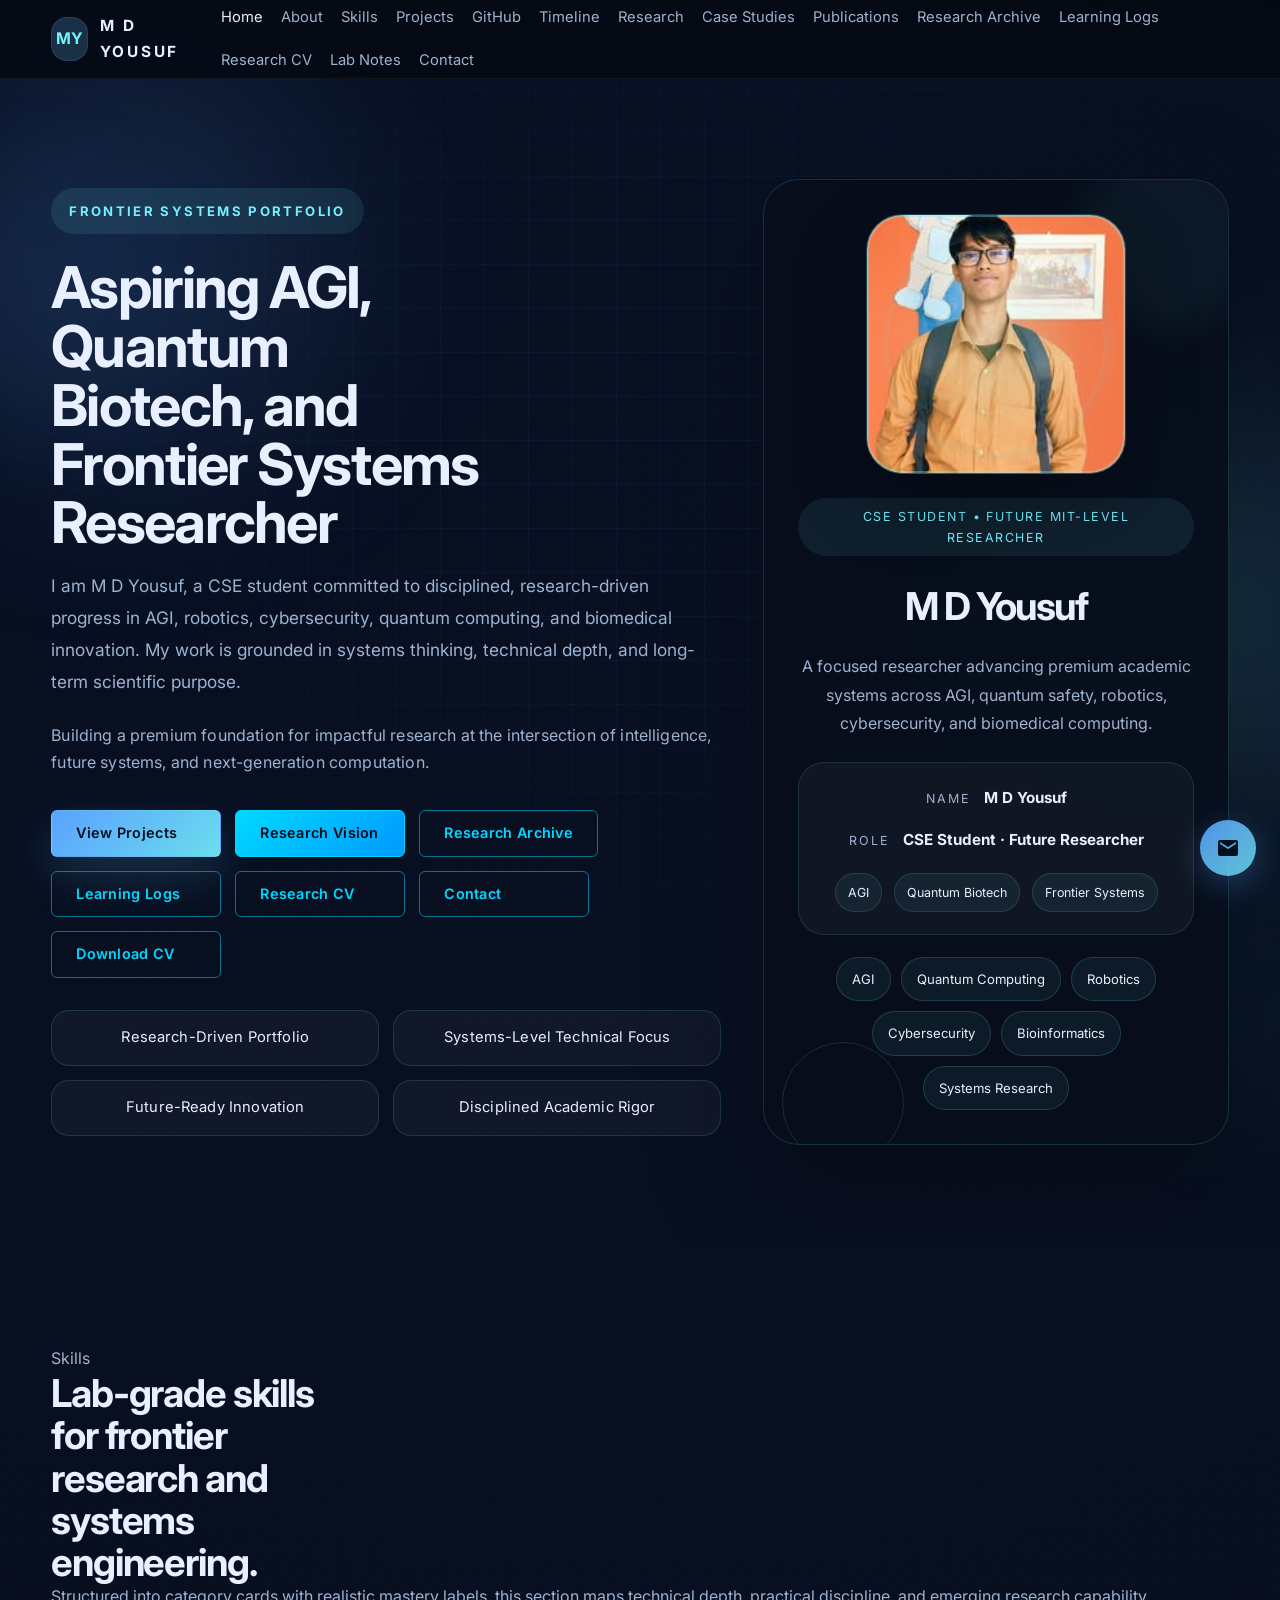
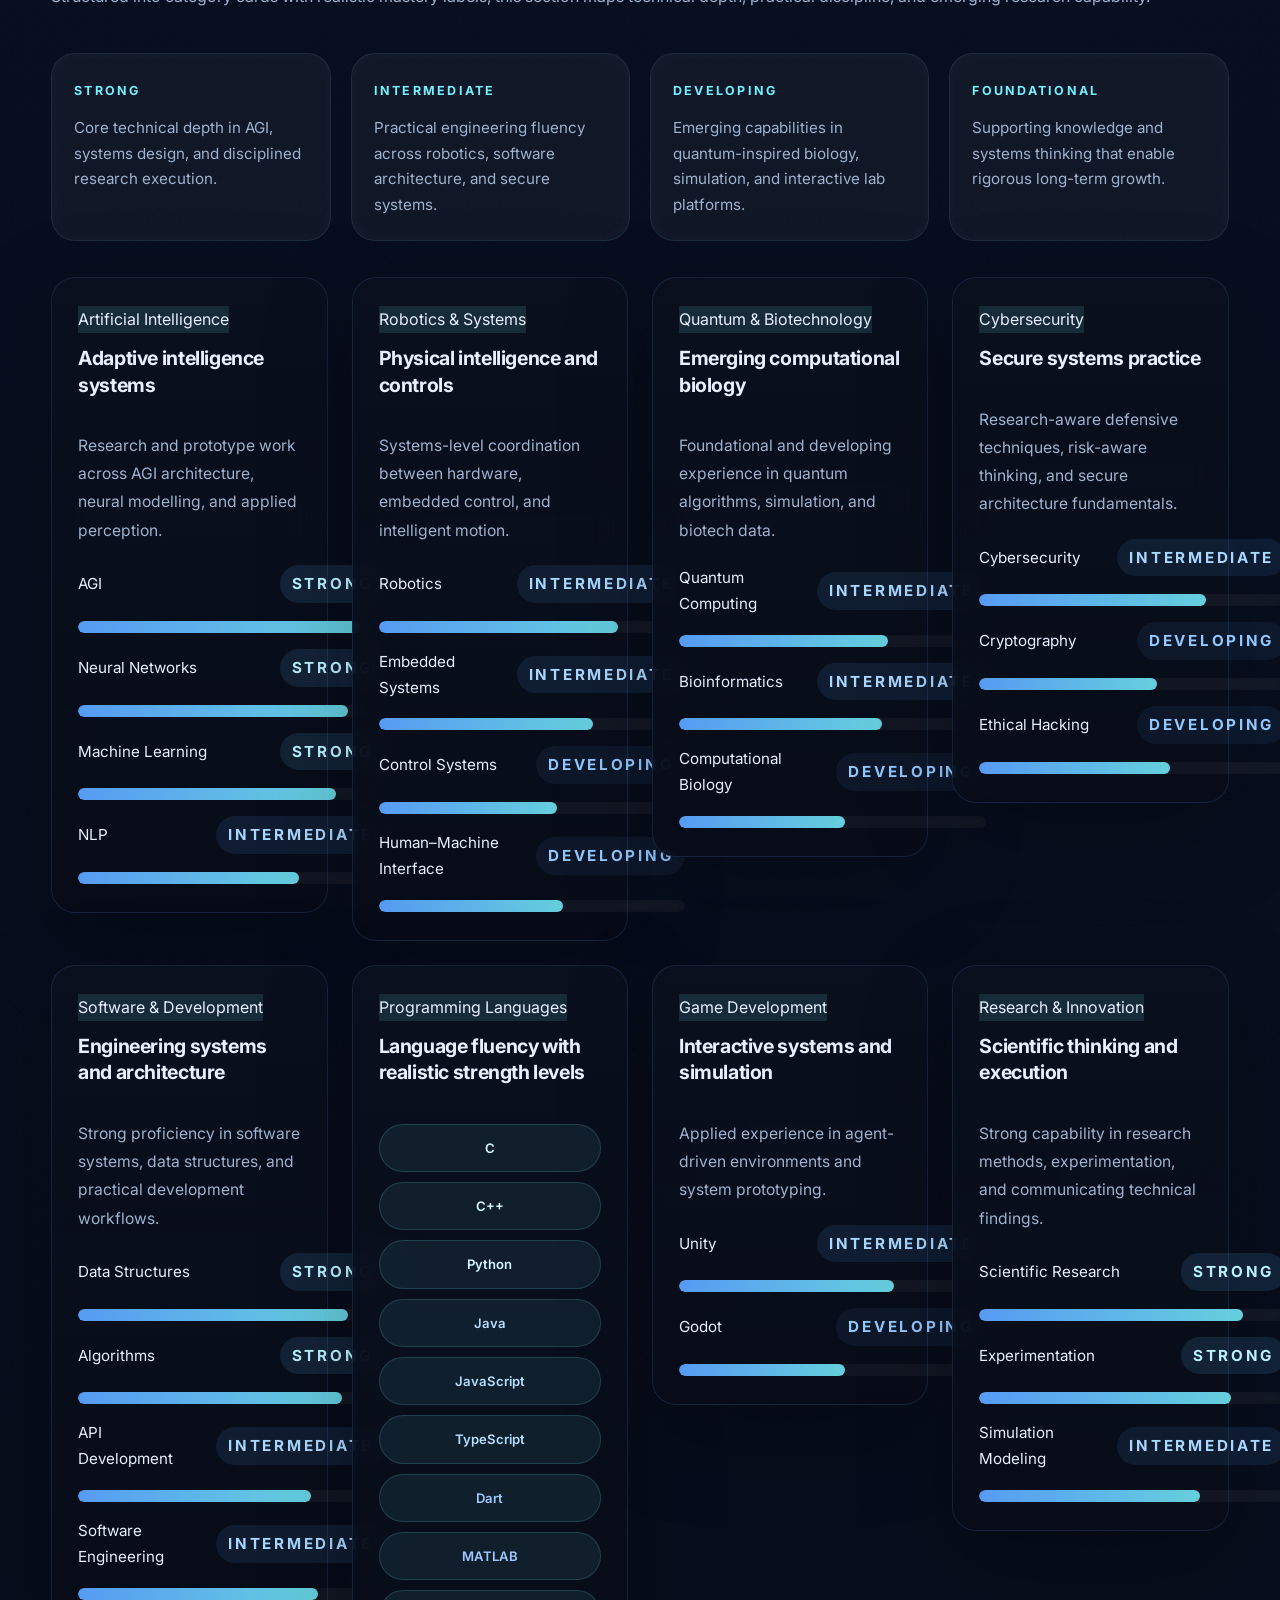
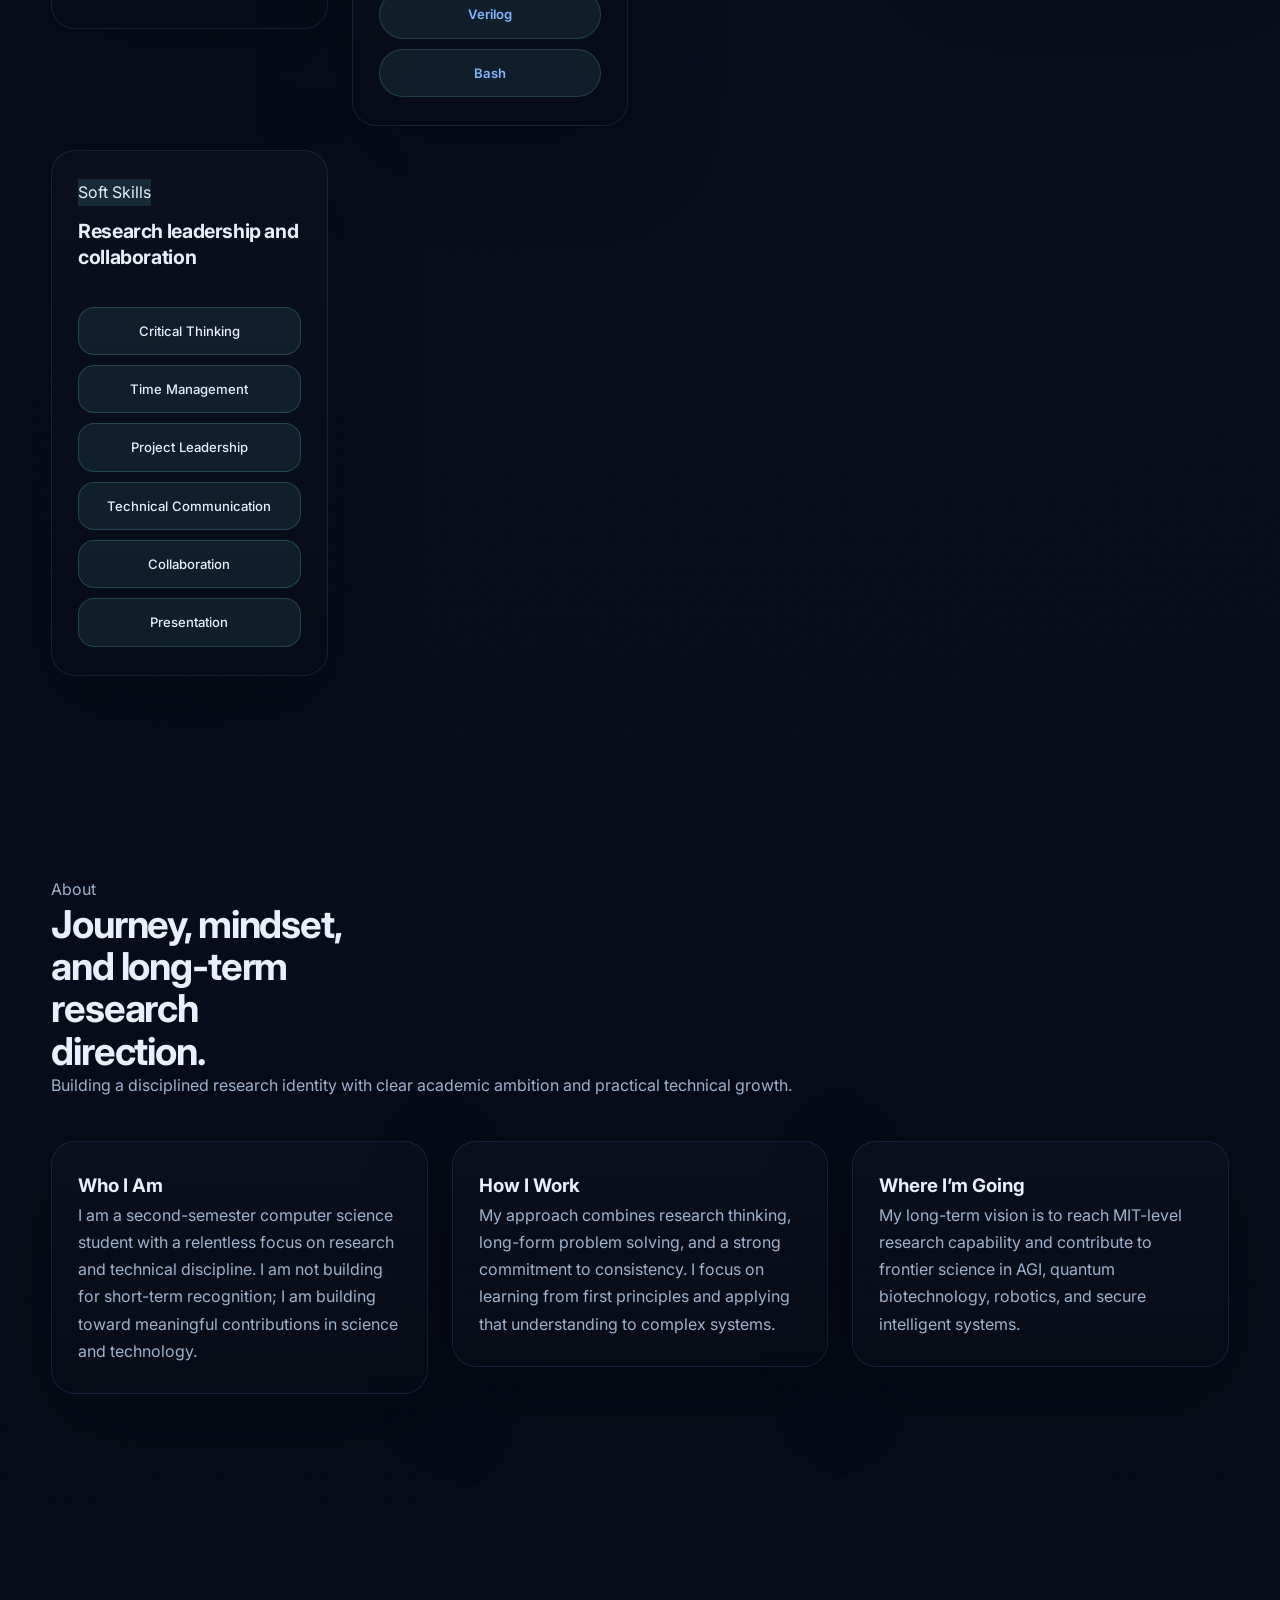
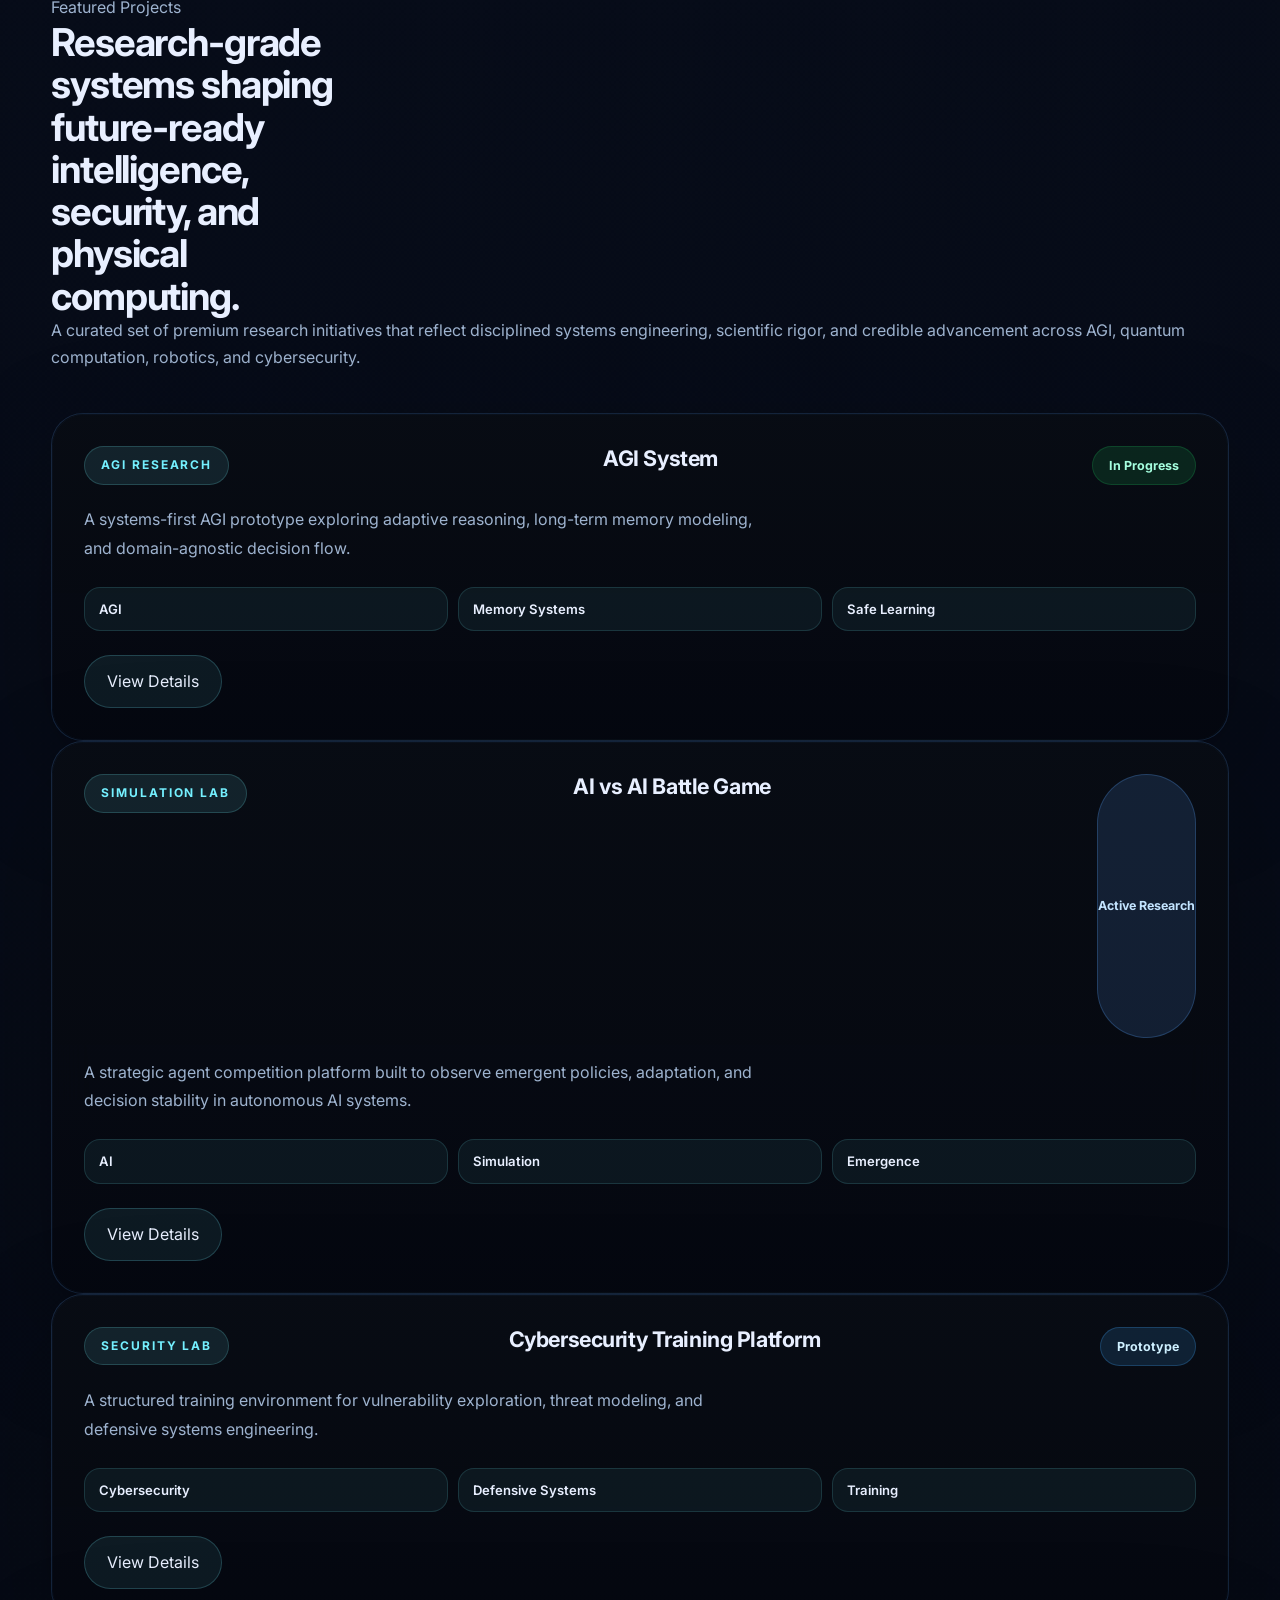
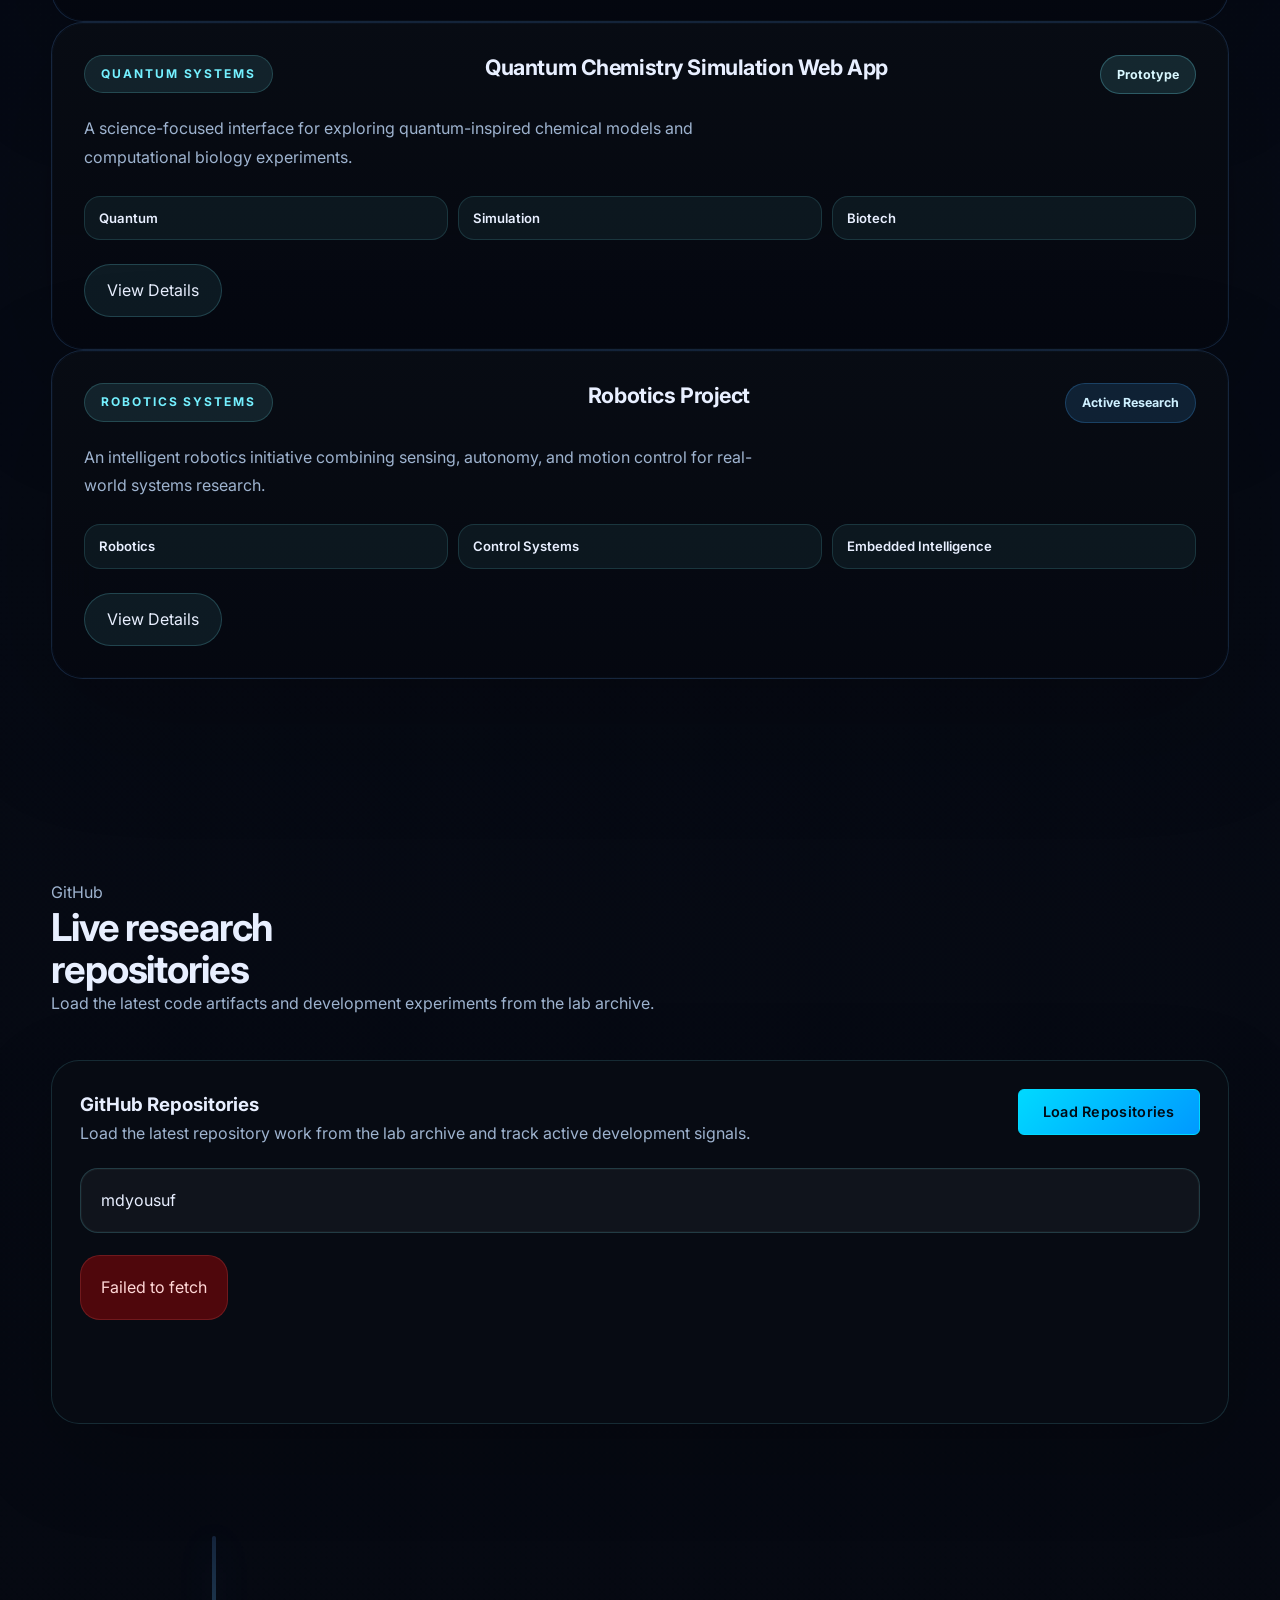
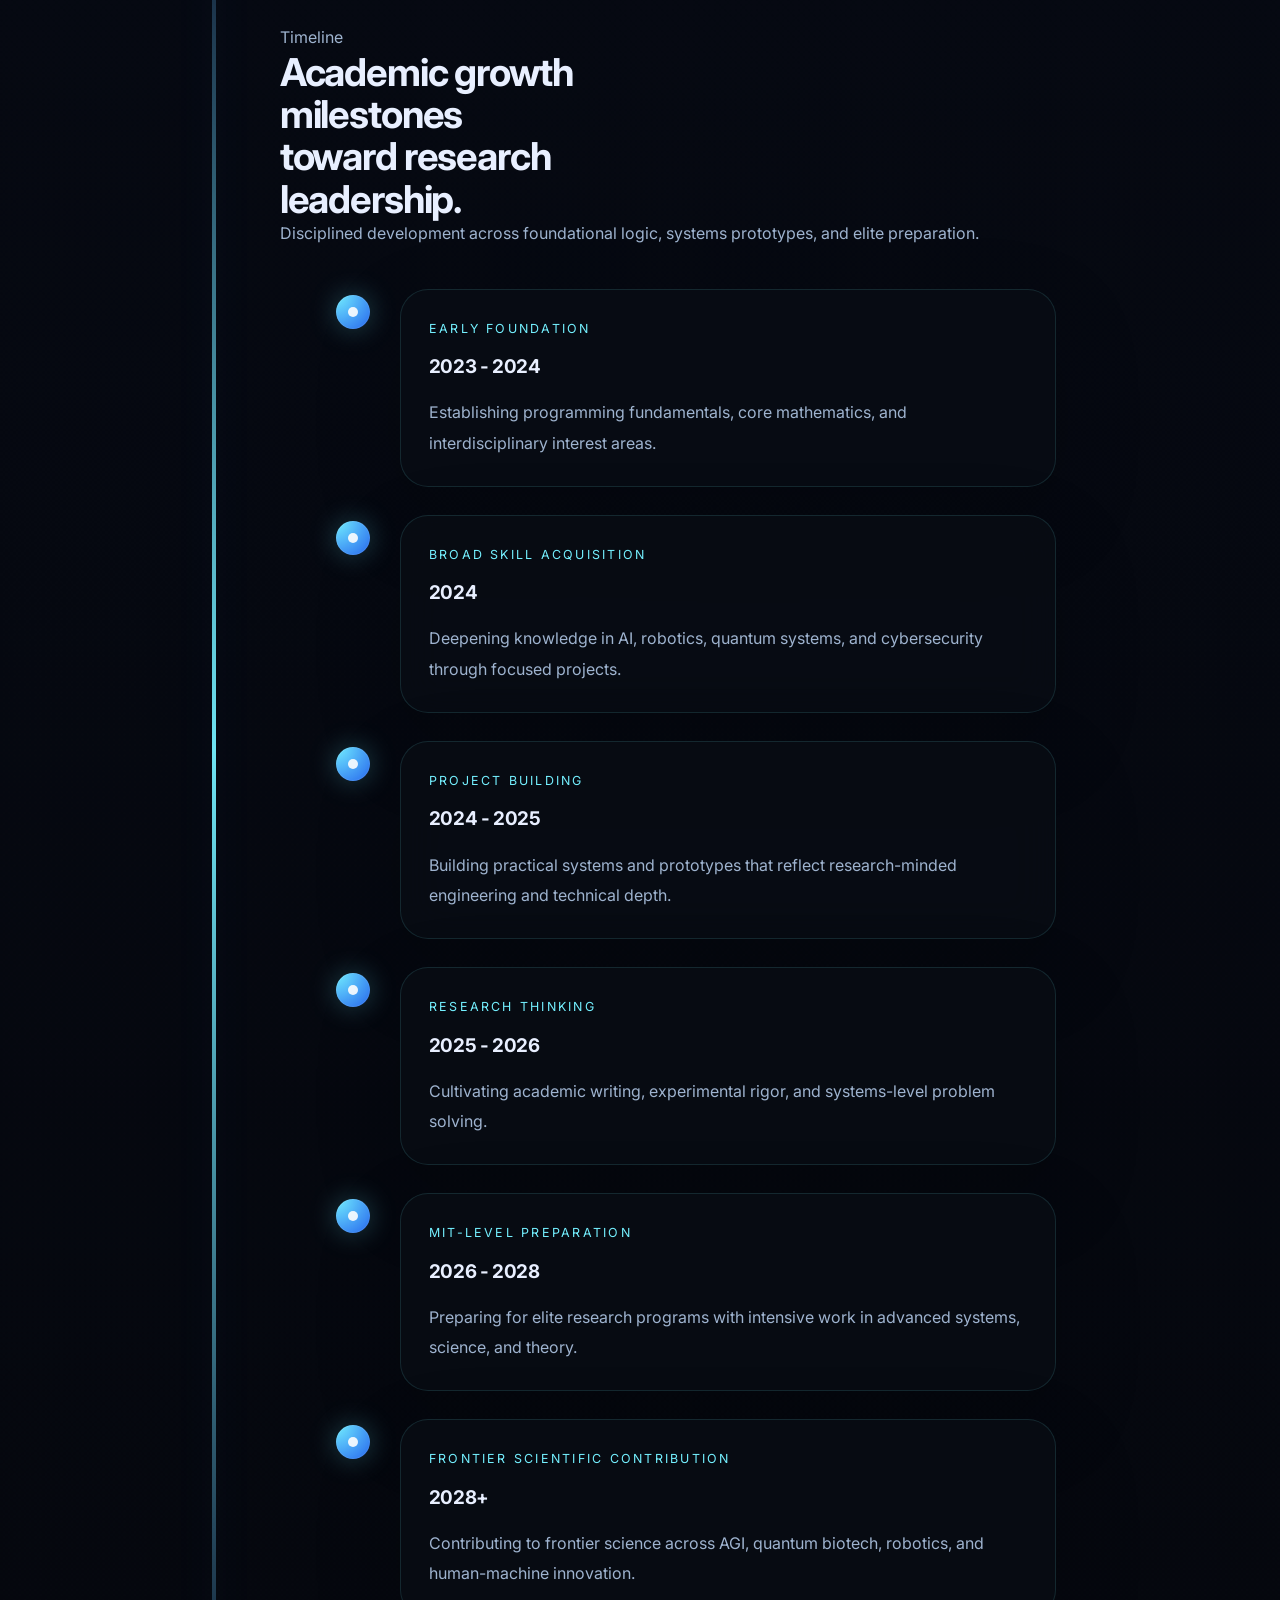
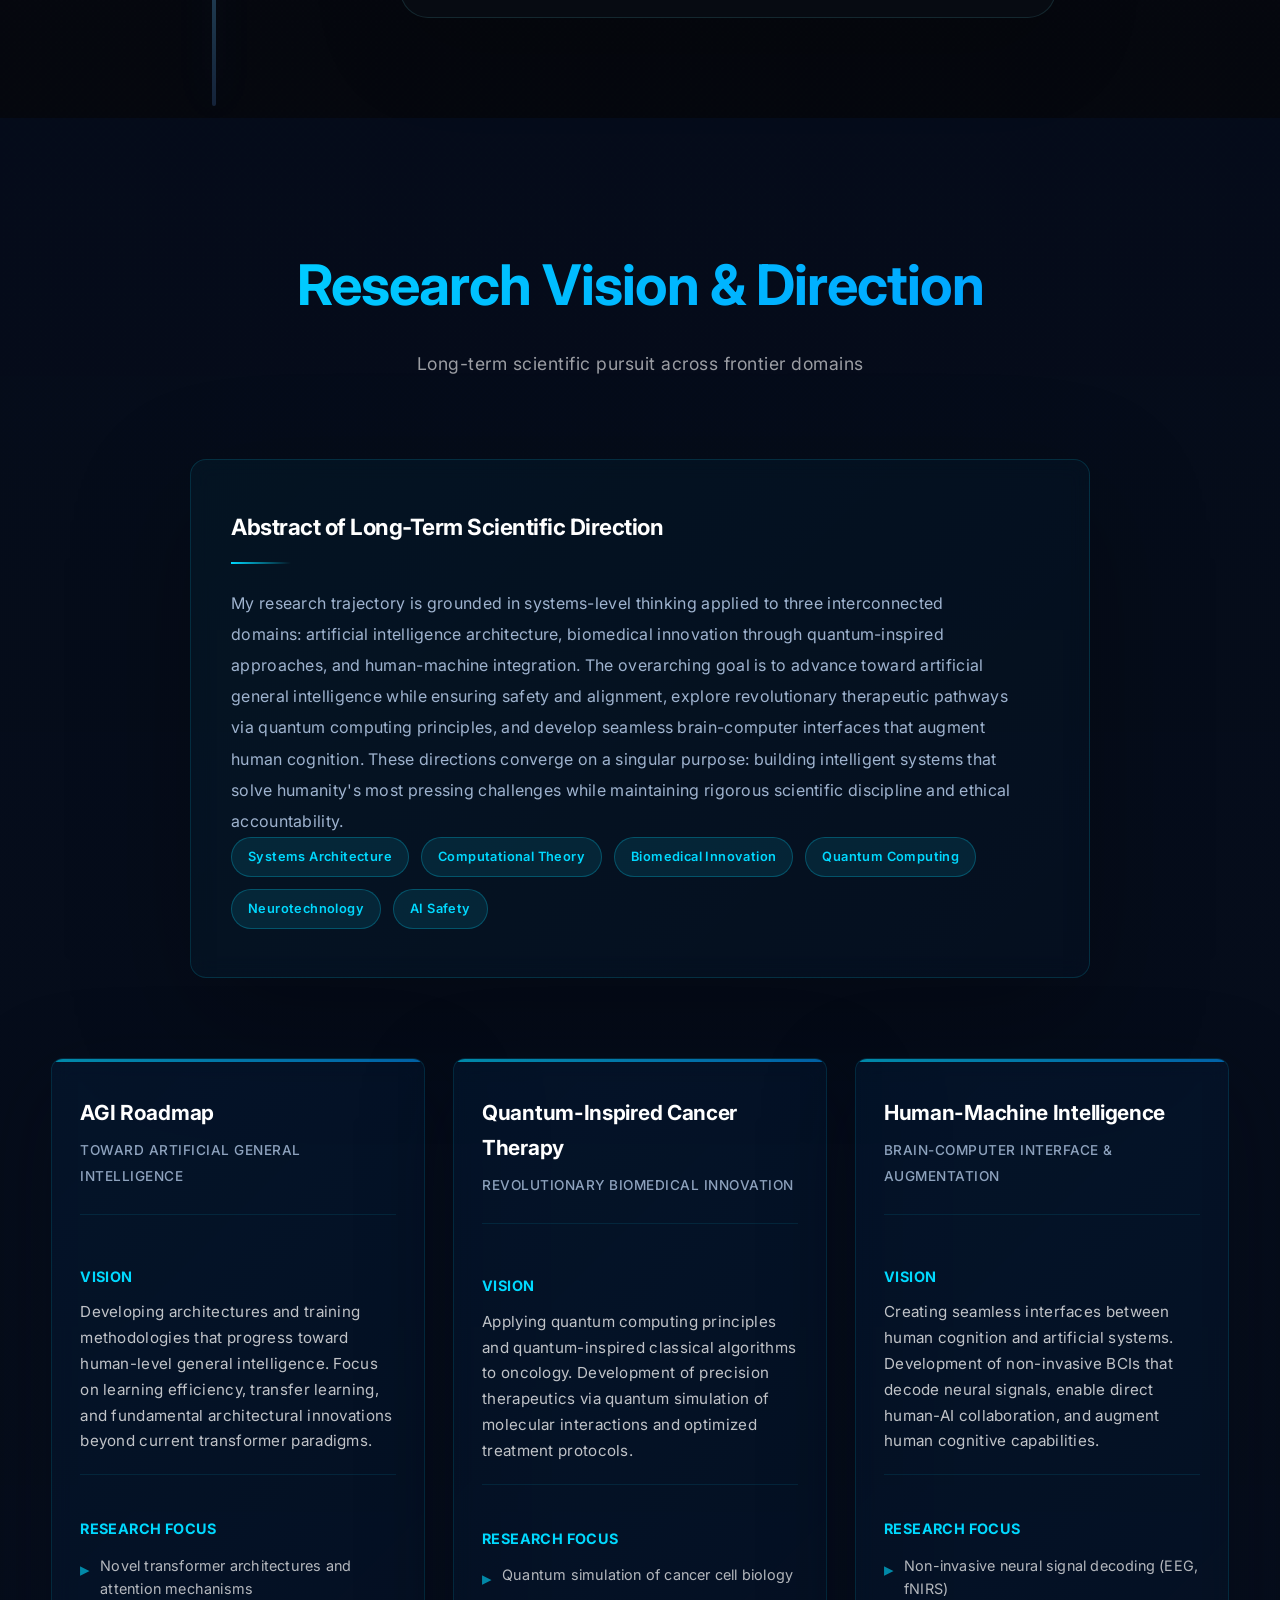
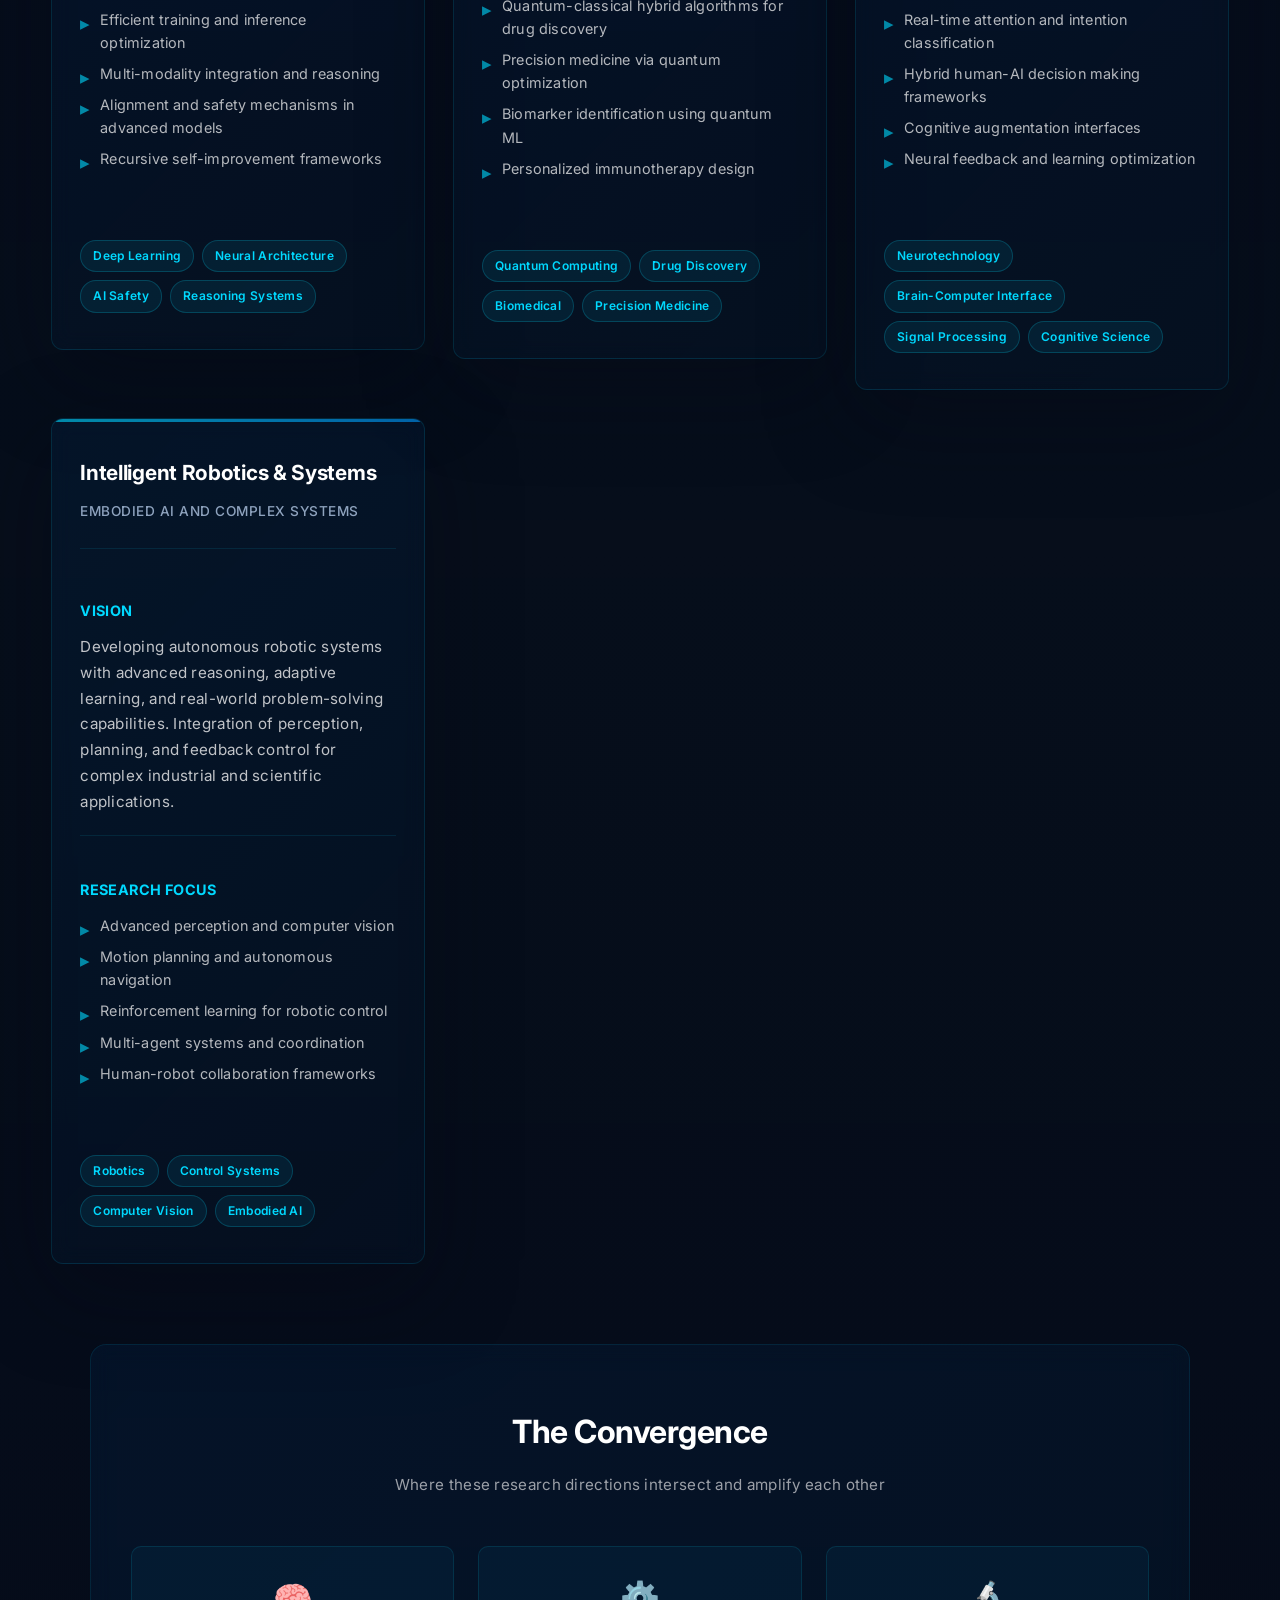
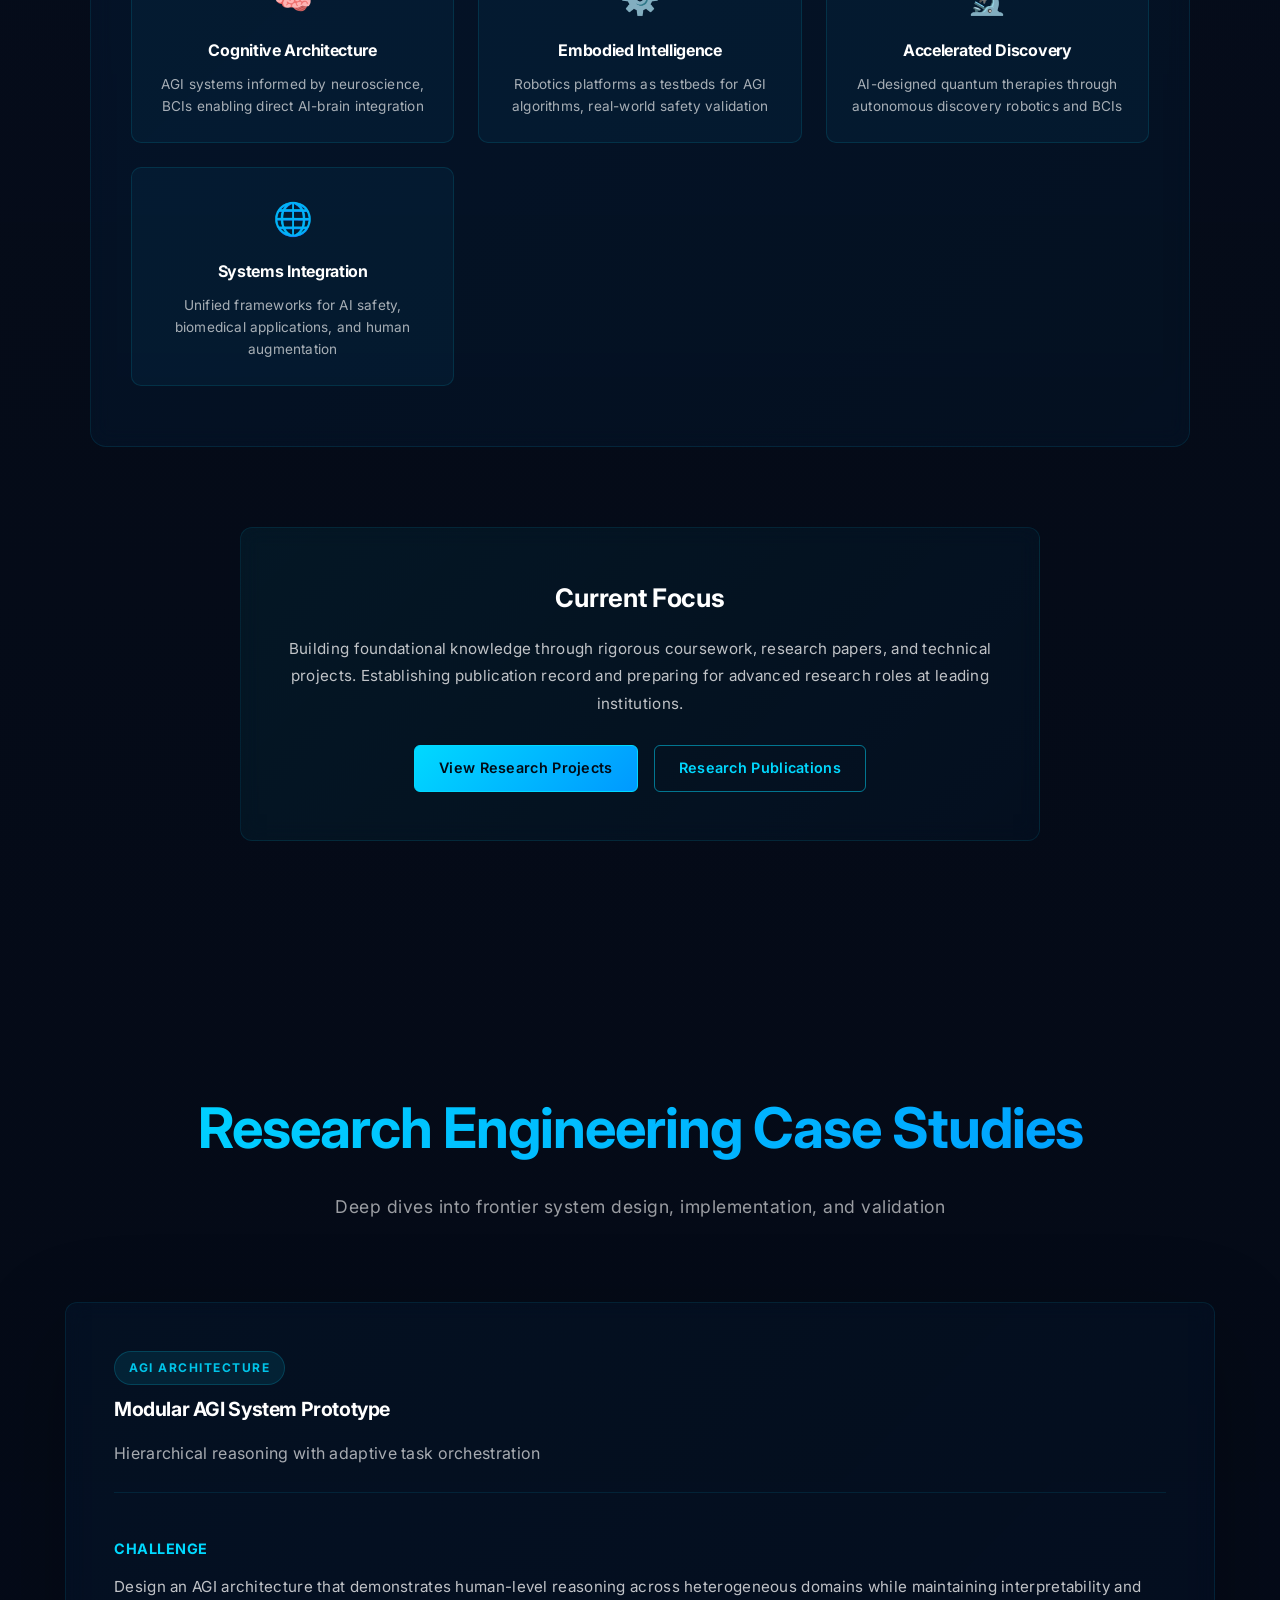
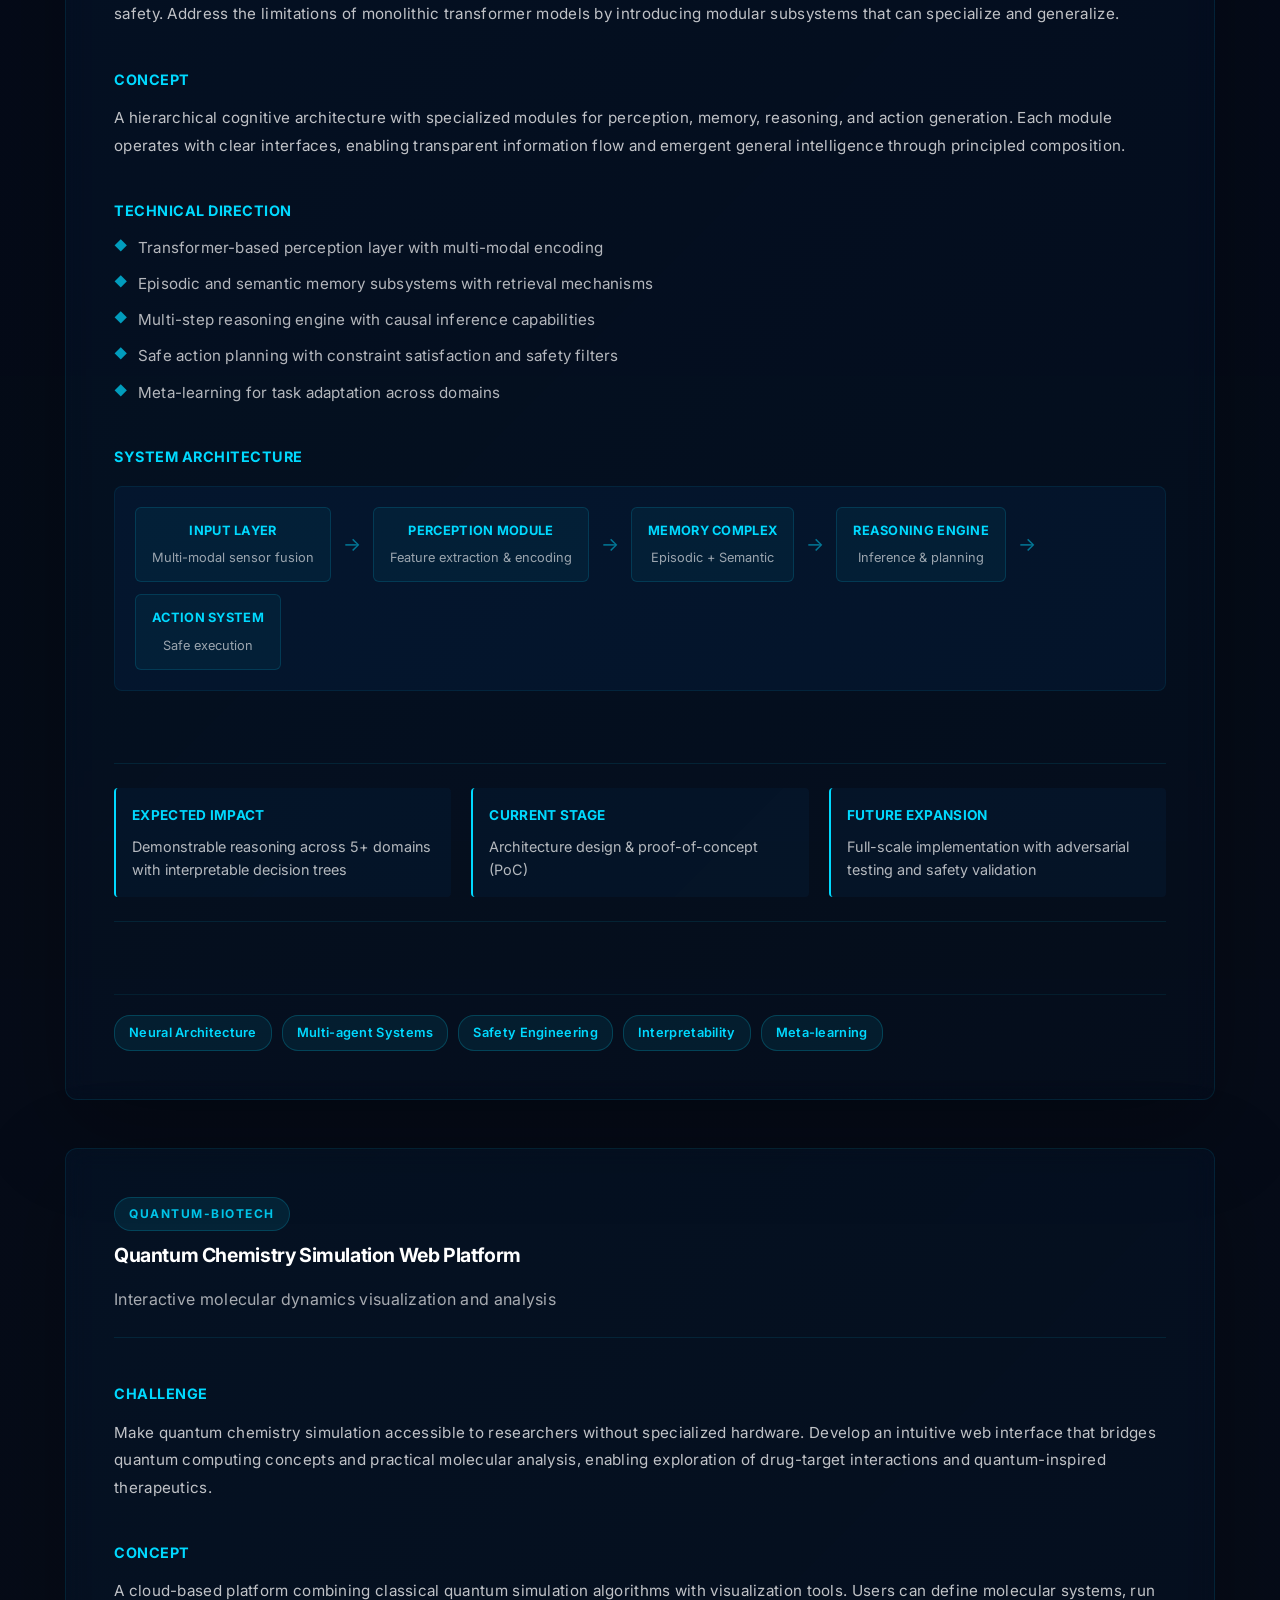
<file: index.html>
<!DOCTYPE html>
<html lang="en">

<head>
  <meta charset="UTF-8" />
  <meta name="viewport" content="width=device-width, initial-scale=1.0" />
  <title>M D Yousuf | Personal Research Lab for AGI, Quantum Biotech & Future Systems</title>
  <meta name="description"
    content="A personal lab website for ambitious research across AGI, quantum biotechnology, robotics, cybersecurity, and scientific innovation." />
  <link rel="preconnect" href="https://fonts.googleapis.com" />
  <link rel="preconnect" href="https://fonts.gstatic.com" crossorigin />
  <link href="https://fonts.googleapis.com/css2?family=Inter:wght@300;400;500;600;700;800&display=swap"
    rel="stylesheet" />
  <link rel="stylesheet" href="styles.css" />
  <link rel="stylesheet" href="research-styles.css" />
  <link rel="stylesheet" href="case-studies-styles.css" />
</head>

<body>
  <div class="bg-grid"></div>
  <div class="bg-glow bg-glow-1"></div>
  <div class="bg-glow bg-glow-2"></div>

  <header class="site-header">
    <div class="container nav">
      <a href="#hero" class="logo">
        <span class="logo-mark">MY</span>
        <span class="logo-text">M D Yousuf</span>
      </a>

      <button class="menu-toggle" id="menuToggle" aria-label="Toggle navigation">
        <span></span>
        <span></span>
        <span></span>
      </button>

      <nav class="nav-links" id="navLinks">
        <a href="#hero">Home</a>
        <a href="#about">About</a>
        <a href="#skills">Skills</a>
        <a href="#projects">Projects</a>
        <a href="#github">GitHub</a>
        <a href="#timeline">Timeline</a>
        <a href="#research">Research</a>
        <a href="#case-studies">Case Studies</a>
        <a href="#publications">Publications</a>
        <a href="publications.html">Research Archive</a>
        <a href="blog-section.html">Learning Logs</a>
        <a href="cv-section.html">Research CV</a>
        <a href="#blog">Lab Notes</a>
        <a href="contact.html">Contact</a>
      </nav>
    </div>
  </header>

  <main>
    <section id="hero" class="hero section">
      <div class="hero-overlay">
        <span class="floating-accent accent-1"></span>
        <span class="floating-accent accent-2"></span>
      </div>
      <div class="container hero-grid">
        <div class="hero-copy reveal">
          <span class="hero-badge">Frontier Systems Portfolio</span>
          <h1>Aspiring AGI, Quantum Biotech, and Frontier Systems Researcher</h1>
          <p class="hero-intro">
            I am M D Yousuf, a CSE student committed to disciplined, research-driven progress in AGI, robotics,
            cybersecurity, quantum computing, and biomedical innovation. My work is grounded in systems thinking,
            technical depth, and long-term scientific purpose.
          </p>
          <p class="hero-mission">
            Building a premium foundation for impactful research at the intersection of intelligence, future systems, and
            next-generation computation.
          </p>
          <div class="hero-actions">
            <a href="#projects" class="btn btn-primary">View Projects</a>
            <a href="#research" class="btn btn-secondary">Research Vision</a>
            <a href="publications.html" class="btn btn-outline">Research Archive</a>
            <a href="blog-section.html" class="btn btn-outline">Learning Logs</a>
            <a href="cv-section.html" class="btn btn-outline">Research CV</a>
            <a href="contact.html" class="btn btn-outline">Contact</a>
            <a href="cv.pdf" class="btn btn-outline">Download CV</a>
          </div>

          <div class="stat-grid">
            <span>Research-Driven Portfolio</span>
            <span>Systems-Level Technical Focus</span>
            <span>Future-Ready Innovation</span>
            <span>Disciplined Academic Rigor</span>
          </div>
        </div>

        <aside class="hero-panel reveal">
          <div class="panel-accent"></div>
          <div class="profile-card">
            <div class="profile-avatar-frame">
              <img src="profile.jpg" alt="M D Yousuf profile portrait" />
              <div class="avatar-ring"></div>
              <div class="avatar-glow"></div>
              <div class="avatar-orbit"></div>
            </div>
            <div class="profile-info">
              <p class="eyebrow profile-eyebrow">CSE Student • Future MIT-Level Researcher</p>
              <h2>M D Yousuf</h2>
              <p class="profile-position">
                A focused researcher advancing premium academic systems across AGI, quantum safety, robotics,
                cybersecurity, and biomedical computing.
              </p>
              <div class="identity-card">
                <div>
                  <span class="identity-label">Name</span>
                  <strong>M D Yousuf</strong>
                </div>
                <div>
                  <span class="identity-label">Role</span>
                  <strong>CSE Student · Future Researcher</strong>
                </div>
                <div class="identity-tags">
                  <span>AGI</span>
                  <span>Quantum Biotech</span>
                  <span>Frontier Systems</span>
                </div>
              </div>
              <div class="profile-tags">
                <span>AGI</span>
                <span>Quantum Computing</span>
                <span>Robotics</span>
                <span>Cybersecurity</span>
                <span>Bioinformatics</span>
                <span>Systems Research</span>
              </div>
            </div>
          </div>
        </aside>
      </div>
    </section>

    <section id="skills" class="skills section">
      <div class="container">
        <div class="section-heading reveal">
          <p class="eyebrow">Skills</p>
          <h2>Lab-grade skills for frontier research and systems engineering.</h2>
          <p>
            Structured into category cards with realistic mastery labels, this section maps technical depth, practical
            discipline, and emerging research capability.
          </p>
        </div>

        <div class="skills-meta reveal">
          <div class="skills-summary">
            <span class="skill-status strong">Strong</span>
            <p>Core technical depth in AGI, systems design, and disciplined research execution.</p>
          </div>
          <div class="skills-summary">
            <span class="skill-status intermediate">Intermediate</span>
            <p>Practical engineering fluency across robotics, software architecture, and secure systems.</p>
          </div>
          <div class="skills-summary">
            <span class="skill-status developing">Developing</span>
            <p>Emerging capabilities in quantum-inspired biology, simulation, and interactive lab platforms.</p>
          </div>
          <div class="skills-summary">
            <span class="skill-status foundational">Foundational</span>
            <p>Supporting knowledge and systems thinking that enable rigorous long-term growth.</p>
          </div>
        </div>

        <div class="skills-grid reveal">
          <article class="skill-card">
            <div class="skill-card-header">
              <span class="skill-chip category">Artificial Intelligence</span>
              <h3>Adaptive intelligence systems</h3>
            </div>
            <p class="skill-copy">Research and prototype work across AGI architecture, neural modelling, and applied perception.</p>
            <div class="skill-list">
              <div class="skill-row">
                <span>AGI</span>
                <span class="skill-level strong">Strong</span>
                <div class="skill-bar"><div class="skill-fill" data-value="92"></div></div>
              </div>
              <div class="skill-row">
                <span>Neural Networks</span>
                <span class="skill-level strong">Strong</span>
                <div class="skill-bar"><div class="skill-fill" data-value="88"></div></div>
              </div>
              <div class="skill-row">
                <span>Machine Learning</span>
                <span class="skill-level strong">Strong</span>
                <div class="skill-bar"><div class="skill-fill" data-value="84"></div></div>
              </div>
              <div class="skill-row">
                <span>NLP</span>
                <span class="skill-level intermediate">Intermediate</span>
                <div class="skill-bar"><div class="skill-fill" data-value="72"></div></div>
              </div>
            </div>
          </article>

          <article class="skill-card">
            <div class="skill-card-header">
              <span class="skill-chip category">Robotics & Systems</span>
              <h3>Physical intelligence and controls</h3>
            </div>
            <p class="skill-copy">Systems-level coordination between hardware, embedded control, and intelligent motion.</p>
            <div class="skill-list">
              <div class="skill-row">
                <span>Robotics</span>
                <span class="skill-level intermediate">Intermediate</span>
                <div class="skill-bar"><div class="skill-fill" data-value="78"></div></div>
              </div>
              <div class="skill-row">
                <span>Embedded Systems</span>
                <span class="skill-level intermediate">Intermediate</span>
                <div class="skill-bar"><div class="skill-fill" data-value="70"></div></div>
              </div>
              <div class="skill-row">
                <span>Control Systems</span>
                <span class="skill-level developing">Developing</span>
                <div class="skill-bar"><div class="skill-fill" data-value="58"></div></div>
              </div>
              <div class="skill-row">
                <span>Human–Machine Interface</span>
                <span class="skill-level developing">Developing</span>
                <div class="skill-bar"><div class="skill-fill" data-value="60"></div></div>
              </div>
            </div>
          </article>

          <article class="skill-card">
            <div class="skill-card-header">
              <span class="skill-chip category">Quantum & Biotechnology</span>
              <h3>Emerging computational biology</h3>
            </div>
            <p class="skill-copy">Foundational and developing experience in quantum algorithms, simulation, and biotech data.</p>
            <div class="skill-list">
              <div class="skill-row">
                <span>Quantum Computing</span>
                <span class="skill-level intermediate">Intermediate</span>
                <div class="skill-bar"><div class="skill-fill" data-value="68"></div></div>
              </div>
              <div class="skill-row">
                <span>Bioinformatics</span>
                <span class="skill-level intermediate">Intermediate</span>
                <div class="skill-bar"><div class="skill-fill" data-value="66"></div></div>
              </div>
              <div class="skill-row">
                <span>Computational Biology</span>
                <span class="skill-level developing">Developing</span>
                <div class="skill-bar"><div class="skill-fill" data-value="54"></div></div>
              </div>
            </div>
          </article>

          <article class="skill-card">
            <div class="skill-card-header">
              <span class="skill-chip category">Cybersecurity</span>
              <h3>Secure systems practice</h3>
            </div>
            <p class="skill-copy">Research-aware defensive techniques, risk-aware thinking, and secure architecture fundamentals.</p>
            <div class="skill-list">
              <div class="skill-row">
                <span>Cybersecurity</span>
                <span class="skill-level intermediate">Intermediate</span>
                <div class="skill-bar"><div class="skill-fill" data-value="74"></div></div>
              </div>
              <div class="skill-row">
                <span>Cryptography</span>
                <span class="skill-level developing">Developing</span>
                <div class="skill-bar"><div class="skill-fill" data-value="58"></div></div>
              </div>
              <div class="skill-row">
                <span>Ethical Hacking</span>
                <span class="skill-level developing">Developing</span>
                <div class="skill-bar"><div class="skill-fill" data-value="62"></div></div>
              </div>
            </div>
          </article>

          <article class="skill-card">
            <div class="skill-card-header">
              <span class="skill-chip category">Software & Development</span>
              <h3>Engineering systems and architecture</h3>
            </div>
            <p class="skill-copy">Strong proficiency in software systems, data structures, and practical development workflows.</p>
            <div class="skill-list">
              <div class="skill-row">
                <span>Data Structures</span>
                <span class="skill-level strong">Strong</span>
                <div class="skill-bar"><div class="skill-fill" data-value="88"></div></div>
              </div>
              <div class="skill-row">
                <span>Algorithms</span>
                <span class="skill-level strong">Strong</span>
                <div class="skill-bar"><div class="skill-fill" data-value="86"></div></div>
              </div>
              <div class="skill-row">
                <span>API Development</span>
                <span class="skill-level intermediate">Intermediate</span>
                <div class="skill-bar"><div class="skill-fill" data-value="76"></div></div>
              </div>
              <div class="skill-row">
                <span>Software Engineering</span>
                <span class="skill-level intermediate">Intermediate</span>
                <div class="skill-bar"><div class="skill-fill" data-value="78"></div></div>
              </div>
            </div>
          </article>

          <article class="skill-card">
            <div class="skill-card-header">
              <span class="skill-chip category">Programming Languages</span>
              <h3>Language fluency with realistic strength levels</h3>
            </div>
            <div class="language-grid skill-language-grid">
              <span class="language-pill strong">C</span>
              <span class="language-pill strong">C++</span>
              <span class="language-pill strong">Python</span>
              <span class="language-pill intermediate">Java</span>
              <span class="language-pill intermediate">JavaScript</span>
              <span class="language-pill intermediate">TypeScript</span>
              <span class="language-pill developing">Dart</span>
              <span class="language-pill developing">MATLAB</span>
              <span class="language-pill foundational">Verilog</span>
              <span class="language-pill foundational">Bash</span>
            </div>
          </article>

          <article class="skill-card">
            <div class="skill-card-header">
              <span class="skill-chip category">Game Development</span>
              <h3>Interactive systems and simulation</h3>
            </div>
            <p class="skill-copy">Applied experience in agent-driven environments and system prototyping.</p>
            <div class="skill-list">
              <div class="skill-row">
                <span>Unity</span>
                <span class="skill-level intermediate">Intermediate</span>
                <div class="skill-bar"><div class="skill-fill" data-value="70"></div></div>
              </div>
              <div class="skill-row">
                <span>Godot</span>
                <span class="skill-level developing">Developing</span>
                <div class="skill-bar"><div class="skill-fill" data-value="54"></div></div>
              </div>
            </div>
          </article>

          <article class="skill-card">
            <div class="skill-card-header">
              <span class="skill-chip category">Research & Innovation</span>
              <h3>Scientific thinking and execution</h3>
            </div>
            <p class="skill-copy">Strong capability in research methods, experimentation, and communicating technical findings.</p>
            <div class="skill-list">
              <div class="skill-row">
                <span>Scientific Research</span>
                <span class="skill-level strong">Strong</span>
                <div class="skill-bar"><div class="skill-fill" data-value="86"></div></div>
              </div>
              <div class="skill-row">
                <span>Experimentation</span>
                <span class="skill-level strong">Strong</span>
                <div class="skill-bar"><div class="skill-fill" data-value="82"></div></div>
              </div>
              <div class="skill-row">
                <span>Simulation Modeling</span>
                <span class="skill-level intermediate">Intermediate</span>
                <div class="skill-bar"><div class="skill-fill" data-value="72"></div></div>
              </div>
            </div>
          </article>

          <article class="skill-card">
            <div class="skill-card-header">
              <span class="skill-chip category">Soft Skills</span>
              <h3>Research leadership and collaboration</h3>
            </div>
            <div class="skill-tag-list">
              <span>Critical Thinking</span>
              <span>Time Management</span>
              <span>Project Leadership</span>
              <span>Technical Communication</span>
              <span>Collaboration</span>
              <span>Presentation</span>
            </div>
          </article>
        </div>
      </div>
    </section>

    <section id="about" class="about section">
      <div class="container">
        <div class="section-heading reveal">
          <p class="eyebrow">About</p>
          <h2>Journey, mindset, and long-term research direction.</h2>
          <p>Building a disciplined research identity with clear academic ambition and practical technical growth.</p>
        </div>
        <div class="about-grid">
          <article class="glass-card reveal">
            <h3>Who I Am</h3>
            <p>
              I am a second-semester computer science student with a relentless focus on research and technical
              discipline. I am not building for short-term recognition; I am building toward meaningful contributions in
              science and technology.
            </p>
          </article>
          <article class="glass-card reveal">
            <h3>How I Work</h3>
            <p>
              My approach combines research thinking, long-form problem solving, and a strong commitment to consistency.
              I focus on learning from first principles and applying that understanding to complex systems.
            </p>
          </article>
          <article class="glass-card reveal">
            <h3>Where I’m Going</h3>
            <p>
              My long-term vision is to reach MIT-level research capability and contribute to frontier science in AGI,
              quantum biotechnology, robotics, and secure intelligent systems.
            </p>
          </article>
        </div>
      </div>
    </section>
    <section id="projects" class="projects section">
      <div class="container">
        <div class="section-heading reveal">
          <p class="eyebrow">Featured Projects</p>
          <h2>Research-grade systems shaping future-ready intelligence, security, and physical computing.</h2>
          <p>
            A curated set of premium research initiatives that reflect disciplined systems engineering, scientific rigor,
            and credible advancement across AGI, quantum computation, robotics, and cybersecurity.
          </p>
        </div>

        <div class="projects-grid reveal">
          <article class="project-card">
            <div class="project-top">
              <span class="project-label">AGI Research</span>
              <h3>AGI System</h3>
              <span class="status in-progress">In Progress</span>
            </div>
            <p>
              A systems-first AGI prototype exploring adaptive reasoning, long-term memory modeling, and domain-agnostic
              decision flow.
            </p>
            <div class="tag-cloud">
              <span>AGI</span>
              <span>Memory Systems</span>
              <span>Safe Learning</span>
            </div>
            <button type="button" class="demo-btn" data-title="AGI System"
              data-demo="A systems-first AGI prototype designed for research into adaptive reasoning, memory modeling, and robust decision flows. The project is framed around scalable intelligence and controlled system behavior for future-aware research." aria-label="View AGI System details">View Details</button>
          </article>

          <article class="project-card">
            <div class="project-top">
              <span class="project-label">Simulation Lab</span>
              <h3>AI vs AI Battle Game</h3>
              <span class="status research">Active Research</span>
            </div>
            <p>
              A strategic agent competition platform built to observe emergent policies, adaptation, and decision stability
              in autonomous AI systems.
            </p>
            <div class="tag-cloud">
              <span>AI</span>
              <span>Simulation</span>
              <span>Emergence</span>
            </div>
            <button type="button" class="demo-btn" data-title="AI vs AI Battle Game"
              data-demo="A research platform for comparing trained agents in competitive environments. This work studies emergent behavior, strategy transfer, and agents that learn from interaction across repeated matches." aria-label="View AI vs AI Battle Game details">View Details</button>
          </article>

          <article class="project-card">
            <div class="project-top">
              <span class="project-label">Security Lab</span>
              <h3>Cybersecurity Training Platform</h3>
              <span class="status active">Prototype</span>
            </div>
            <p>
              A structured training environment for vulnerability exploration, threat modeling, and defensive systems
              engineering.
            </p>
            <div class="tag-cloud">
              <span>Cybersecurity</span>
              <span>Defensive Systems</span>
              <span>Training</span>
            </div>
            <button type="button" class="demo-btn" data-title="Cybersecurity Training Platform"
              data-demo="A research-backed platform for ethical hacking, structured vulnerability analysis, and immersive security training. The platform is designed around defensive maturity, systems readiness, and applied security science." aria-label="View Cybersecurity Training Platform details">View Details</button>
          </article>

          <article class="project-card">
            <div class="project-top">
              <span class="project-label">Quantum Systems</span>
              <h3>Quantum Chemistry Simulation Web App</h3>
              <span class="status prototype">Prototype</span>
            </div>
            <p>
              A science-focused interface for exploring quantum-inspired chemical models and computational biology
              experiments.
            </p>
            <div class="tag-cloud">
              <span>Quantum</span>
              <span>Simulation</span>
              <span>Biotech</span>
            </div>
            <button type="button" class="demo-btn" data-title="Quantum Chemistry Simulation Web App"
              data-demo="A research-oriented app for visualizing quantum-inspired chemical systems and exploratory computational biology. It is built to support scientific experimentation, data-driven insight, and disciplined lab workflows." aria-label="View Quantum Chemistry Simulation Web App details">View Details</button>
          </article>

          <article class="project-card">
            <div class="project-top">
              <span class="project-label">Robotics Systems</span>
              <h3>Robotics Project</h3>
              <span class="status active">Active Research</span>
            </div>
            <p>
              An intelligent robotics initiative combining sensing, autonomy, and motion control for real-world systems
              research.
            </p>
            <div class="tag-cloud">
              <span>Robotics</span>
              <span>Control Systems</span>
              <span>Embedded Intelligence</span>
            </div>
            <button type="button" class="demo-btn" data-title="Robotics Project"
              data-demo="A robotics initiative focused on intelligent autonomy, real-time perception, and control systems. The work explores how software intelligence integrates with physical machinery for practical research outcomes." aria-label="View Robotics Project details">View Details</button>
          </article>
        </div>
      </div>
    </section>

    <section id="github" class="github section">
      <div class="container">
        <div class="section-heading reveal">
          <p class="eyebrow">GitHub</p>
          <h2>Live research repositories</h2>
          <p>Load the latest code artifacts and development experiments from the lab archive.</p>
        </div>

        <div class="github-card glass-card reveal" data-default-username="mdyousuf">
          <div class="github-head">
            <div>
              <h3>GitHub Repositories</h3>
              <p>Load the latest repository work from the lab archive and track active development signals.</p>
            </div>
            <button id="loadGithubBtn" class="btn btn-secondary small-btn">Load Repositories</button>
          </div>

          <div class="github-input-wrap">
            <input type="text" id="githubUsername" placeholder="Enter GitHub username" value="mdyousuf" />
          </div>

          <div id="githubResult" class="github-result" aria-live="polite">
            <p class="state-message muted">Click the button to load repositories from GitHub.</p>
          </div>
        </div>
      </div>
    </section>

    <section id="timeline" class="timeline section">
      <div class="container">
        <div class="section-heading reveal">
          <p class="eyebrow">Timeline</p>
          <h2>Academic growth milestones toward research leadership.</h2>
          <p>Disciplined development across foundational logic, systems prototypes, and elite preparation.</p>
        </div>
        <div class="timeline">
          <div class="timeline-item reveal">
            <div class="timeline-dot"></div>
            <div class="timeline-content glass-card">
              <span class="timeline-date">Early Foundation</span>
              <h3>2023 - 2024</h3>
              <p>Establishing programming fundamentals, core mathematics, and interdisciplinary interest areas.</p>
            </div>
          </div>
          <div class="timeline-item reveal">
            <div class="timeline-dot"></div>
            <div class="timeline-content glass-card">
              <span class="timeline-date">Broad Skill Acquisition</span>
              <h3>2024</h3>
              <p>Deepening knowledge in AI, robotics, quantum systems, and cybersecurity through focused projects.</p>
            </div>
          </div>
          <div class="timeline-item reveal">
            <div class="timeline-dot"></div>
            <div class="timeline-content glass-card">
              <span class="timeline-date">Project Building</span>
              <h3>2024 - 2025</h3>
              <p>Building practical systems and prototypes that reflect research-minded engineering and technical depth.</p>
            </div>
          </div>
          <div class="timeline-item reveal">
            <div class="timeline-dot"></div>
            <div class="timeline-content glass-card">
              <span class="timeline-date">Research Thinking</span>
              <h3>2025 - 2026</h3>
              <p>Cultivating academic writing, experimental rigor, and systems-level problem solving.</p>
            </div>
          </div>
          <div class="timeline-item reveal">
            <div class="timeline-dot"></div>
            <div class="timeline-content glass-card">
              <span class="timeline-date">MIT-Level Preparation</span>
              <h3>2026 - 2028</h3>
              <p>Preparing for elite research programs with intensive work in advanced systems, science, and theory.</p>
            </div>
          </div>
          <div class="timeline-item reveal">
            <div class="timeline-dot"></div>
            <div class="timeline-content glass-card">
              <span class="timeline-date">Frontier Scientific Contribution</span>
              <h3>2028+</h3>
              <p>Contributing to frontier science across AGI, quantum biotech, robotics, and human-machine innovation.</p>
            </div>
          </div>
        </div>
      </div>
    </section>

    <!-- Research & Vision Section -->
    <section id="research" class="research section">
      <div class="container">
        <!-- Section Header -->
        <div class="section-header reveal">
          <h2>Research Vision & Direction</h2>
          <p class="section-subtitle">Long-term scientific pursuit across frontier domains</p>
        </div>

        <!-- Abstract Block -->
        <div class="research-abstract reveal">
          <div class="abstract-header">
            <h3 class="abstract-title">Abstract of Long-Term Scientific Direction</h3>
            <div class="abstract-divider"></div>
          </div>
          
          <p class="abstract-text">
            My research trajectory is grounded in systems-level thinking applied to three interconnected domains: artificial intelligence architecture, biomedical innovation through quantum-inspired approaches, and human-machine integration. The overarching goal is to advance toward artificial general intelligence while ensuring safety and alignment, explore revolutionary therapeutic pathways via quantum computing principles, and develop seamless brain-computer interfaces that augment human cognition. These directions converge on a singular purpose: building intelligent systems that solve humanity's most pressing challenges while maintaining rigorous scientific discipline and ethical accountability.
          </p>

          <div class="abstract-badges">
            <span class="badge">Systems Architecture</span>
            <span class="badge">Computational Theory</span>
            <span class="badge">Biomedical Innovation</span>
            <span class="badge">Quantum Computing</span>
            <span class="badge">Neurotechnology</span>
            <span class="badge">AI Safety</span>
          </div>
        </div>

        <!-- Research Directions Grid -->
        <div class="research-grid">
          <!-- Research Direction 1: AGI Roadmap -->
          <div class="research-card reveal" data-research="1">
            <div class="card-accent"></div>
            <div class="card-header">
              <h3 class="card-title">AGI Roadmap</h3>
              <p class="card-subtitle">Toward Artificial General Intelligence</p>
            </div>

            <div class="card-vision">
              <h4>Vision</h4>
              <p>
                Developing architectures and training methodologies that progress toward human-level general intelligence. Focus on learning efficiency, transfer learning, and fundamental architectural innovations beyond current transformer paradigms.
              </p>
            </div>

            <div class="card-focus">
              <h4>Research Focus</h4>
              <ul class="focus-list">
                <li>Novel transformer architectures and attention mechanisms</li>
                <li>Efficient training and inference optimization</li>
                <li>Multi-modality integration and reasoning</li>
                <li>Alignment and safety mechanisms in advanced models</li>
                <li>Recursive self-improvement frameworks</li>
              </ul>
            </div>

            <div class="card-tags">
              <span class="tag">Deep Learning</span>
              <span class="tag">Neural Architecture</span>
              <span class="tag">AI Safety</span>
              <span class="tag">Reasoning Systems</span>
            </div>
          </div>

          <!-- Research Direction 2: Quantum-Inspired Cancer Therapy -->
          <div class="research-card reveal" data-research="2">
            <div class="card-accent"></div>
            <div class="card-header">
              <h3 class="card-title">Quantum-Inspired Cancer Therapy</h3>
              <p class="card-subtitle">Revolutionary Biomedical Innovation</p>
            </div>

            <div class="card-vision">
              <h4>Vision</h4>
              <p>
                Applying quantum computing principles and quantum-inspired classical algorithms to oncology. Development of precision therapeutics via quantum simulation of molecular interactions and optimized treatment protocols.
              </p>
            </div>

            <div class="card-focus">
              <h4>Research Focus</h4>
              <ul class="focus-list">
                <li>Quantum simulation of cancer cell biology</li>
                <li>Quantum-classical hybrid algorithms for drug discovery</li>
                <li>Precision medicine via quantum optimization</li>
                <li>Biomarker identification using quantum ML</li>
                <li>Personalized immunotherapy design</li>
              </ul>
            </div>

            <div class="card-tags">
              <span class="tag">Quantum Computing</span>
              <span class="tag">Drug Discovery</span>
              <span class="tag">Biomedical</span>
              <span class="tag">Precision Medicine</span>
            </div>
          </div>

          <!-- Research Direction 3: Human-Machine Intelligence / BCI -->
          <div class="research-card reveal" data-research="3">
            <div class="card-accent"></div>
            <div class="card-header">
              <h3 class="card-title">Human-Machine Intelligence</h3>
              <p class="card-subtitle">Brain-Computer Interface & Augmentation</p>
            </div>

            <div class="card-vision">
              <h4>Vision</h4>
              <p>
                Creating seamless interfaces between human cognition and artificial systems. Development of non-invasive BCIs that decode neural signals, enable direct human-AI collaboration, and augment human cognitive capabilities.
              </p>
            </div>

            <div class="card-focus">
              <h4>Research Focus</h4>
              <ul class="focus-list">
                <li>Non-invasive neural signal decoding (EEG, fNIRS)</li>
                <li>Real-time attention and intention classification</li>
                <li>Hybrid human-AI decision making frameworks</li>
                <li>Cognitive augmentation interfaces</li>
                <li>Neural feedback and learning optimization</li>
              </ul>
            </div>

            <div class="card-tags">
              <span class="tag">Neurotechnology</span>
              <span class="tag">Brain-Computer Interface</span>
              <span class="tag">Signal Processing</span>
              <span class="tag">Cognitive Science</span>
            </div>
          </div>

          <!-- Research Direction 4: Intelligent Robotics and Systems -->
          <div class="research-card reveal" data-research="4">
            <div class="card-accent"></div>
            <div class="card-header">
              <h3 class="card-title">Intelligent Robotics & Systems</h3>
              <p class="card-subtitle">Embodied AI and Complex Systems</p>
            </div>

            <div class="card-vision">
              <h4>Vision</h4>
              <p>
                Developing autonomous robotic systems with advanced reasoning, adaptive learning, and real-world problem-solving capabilities. Integration of perception, planning, and feedback control for complex industrial and scientific applications.
              </p>
            </div>

            <div class="card-focus">
              <h4>Research Focus</h4>
              <ul class="focus-list">
                <li>Advanced perception and computer vision</li>
                <li>Motion planning and autonomous navigation</li>
                <li>Reinforcement learning for robotic control</li>
                <li>Multi-agent systems and coordination</li>
                <li>Human-robot collaboration frameworks</li>
              </ul>
            </div>

            <div class="card-tags">
              <span class="tag">Robotics</span>
              <span class="tag">Control Systems</span>
              <span class="tag">Computer Vision</span>
              <span class="tag">Embodied AI</span>
            </div>
          </div>
        </div>

        <!-- Research Convergence -->
        <div class="convergence-block reveal">
          <div class="convergence-header">
            <h3>The Convergence</h3>
            <p>Where these research directions intersect and amplify each other</p>
          </div>

          <div class="convergence-grid">
            <div class="convergence-item">
              <div class="convergence-icon">🧠</div>
              <h4>Cognitive Architecture</h4>
              <p>AGI systems informed by neuroscience, BCIs enabling direct AI-brain integration</p>
            </div>

            <div class="convergence-item">
              <div class="convergence-icon">⚙️</div>
              <h4>Embodied Intelligence</h4>
              <p>Robotics platforms as testbeds for AGI algorithms, real-world safety validation</p>
            </div>

            <div class="convergence-item">
              <div class="convergence-icon">🔬</div>
              <h4>Accelerated Discovery</h4>
              <p>AI-designed quantum therapies through autonomous discovery robotics and BCIs</p>
            </div>

            <div class="convergence-item">
              <div class="convergence-icon">🌐</div>
              <h4>Systems Integration</h4>
              <p>Unified frameworks for AI safety, biomedical applications, and human augmentation</p>
            </div>
          </div>
        </div>

        <!-- Call to Action / Learning Path -->
        <div class="research-cta reveal">
          <div class="cta-content">
            <h3>Current Focus</h3>
            <p>Building foundational knowledge through rigorous coursework, research papers, and technical projects. Establishing publication record and preparing for advanced research roles at leading institutions.</p>
            <div class="cta-actions">
              <a href="#projects" class="btn btn-secondary">View Research Projects</a>
              <a href="#publications" class="btn btn-outline">Research Publications</a>
            </div>
          </div>
        </div>
      </div>
    </section>

    <!-- Premium MIT-Style Case Study Section -->
    <section id="case-studies" class="case-studies section">
      <div class="container">
        <!-- Section Header -->
        <div class="section-header reveal">
          <h2>Research Engineering Case Studies</h2>
          <p class="section-subtitle">Deep dives into frontier system design, implementation, and validation</p>
        </div>

        <!-- Case Studies Grid -->
        <div class="case-studies-grid">
          
          <!-- Case Study 1: AGI System -->
          <article class="case-study-card reveal" data-study="1">
            <div class="card-header">
              <div class="study-badge">AGI Architecture</div>
              <h3 class="study-title">Modular AGI System Prototype</h3>
              <p class="study-tagline">Hierarchical reasoning with adaptive task orchestration</p>
            </div>

            <div class="study-section">
              <h4 class="section-label">Challenge</h4>
              <p class="section-content">
                Design an AGI architecture that demonstrates human-level reasoning across heterogeneous domains while maintaining interpretability and safety. Address the limitations of monolithic transformer models by introducing modular subsystems that can specialize and generalize.
              </p>
            </div>

            <div class="study-section">
              <h4 class="section-label">Concept</h4>
              <p class="section-content">
                A hierarchical cognitive architecture with specialized modules for perception, memory, reasoning, and action generation. Each module operates with clear interfaces, enabling transparent information flow and emergent general intelligence through principled composition.
              </p>
            </div>

            <div class="study-section">
              <h4 class="section-label">Technical Direction</h4>
              <ul class="direction-list">
                <li>Transformer-based perception layer with multi-modal encoding</li>
                <li>Episodic and semantic memory subsystems with retrieval mechanisms</li>
                <li>Multi-step reasoning engine with causal inference capabilities</li>
                <li>Safe action planning with constraint satisfaction and safety filters</li>
                <li>Meta-learning for task adaptation across domains</li>
              </ul>
            </div>

            <div class="study-section">
              <h4 class="section-label">System Architecture</h4>
              <div class="architecture-diagram">
                <div class="arch-block">
                  <span class="arch-label">Input Layer</span>
                  <p>Multi-modal sensor fusion</p>
                </div>
                <div class="arch-arrow">→</div>
                <div class="arch-block">
                  <span class="arch-label">Perception Module</span>
                  <p>Feature extraction & encoding</p>
                </div>
                <div class="arch-arrow">→</div>
                <div class="arch-block">
                  <span class="arch-label">Memory Complex</span>
                  <p>Episodic + Semantic</p>
                </div>
                <div class="arch-arrow">→</div>
                <div class="arch-block">
                  <span class="arch-label">Reasoning Engine</span>
                  <p>Inference & planning</p>
                </div>
                <div class="arch-arrow">→</div>
                <div class="arch-block">
                  <span class="arch-label">Action System</span>
                  <p>Safe execution</p>
                </div>
              </div>
            </div>

            <div class="study-metrics">
              <div class="metric">
                <span class="metric-label">Expected Impact</span>
                <p class="metric-value">Demonstrable reasoning across 5+ domains with interpretable decision trees</p>
              </div>

              <div class="metric">
                <span class="metric-label">Current Stage</span>
                <p class="metric-value">Architecture design & proof-of-concept (PoC)</p>
              </div>

              <div class="metric">
                <span class="metric-label">Future Expansion</span>
                <p class="metric-value">Full-scale implementation with adversarial testing and safety validation</p>
              </div>
            </div>

            <div class="study-tags">
              <span class="tag">Neural Architecture</span>
              <span class="tag">Multi-agent Systems</span>
              <span class="tag">Safety Engineering</span>
              <span class="tag">Interpretability</span>
              <span class="tag">Meta-learning</span>
            </div>
          </article>

          <!-- Case Study 2: Quantum Chemistry Simulation -->
          <article class="case-study-card reveal" data-study="2">
            <div class="card-header">
              <div class="study-badge">Quantum-Biotech</div>
              <h3 class="study-title">Quantum Chemistry Simulation Web Platform</h3>
              <p class="study-tagline">Interactive molecular dynamics visualization and analysis</p>
            </div>

            <div class="study-section">
              <h4 class="section-label">Challenge</h4>
              <p class="section-content">
                Make quantum chemistry simulation accessible to researchers without specialized hardware. Develop an intuitive web interface that bridges quantum computing concepts and practical molecular analysis, enabling exploration of drug-target interactions and quantum-inspired therapeutics.
              </p>
            </div>

            <div class="study-section">
              <h4 class="section-label">Concept</h4>
              <p class="section-content">
                A cloud-based platform combining classical quantum simulation algorithms with visualization tools. Users can define molecular systems, run simulations on backend servers, and analyze results through interactive 3D models and data dashboards designed for computational biologists and chemists.
              </p>
            </div>

            <div class="study-section">
              <h4 class="section-label">Technical Direction</h4>
              <ul class="direction-list">
                <li>Quantum circuit simulation using Qiskit/Cirq backends</li>
                <li>Variational quantum eigensolver (VQE) for molecular energy calculations</li>
                <li>Three.js-based 3D molecular visualization with real-time updates</li>
                <li>Backend API for job queue management and result caching</li>
                <li>Scientific plotting (matplotlib/plotly) for analysis dashboards</li>
              </ul>
            </div>

            <div class="study-section">
              <h4 class="section-label">System Architecture</h4>
              <div class="architecture-diagram">
                <div class="arch-block">
                  <span class="arch-label">React Frontend</span>
                  <p>UI + Three.js visualization</p>
                </div>
                <div class="arch-arrow">↔</div>
                <div class="arch-block">
                  <span class="arch-label">FastAPI Server</span>
                  <p>Job management & caching</p>
                </div>
                <div class="arch-arrow">→</div>
                <div class="arch-block">
                  <span class="arch-label">Quantum Backend</span>
                  <p>Qiskit/Cirq execution</p>
                </div>
                <div class="arch-arrow">↔</div>
                <div class="arch-block">
                  <span class="arch-label">Database</span>
                  <p>Results & molecular library</p>
                </div>
              </div>
            </div>

            <div class="study-metrics">
              <div class="metric">
                <span class="metric-label">Expected Impact</span>
                <p class="metric-value">Accessible platform for 100+ molecular simulations with sub-second rendering</p>
              </div>

              <div class="metric">
                <span class="metric-label">Current Stage</span>
                <p class="metric-value">MVP with basic VQE and visualization (in development)</p>
              </div>

              <div class="metric">
                <span class="metric-label">Future Expansion</span>
                <p class="metric-value">Advanced algorithms, drug discovery workflows, and quantum hardware integration</p>
              </div>
            </div>

            <div class="study-tags">
              <span class="tag">Quantum Computing</span>
              <span class="tag">Molecular Simulation</span>
              <span class="tag">Full-Stack Web</span>
              <span class="tag">Scientific Visualization</span>
              <span class="tag">Drug Discovery</span>
            </div>
          </article>

          <!-- Case Study 3: Cybersecurity Training Platform -->
          <article class="case-study-card reveal" data-study="3">
            <div class="card-header">
              <div class="study-badge">Cybersecurity</div>
              <h3 class="study-title">Immersive Cybersecurity Research Lab</h3>
              <p class="study-tagline">Hands-on training environment with realistic attack scenarios</p>
            </div>

            <div class="study-section">
              <h4 class="section-label">Challenge</h4>
              <p class="section-content">
                Create a realistic, isolated environment for security research training that bridges theoretical knowledge and practical exploitation skills. Develop infrastructure that auto-generates vulnerable systems, supports multi-stage attacks, and provides detailed forensic analysis for learning and research validation.
              </p>
            </div>

            <div class="study-section">
              <h4 class="section-label">Concept</h4>
              <p class="section-content">
                An orchestrated lab platform that provisions containerized vulnerable systems on-demand. Learners navigate progressively harder scenarios—from reconnaissance to exploitation to persistence—while capturing flags and generating logs for analysis. Emphasis on understanding attack chains rather than rote memorization.
              </p>
            </div>

            <div class="study-section">
              <h4 class="section-label">Technical Direction</h4>
              <ul class="direction-list">
                <li>Docker-based vulnerable system generation with Compose orchestration</li>
                <li>Custom CTF framework with progress tracking and scoring</li>
                <li>Real-time log aggregation and attack reconstruction</li>
                <li>Ansible playbooks for reproducible infrastructure as code</li>
                <li>WebSocket-based dashboard for live flag capture and system state</li>
              </ul>
            </div>

            <div class="study-section">
              <h4 class="section-label">System Architecture</h4>
              <div class="architecture-diagram">
                <div class="arch-block">
                  <span class="arch-label">Web Dashboard</span>
                  <p>User interface + progress</p>
                </div>
                <div class="arch-arrow">↔</div>
                <div class="arch-block">
                  <span class="arch-label">Lab Controller</span>
                  <p>Orchestration & game logic</p>
                </div>
                <div class="arch-arrow">→</div>
                <div class="arch-block">
                  <span class="arch-label">Docker Engine</span>
                  <p>Container provisioning</p>
                </div>
                <div class="arch-arrow">↔</div>
                <div class="arch-block">
                  <span class="arch-label">Log Analysis</span>
                  <p>ELK stack for forensics</p>
                </div>
              </div>
            </div>

            <div class="study-metrics">
              <div class="metric">
                <span class="metric-label">Expected Impact</span>
                <p class="metric-value">Comprehensive training ecosystem with 50+ realistic scenarios and measurable skill progression</p>
              </div>

              <div class="metric">
                <span class="metric-label">Current Stage</span>
                <p class="metric-value">Core lab infrastructure, 10+ initial scenarios</p>
              </div>

              <div class="metric">
                <span class="metric-label">Future Expansion</span>
                <p class="metric-value">Advanced persistent threats (APT) simulations, team-based competitions, and research publishing integrations</p>
              </div>
            </div>

            <div class="study-tags">
              <span class="tag">DevOps Engineering</span>
              <span class="tag">Security Research</span>
              <span class="tag">Infrastructure as Code</span>
              <span class="tag">Forensic Analysis</span>
              <span class="tag">Cloud Architecture</span>
            </div>
          </article>
        </div>

        <!-- Deep Dive Section -->
        <div class="deep-dive-section reveal">
          <h3>Shared Engineering Principles</h3>
          <p>Across all three case studies, we prioritize:</p>
          
          <div class="principles-grid">
            <div class="principle-block">
              <h4>Modularity</h4>
              <p>Clean interfaces enable component reuse, testing, and independent scaling.</p>
            </div>

            <div class="principle-block">
              <h4>Interpretability</h4>
              <p>Systems designed for transparency, auditability, and principled debugging.</p>
            </div>

            <div class="principle-block">
              <h4>Safety First</h4>
              <p>Constraints, validation, and failsafes embedded at architectural levels.</p>
            </div>

            <div class="principle-block">
              <h4>Research-Grade</h4>
              <p>Rigorous evaluation metrics, reproducibility, and publication readiness from day one.</p>
            </div>
          </div>
        </div>

        <!-- CTA Section -->
        <div class="case-study-cta reveal">
          <h3>Next Phase</h3>
          <p>All three systems are designed as research platforms ready for publication, further development, and collaborative extension. Current focus is on core architecture validation and preparing for peer review.</p>
          
          <div class="cta-actions">
            <a href="#projects" class="btn btn-secondary">View Implementation Details</a>
            <a href="#research" class="btn btn-outline">Research Direction</a>
          </div>
        </div>
      </div>
    </section>

    <section id="publications" class="publications section">
      <div class="container">
        <div class="section-heading reveal">
          <p class="eyebrow">Publications</p>
          <h2>Research notes and concept drafts.</h2>
          <p>Academic-style entries that document ideas, hypotheses, and future experiments.</p>
        </div>

        <div class="publications-grid">
          <article class="publication-card reveal">
            <div class="publication-header">
              <h3>Modular AGI System Architecture — Concept Note</h3>
              <span class="paper-badge">Concept</span>
            </div>
            <p>Explore modular intelligence, memory systems, and evolving reasoning frameworks for next-generation AGI
              research.</p>
            <div class="tag-cloud">
              <span>AGI</span>
              <span>Architecture</span>
              <span>Research</span>
            </div>
          </article>

          <article class="publication-card reveal">
            <div class="publication-header">
              <h3>Quantum-Inspired Computational Cancer Therapy — Research Vision</h3>
              <span class="paper-badge">Vision</span>
            </div>
            <p>Investigate quantum-biological models and computational strategies for future cancer therapy development.
            </p>
            <div class="tag-cloud">
              <span>Quantum</span>
              <span>Biotech</span>
              <span>Health</span>
            </div>
          </article>

          <article class="publication-card reveal">
            <div class="publication-header">
              <h3>Human-Machine Intelligence & BCI Futures — Draft Research Direction</h3>
              <span class="paper-badge">Draft</span>
            </div>
            <p>Analyze the future of brain-computer interfaces, ethical design, and human-machine collaboration.</p>
            <div class="tag-cloud">
              <span>BCI</span>
              <span>Ethics</span>
              <span>Innovation</span>
            </div>
          </article>
        </div>

        <div class="cv-section reveal">
          <a href="cv.pdf" class="btn btn-primary" download>Download Research CV</a>
        </div>
      </div>
    </section>

    <section id="blog" class="blog section">
      <div class="container">
        <div class="section-heading reveal">
          <p class="eyebrow">Lab Notes</p>
          <h2>Documenting growth in science and engineering.</h2>
          <p>Research reflections and lab notes that capture momentum, experiments, and technical insight.</p>
        </div>

        <div class="blog-grid">
          <article class="blog-card reveal">
            <h3>What I’m Learning in JavaScript</h3>
            <p>Studying modern JavaScript patterns, asynchronous systems, and web architecture to build reliable
              research tools.</p>
          </article>
          <article class="blog-card reveal">
            <h3>Research Notes on AGI Modularity</h3>
            <p>Reflecting on modular intelligence systems, scaling reasoning, and the relationship between structure and
              generalization.</p>
          </article>
          <article class="blog-card reveal">
            <h3>Thoughts on Quantum Computing and Biology</h3>
            <p>Writing about the intersection of quantum computation, biological systems, and possible future health
              applications.</p>
          </article>
          <article class="blog-card reveal">
            <h3>Building Discipline for Long-Term Science</h3>
            <p>Documenting routines, focus practices, and habits required to sustain deep research and technical work.
            </p>
          </article>
        </div>
      </div>
    </section>

    <section id="contact" class="contact section">
      <div class="container">
        <div class="section-heading reveal">
          <p class="eyebrow">Contact</p>
          <h2>Connect for research and collaboration.</h2>
          <p>Open to research mentorship, lab partnerships, and technically ambitious collaborations.</p>
        </div>

        <div class="contact-grid">
          <article class="glass-card reveal contact-panel">
            <div class="contact-panel-header">
              <p class="eyebrow">Contact</p>
              <h3>Share a grounded research proposal or collaborative vision.</h3>
            </div>
            <p class="contact-copy">
              I welcome conversations with mentors, lab partners, and collaborators who are committed to rigorous
              science, long-term research growth, and credible systems innovation.
            </p>
            <div class="contact-links">
              <a class="contact-action" href="https://github.com/mdyousuf" target="_blank" rel="noreferrer">
                <span>GitHub</span>
                <small>Review research repositories and lab artifacts.</small>
              </a>
              <button class="contact-action contact-email" type="button" data-email="contact@mdyousuf.dev">
                <span>Email</span>
                <small>Copy the contact address for enquiries and research proposals.</small>
              </button>
              <button class="contact-action contact-linkedin" type="button" data-status="coming-soon">
                <span>LinkedIn</span>
                <small>Professional network profile being prepared for future outreach.</small>
              </button>
            </div>
            <div class="contact-note">
              <p>
                For collaboration inquiries, research advisement, or long-term scientific partnership, reach out with an
                ambitious yet disciplined proposal. I aim to grow research capacity responsibly while building work
                that is publication-ready and grounded in practical systems verification.
              </p>
            </div>
          </article>

          <article class="glass-card reveal contact-summary">
            <h3>Priority areas</h3>
            <ul class="clean-list">
              <li>Artificial General Intelligence</li>
              <li>Quantum Biotechnology</li>
              <li>Robotics & HMI</li>
              <li>Cybersecurity Systems</li>
              <li>Scientific Research</li>
            </ul>
          </article>
        </div>
      </div>
    </section>
  </main>

  <a href="contact.html" class="contact-float" aria-label="Contact page">
    <svg width="24" height="24" viewBox="0 0 24 24" fill="none" xmlns="http://www.w3.org/2000/svg">
      <path d="M20 4H4c-1.1 0-1.99.9-1.99 2L2 18c0 1.1.9 2 2 2h16c1.1 0 2-.9 2-2V6c0-1.1-.9-2-2-2zm0 4l-8 5-8-5V6l8 5 8-5v2z" fill="currentColor"/>
    </svg>
  </a>

  <footer class="site-footer">
    <div class="container footer-content">
      <p>© 2026 M D Yousuf. Built for a future defined by research, intelligence, and innovation.</p>
    </div>
  </footer>

  <div id="demoModal" class="modal" aria-hidden="true">
    <div class="modal-overlay" id="modalOverlay"></div>
    <div class="modal-content">
      <button class="modal-close" id="modalClose" aria-label="Close modal">×</button>
      <p class="eyebrow">Project Detail</p>
      <h3 id="modalTitle">Project Title</h3>
      <p id="modalText">Detailed project description will appear here.</p>
    </div>
  </div>

  <script src="script.js"></script>
  <script src="research-script.js"></script>
  <script src="case-studies-script.js"></script>
</body>

</html>
</file>
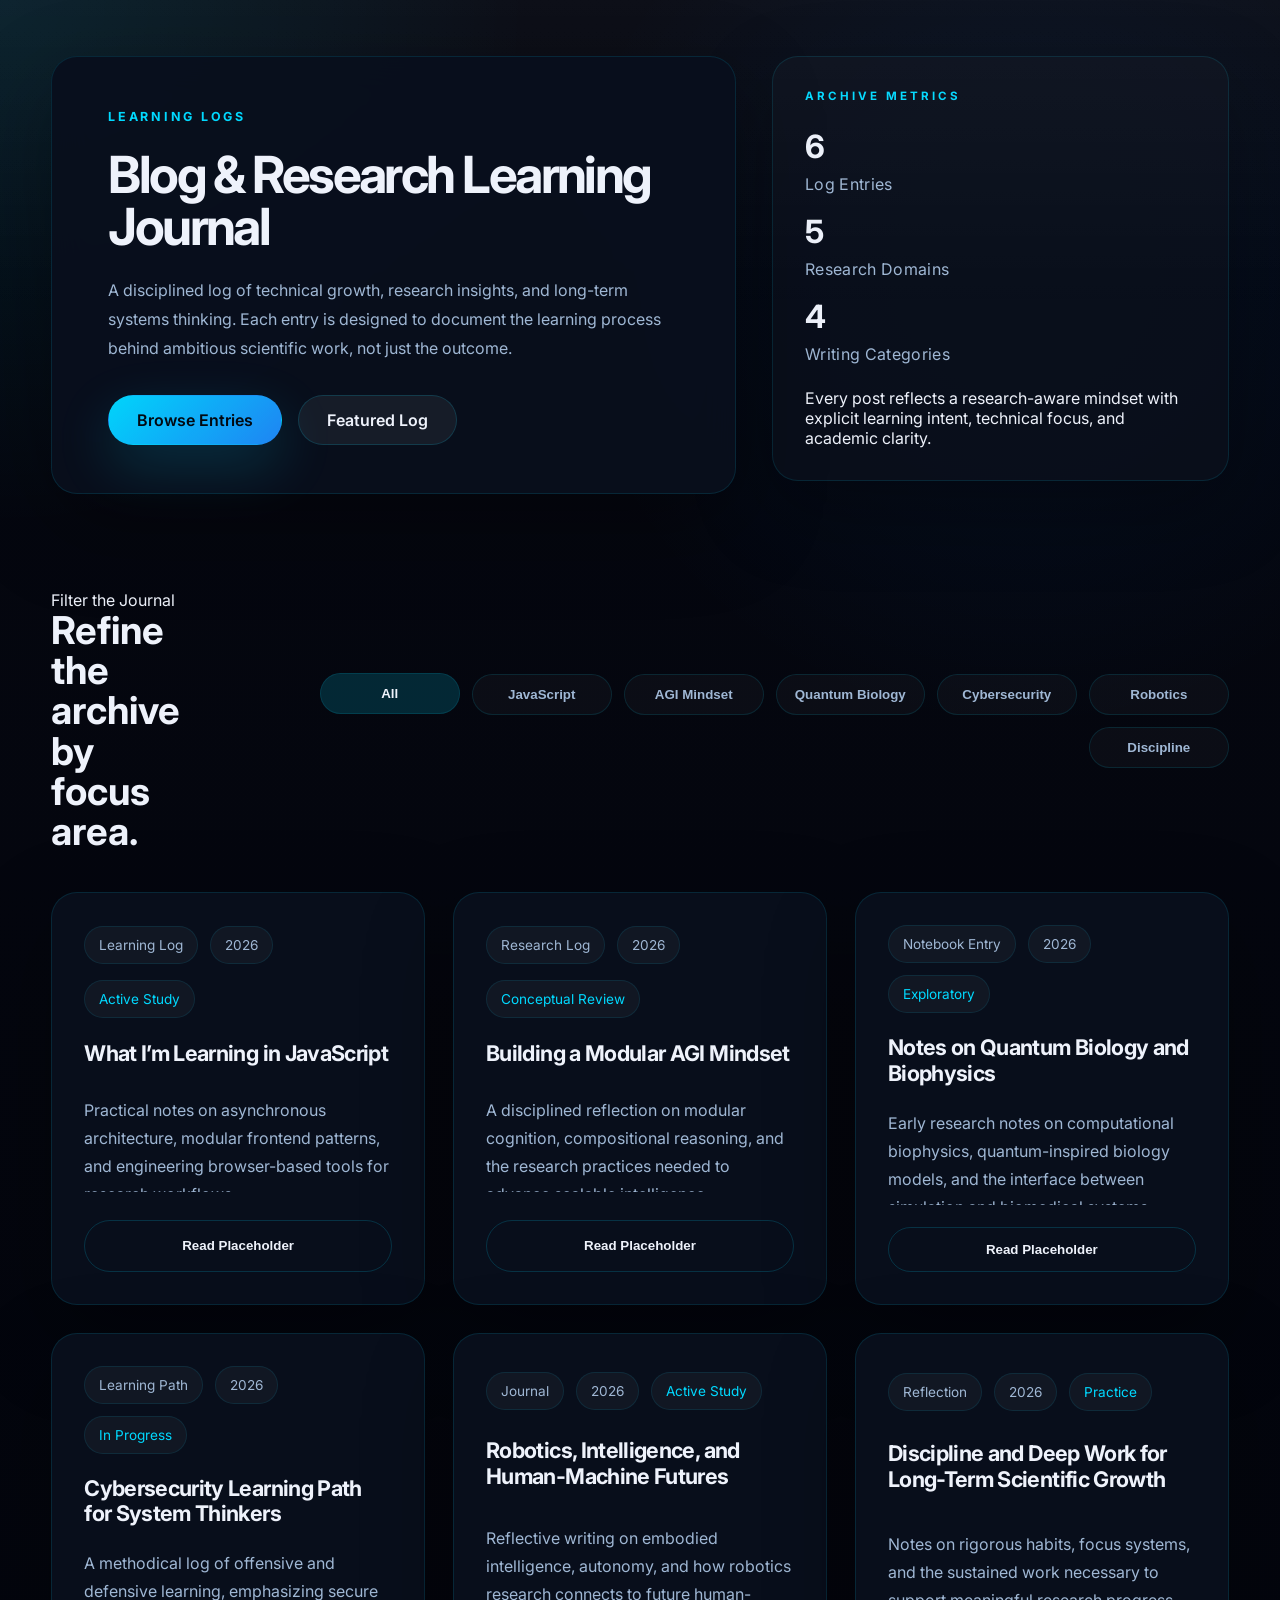
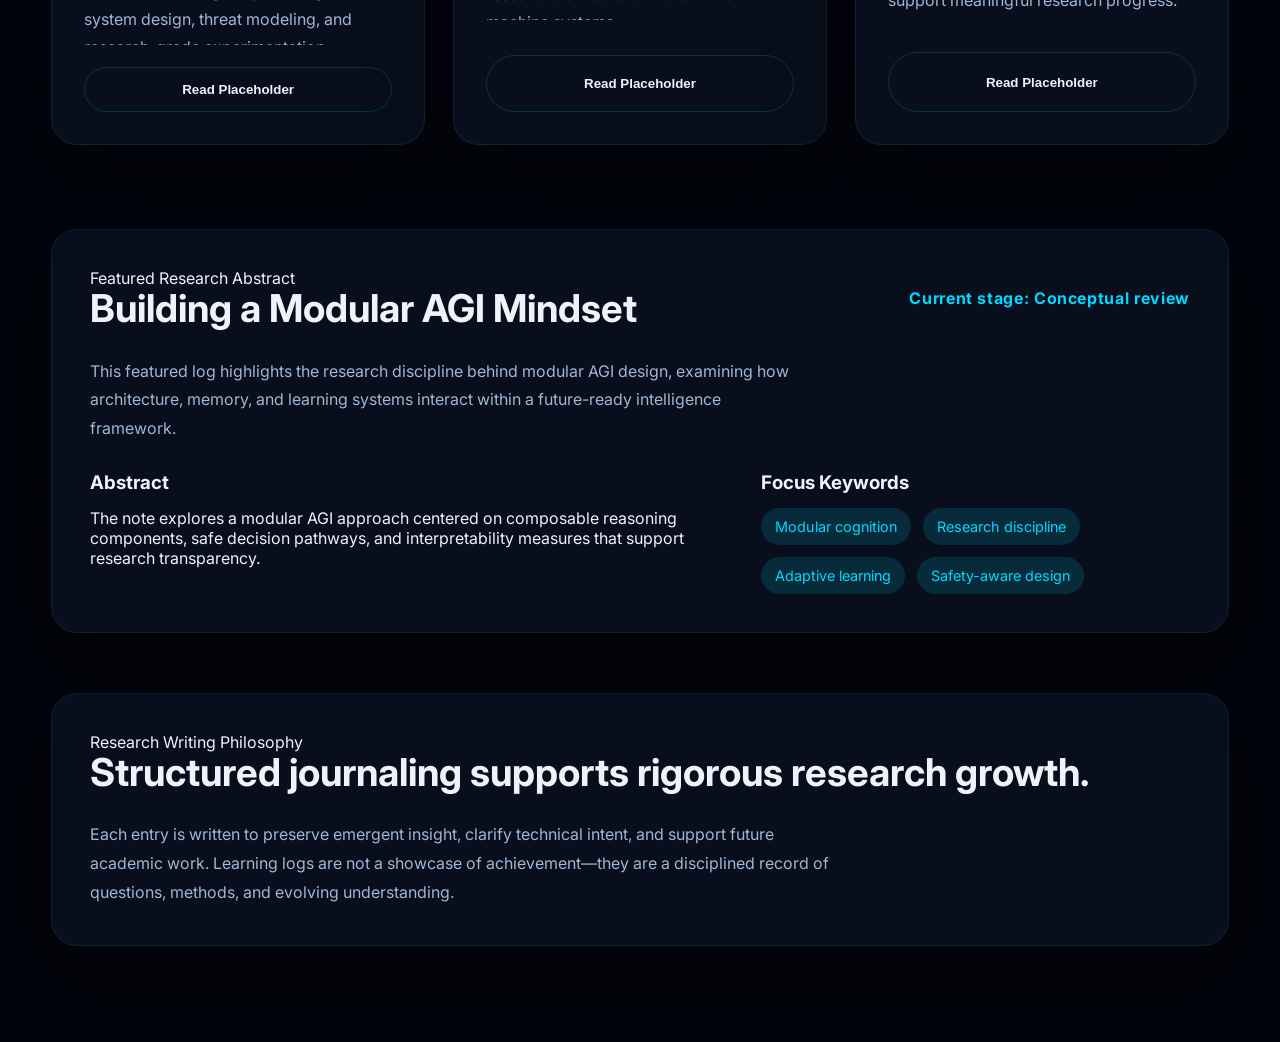
<file: blog-section.html>
<!DOCTYPE html>
<html lang="en">
<head>
  <meta charset="UTF-8" />
  <meta name="viewport" content="width=device-width, initial-scale=1.0" />
  <title>Blog & Learning Logs | M D Yousuf</title>
  <meta name="description" content="A premium academic blog and learning log for future MIT-level research in AGI, quantum biology, cybersecurity, robotics, and scientific discipline." />
  <link rel="preconnect" href="https://fonts.googleapis.com" />
  <link rel="preconnect" href="https://fonts.gstatic.com" crossorigin />
  <link href="https://fonts.googleapis.com/css2?family=Inter:wght@300;400;500;600;700;800&display=swap" rel="stylesheet" />
  <link rel="stylesheet" href="blog-styles.css" />
</head>
<body>
  <div class="blog-shell">
    <header class="blog-hero">
      <div class="hero-copy">
        <span class="eyebrow">Learning Logs</span>
        <h1>Blog & Research Learning Journal</h1>
        <p class="hero-intro">
          A disciplined log of technical growth, research insights, and long-term systems thinking. Each entry is designed to document the learning process behind ambitious scientific work, not just the outcome.
        </p>
        <div class="hero-actions">
          <a href="#posts" class="btn btn-primary">Browse Entries</a>
          <a href="#featured" class="btn btn-secondary">Featured Log</a>
        </div>
      </div>
      <div class="hero-panel">
        <div class="panel-card">
          <span class="panel-label">Archive Metrics</span>
          <div class="metric-group">
            <div>
              <strong>6</strong>
              <span>Log Entries</span>
            </div>
            <div>
              <strong>5</strong>
              <span>Research Domains</span>
            </div>
            <div>
              <strong>4</strong>
              <span>Writing Categories</span>
            </div>
          </div>
          <p>
            Every post reflects a research-aware mindset with explicit learning intent, technical focus, and academic clarity.
          </p>
        </div>
      </div>
    </header>

    <section class="filter-panel" id="posts">
      <div class="section-heading">
        <div>
          <p class="eyebrow">Filter the Journal</p>
          <h2>Refine the archive by focus area.</h2>
        </div>
        <div class="tabs" role="tablist" aria-label="Learning log categories">
          <button class="tab active" data-filter="all" type="button">All</button>
          <button class="tab" data-filter="JavaScript" type="button">JavaScript</button>
          <button class="tab" data-filter="AGI" type="button">AGI Mindset</button>
          <button class="tab" data-filter="Quantum" type="button">Quantum Biology</button>
          <button class="tab" data-filter="Cybersecurity" type="button">Cybersecurity</button>
          <button class="tab" data-filter="Robotics" type="button">Robotics</button>
          <button class="tab" data-filter="Discipline" type="button">Discipline</button>
        </div>
      </div>
    </section>

    <section class="posts-grid">
      <article class="post-card reveal" data-category="JavaScript">
        <div class="post-meta">
          <span class="post-type">Learning Log</span>
          <span class="post-year">2026</span>
          <span class="post-status">Active Study</span>
        </div>
        <h3>What I’m Learning in JavaScript</h3>
        <p class="post-abstract">
          Practical notes on asynchronous architecture, modular frontend patterns, and engineering browser-based tools for research workflows.
        </p>
        <button class="btn btn-outline action-button" type="button">Read Placeholder</button>
      </article>

      <article class="post-card reveal" data-category="AGI">
        <div class="post-meta">
          <span class="post-type">Research Log</span>
          <span class="post-year">2026</span>
          <span class="post-status">Conceptual Review</span>
        </div>
        <h3>Building a Modular AGI Mindset</h3>
        <p class="post-abstract">
          A disciplined reflection on modular cognition, compositional reasoning, and the research practices needed to advance scalable intelligence.
        </p>
        <button class="btn btn-outline action-button" type="button">Read Placeholder</button>
      </article>

      <article class="post-card reveal" data-category="Quantum">
        <div class="post-meta">
          <span class="post-type">Notebook Entry</span>
          <span class="post-year">2026</span>
          <span class="post-status">Exploratory</span>
        </div>
        <h3>Notes on Quantum Biology and Biophysics</h3>
        <p class="post-abstract">
          Early research notes on computational biophysics, quantum-inspired biology models, and the interface between simulation and biomedical systems.
        </p>
        <button class="btn btn-outline action-button" type="button">Read Placeholder</button>
      </article>

      <article class="post-card reveal" data-category="Cybersecurity">
        <div class="post-meta">
          <span class="post-type">Learning Path</span>
          <span class="post-year">2026</span>
          <span class="post-status">In Progress</span>
        </div>
        <h3>Cybersecurity Learning Path for System Thinkers</h3>
        <p class="post-abstract">
          A methodical log of offensive and defensive learning, emphasizing secure system design, threat modeling, and research-grade experimentation.
        </p>
        <button class="btn btn-outline action-button" type="button">Read Placeholder</button>
      </article>

      <article class="post-card reveal" data-category="Robotics">
        <div class="post-meta">
          <span class="post-type">Journal</span>
          <span class="post-year">2026</span>
          <span class="post-status">Active Study</span>
        </div>
        <h3>Robotics, Intelligence, and Human-Machine Futures</h3>
        <p class="post-abstract">
          Reflective writing on embodied intelligence, autonomy, and how robotics research connects to future human-machine systems.
        </p>
        <button class="btn btn-outline action-button" type="button">Read Placeholder</button>
      </article>

      <article class="post-card reveal" data-category="Discipline">
        <div class="post-meta">
          <span class="post-type">Reflection</span>
          <span class="post-year">2026</span>
          <span class="post-status">Practice</span>
        </div>
        <h3>Discipline and Deep Work for Long-Term Scientific Growth</h3>
        <p class="post-abstract">
          Notes on rigorous habits, focus systems, and the sustained work necessary to support meaningful research progress.
        </p>
        <button class="btn btn-outline action-button" type="button">Read Placeholder</button>
      </article>
    </section>

    <section class="featured-abstract" id="featured">
      <div class="section-heading">
        <div>
          <p class="eyebrow">Featured Research Abstract</p>
          <h2>Building a Modular AGI Mindset</h2>
        </div>
        <span class="abstract-status">Current stage: Conceptual review</span>
      </div>
      <div class="featured-card">
        <p class="featured-intro">
          This featured log highlights the research discipline behind modular AGI design, examining how architecture, memory, and learning systems interact within a future-ready intelligence framework.
        </p>
        <div class="featured-grid">
          <div>
            <h3>Abstract</h3>
            <p>
              The note explores a modular AGI approach centered on composable reasoning components, safe decision pathways, and interpretability measures that support research transparency.
            </p>
          </div>
          <div>
            <h3>Focus Keywords</h3>
            <div class="keyword-list">
              <span>Modular cognition</span>
              <span>Research discipline</span>
              <span>Adaptive learning</span>
              <span>Safety-aware design</span>
            </div>
          </div>
        </div>
      </div>
    </section>

    <section class="philosophy">
      <div class="section-heading">
        <div>
          <p class="eyebrow">Research Writing Philosophy</p>
          <h2>Structured journaling supports rigorous research growth.</h2>
        </div>
      </div>
      <p class="philosophy-text">
        Each entry is written to preserve emergent insight, clarify technical intent, and support future academic work. Learning logs are not a showcase of achievement—they are a disciplined record of questions, methods, and evolving understanding.
      </p>
    </section>
  </div>

  <script src="blog-script.js"></script>
</body>
</html>
</file>
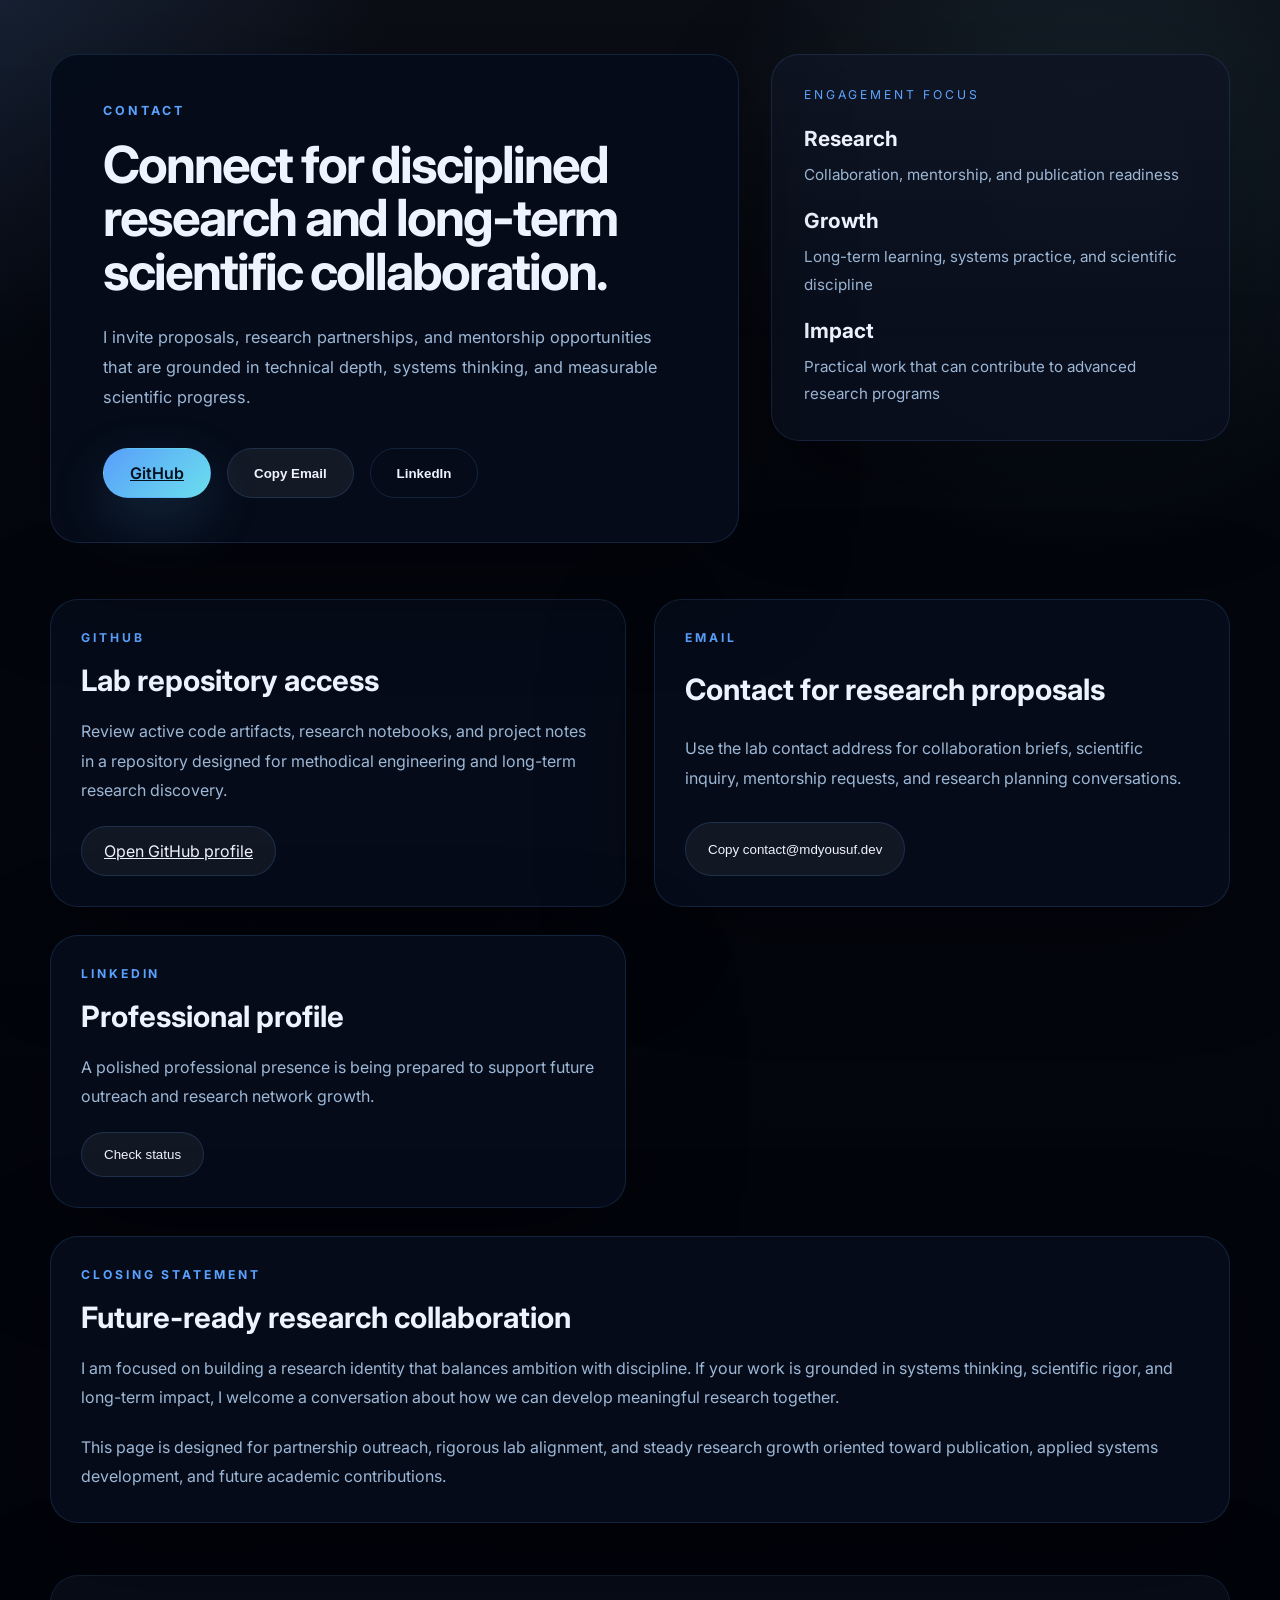
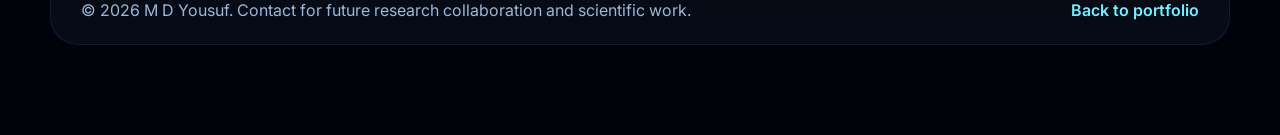
<file: contact.html>
<!DOCTYPE html>
<html lang="en">
<head>
  <meta charset="UTF-8" />
  <meta name="viewport" content="width=device-width, initial-scale=1.0" />
  <title>Contact | M D Yousuf</title>
  <meta name="description" content="Contact page for research collaboration, mentorship, and long-term scientific work by M D Yousuf." />
  <link rel="preconnect" href="https://fonts.googleapis.com" />
  <link rel="preconnect" href="https://fonts.gstatic.com" crossorigin />
  <link href="https://fonts.googleapis.com/css2?family=Inter:wght@300;400;500;600;700;800&display=swap" rel="stylesheet" />
  <link rel="stylesheet" href="contact-styles.css" />
</head>
<body>
  <div class="contact-shell">
    <header class="contact-hero">
      <div class="hero-copy">
        <span class="eyebrow">Contact</span>
        <h1>Connect for disciplined research and long-term scientific collaboration.</h1>
        <p class="hero-intro">
          I invite proposals, research partnerships, and mentorship opportunities that are grounded in technical depth,
          systems thinking, and measurable scientific progress.
        </p>
        <div class="hero-actions">
          <a href="https://github.com/mdyousuf" class="btn btn-primary" target="_blank" rel="noreferrer">GitHub</a>
          <button class="btn btn-secondary" id="copyEmailBtn" type="button">Copy Email</button>
          <button class="btn btn-outline" id="linkedinBtn" type="button">LinkedIn</button>
        </div>
      </div>
      <div class="hero-panel">
        <div class="panel-card">
          <span class="panel-label">Engagement Focus</span>
          <div class="metric-group">
            <div>
              <strong>Research</strong>
              <span>Collaboration, mentorship, and publication readiness</span>
            </div>
            <div>
              <strong>Growth</strong>
              <span>Long-term learning, systems practice, and scientific discipline</span>
            </div>
            <div>
              <strong>Impact</strong>
              <span>Practical work that can contribute to advanced research programs</span>
            </div>
          </div>
        </div>
      </div>
    </header>

    <section class="contact-grid">
      <article class="contact-card">
        <span class="card-label">GitHub</span>
        <h2>Lab repository access</h2>
        <p>
          Review active code artifacts, research notebooks, and project notes in a repository designed for methodical
          engineering and long-term research discovery.
        </p>
        <a href="https://github.com/mdyousuf" class="card-link" target="_blank" rel="noreferrer">Open GitHub profile</a>
      </article>

      <article class="contact-card">
        <span class="card-label">Email</span>
        <h2>Contact for research proposals</h2>
        <p>
          Use the lab contact address for collaboration briefs, scientific inquiry, mentorship requests, and research
          planning conversations.
        </p>
        <button class="card-link card-button" id="copyEmailBtnSecondary" type="button">Copy contact@mdyousuf.dev</button>
      </article>

      <article class="contact-card">
        <span class="card-label">LinkedIn</span>
        <h2>Professional profile</h2>
        <p>
          A polished professional presence is being prepared to support future outreach and research network growth.
        </p>
        <button class="card-link card-button" id="linkedinBtnSecondary" type="button">Check status</button>
      </article>

      <article class="contact-card wide-card">
        <span class="card-label">Closing Statement</span>
        <h2>Future-ready research collaboration</h2>
        <p>
          I am focused on building a research identity that balances ambition with discipline. If your work is grounded
          in systems thinking, scientific rigor, and long-term impact, I welcome a conversation about how we can develop
          meaningful research together.
        </p>
        <p>
          This page is designed for partnership outreach, rigorous lab alignment, and steady research growth oriented
          toward publication, applied systems development, and future academic contributions.
        </p>
      </article>
    </section>

    <footer class="contact-footer">
      <div class="footer-content">
        <p>© 2026 M D Yousuf. Contact for future research collaboration and scientific work.</p>
        <a href="index.html" class="footer-link">Back to portfolio</a>
      </div>
    </footer>
  </div>

  <div class="contact-toast" aria-live="polite"></div>
  <script src="contact-script.js"></script>
</body>
</html>
</file>
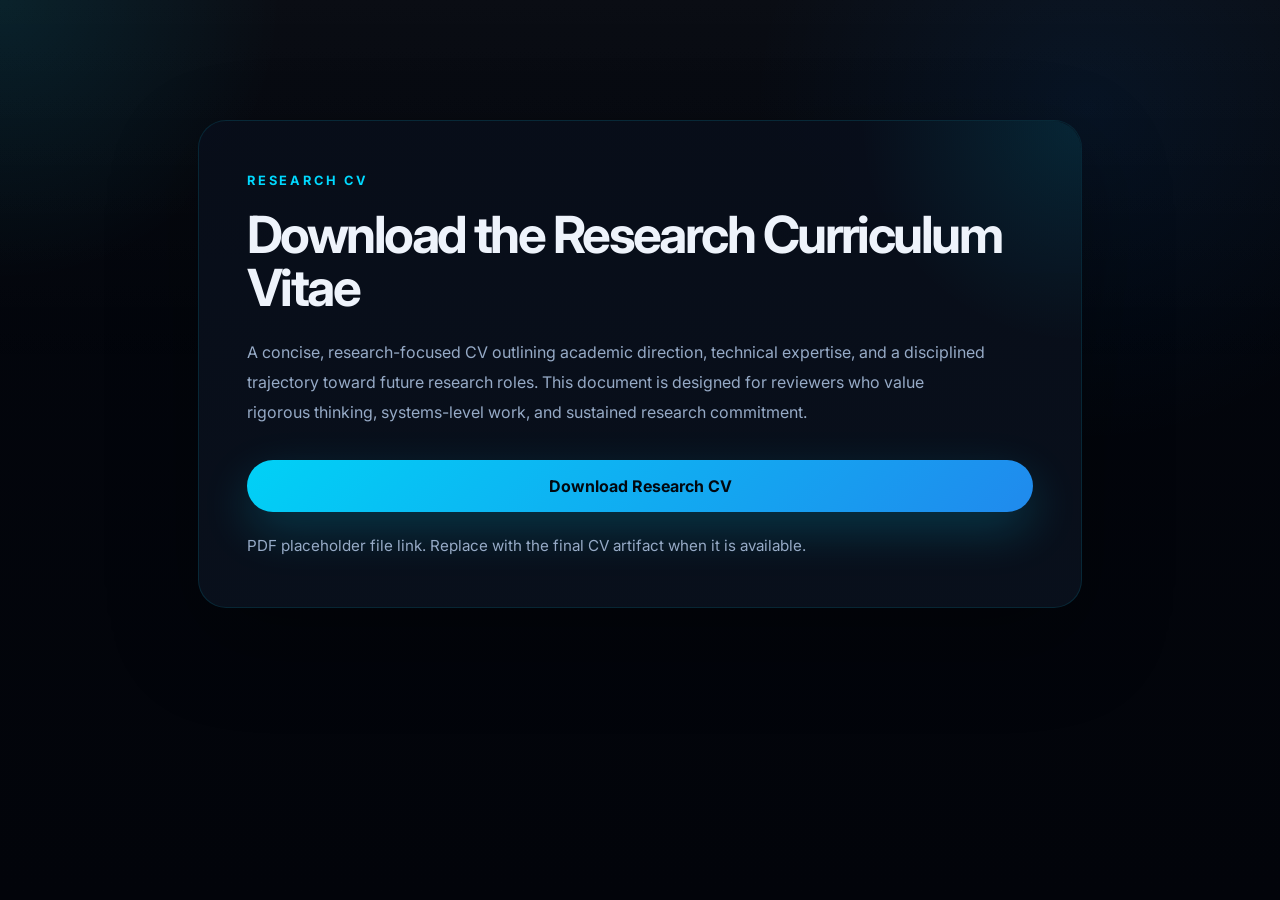
<file: cv-section.html>
<!DOCTYPE html>
<html lang="en">
<head>
  <meta charset="UTF-8" />
  <meta name="viewport" content="width=device-width, initial-scale=1.0" />
  <title>Download Research CV | M D Yousuf</title>
  <meta name="description" content="Download the research CV for M D Yousuf, featuring academic direction, research focus, and serious scientific commitment." />
  <link rel="preconnect" href="https://fonts.googleapis.com" />
  <link rel="preconnect" href="https://fonts.gstatic.com" crossorigin />
  <link href="https://fonts.googleapis.com/css2?family=Inter:wght@300;400;500;600;700;800&display=swap" rel="stylesheet" />
  <link rel="stylesheet" href="cv-styles.css" />
</head>
<body>
  <main class="cv-shell">
    <section class="cv-section">
      <div class="cv-panel">
        <div class="cv-copy">
          <span class="eyebrow">Research CV</span>
          <h1>Download the Research Curriculum Vitae</h1>
          <p>
            A concise, research-focused CV outlining academic direction, technical expertise, and a disciplined trajectory toward future research roles.
            This document is designed for reviewers who value rigorous thinking, systems-level work, and sustained research commitment.
          </p>
        </div>

        <div class="cv-actions">
          <a class="btn btn-primary" href="cv.pdf" download="M_D_Yousuf_Research_CV.pdf">Download Research CV</a>
          <p class="cv-note">PDF placeholder file link. Replace with the final CV artifact when it is available.</p>
        </div>
      </div>
    </section>
  </main>

  <script src="cv-script.js"></script>
</body>
</html>
</file>
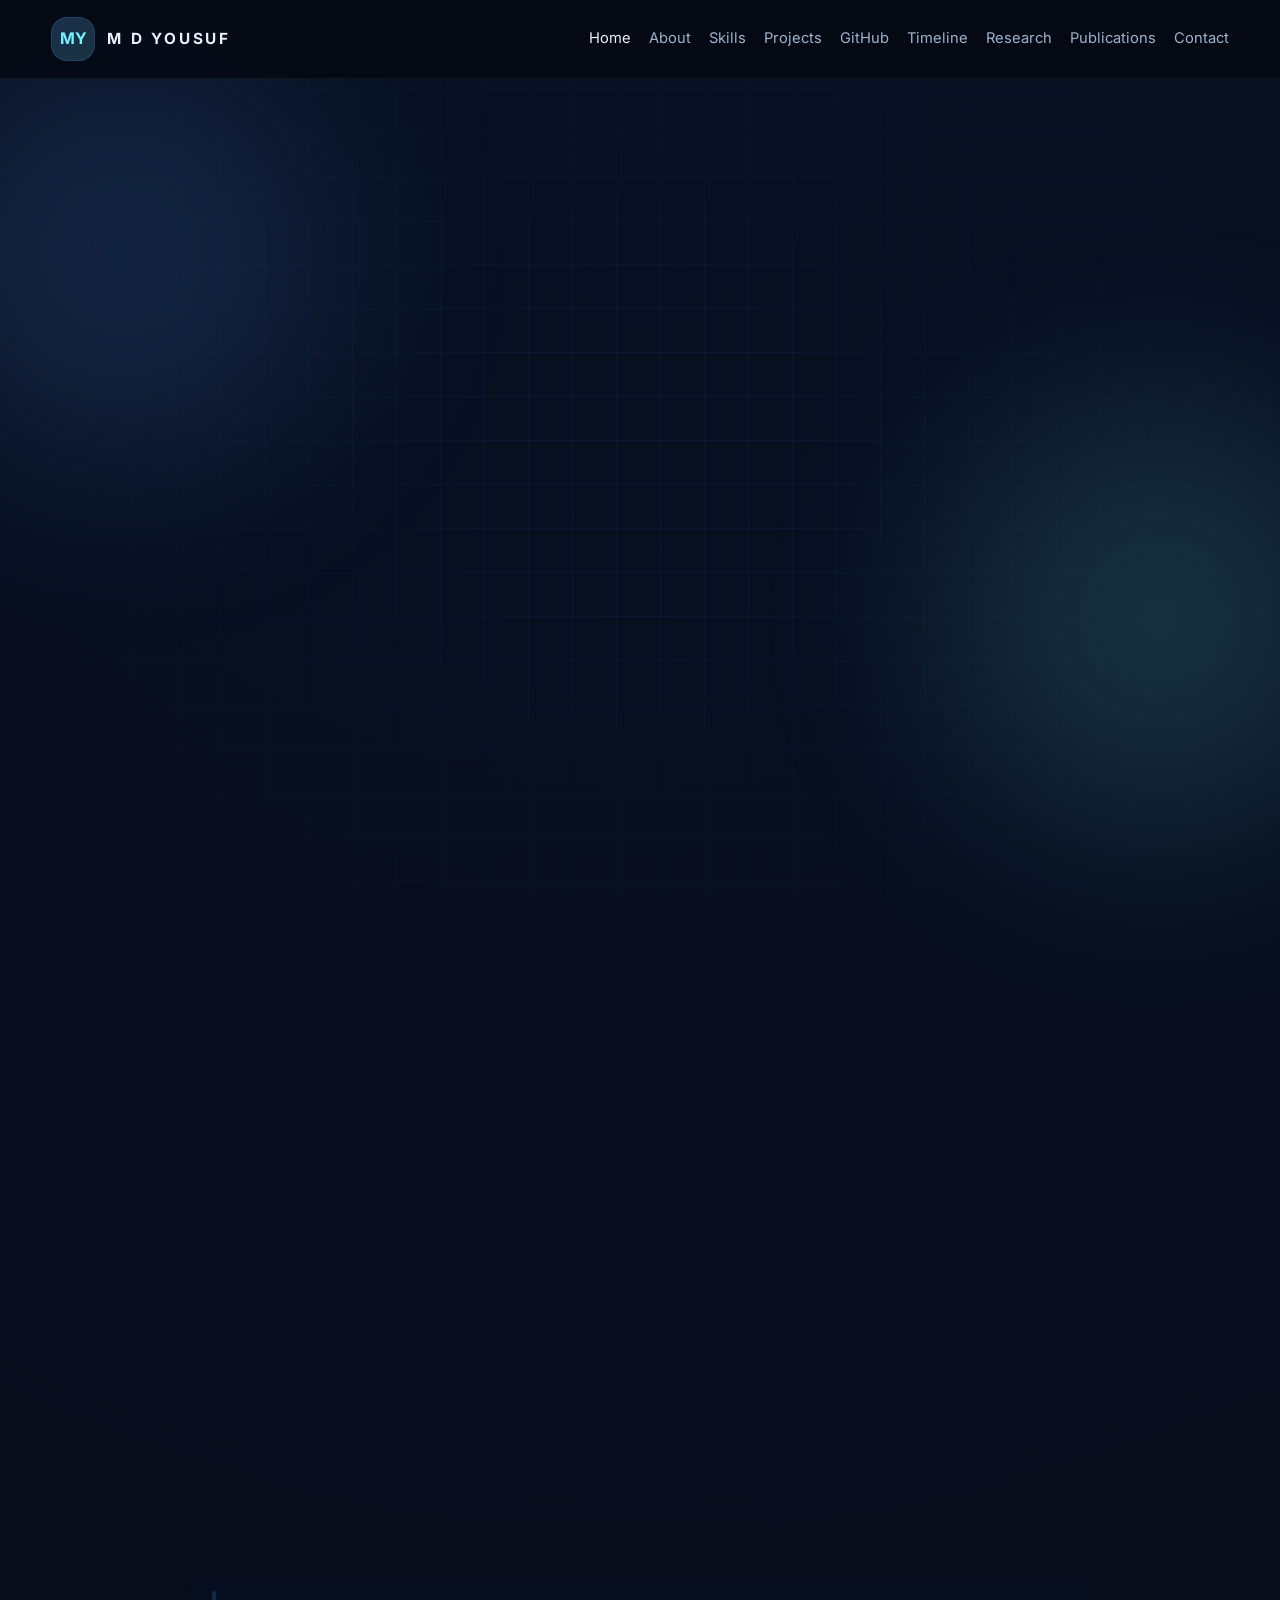
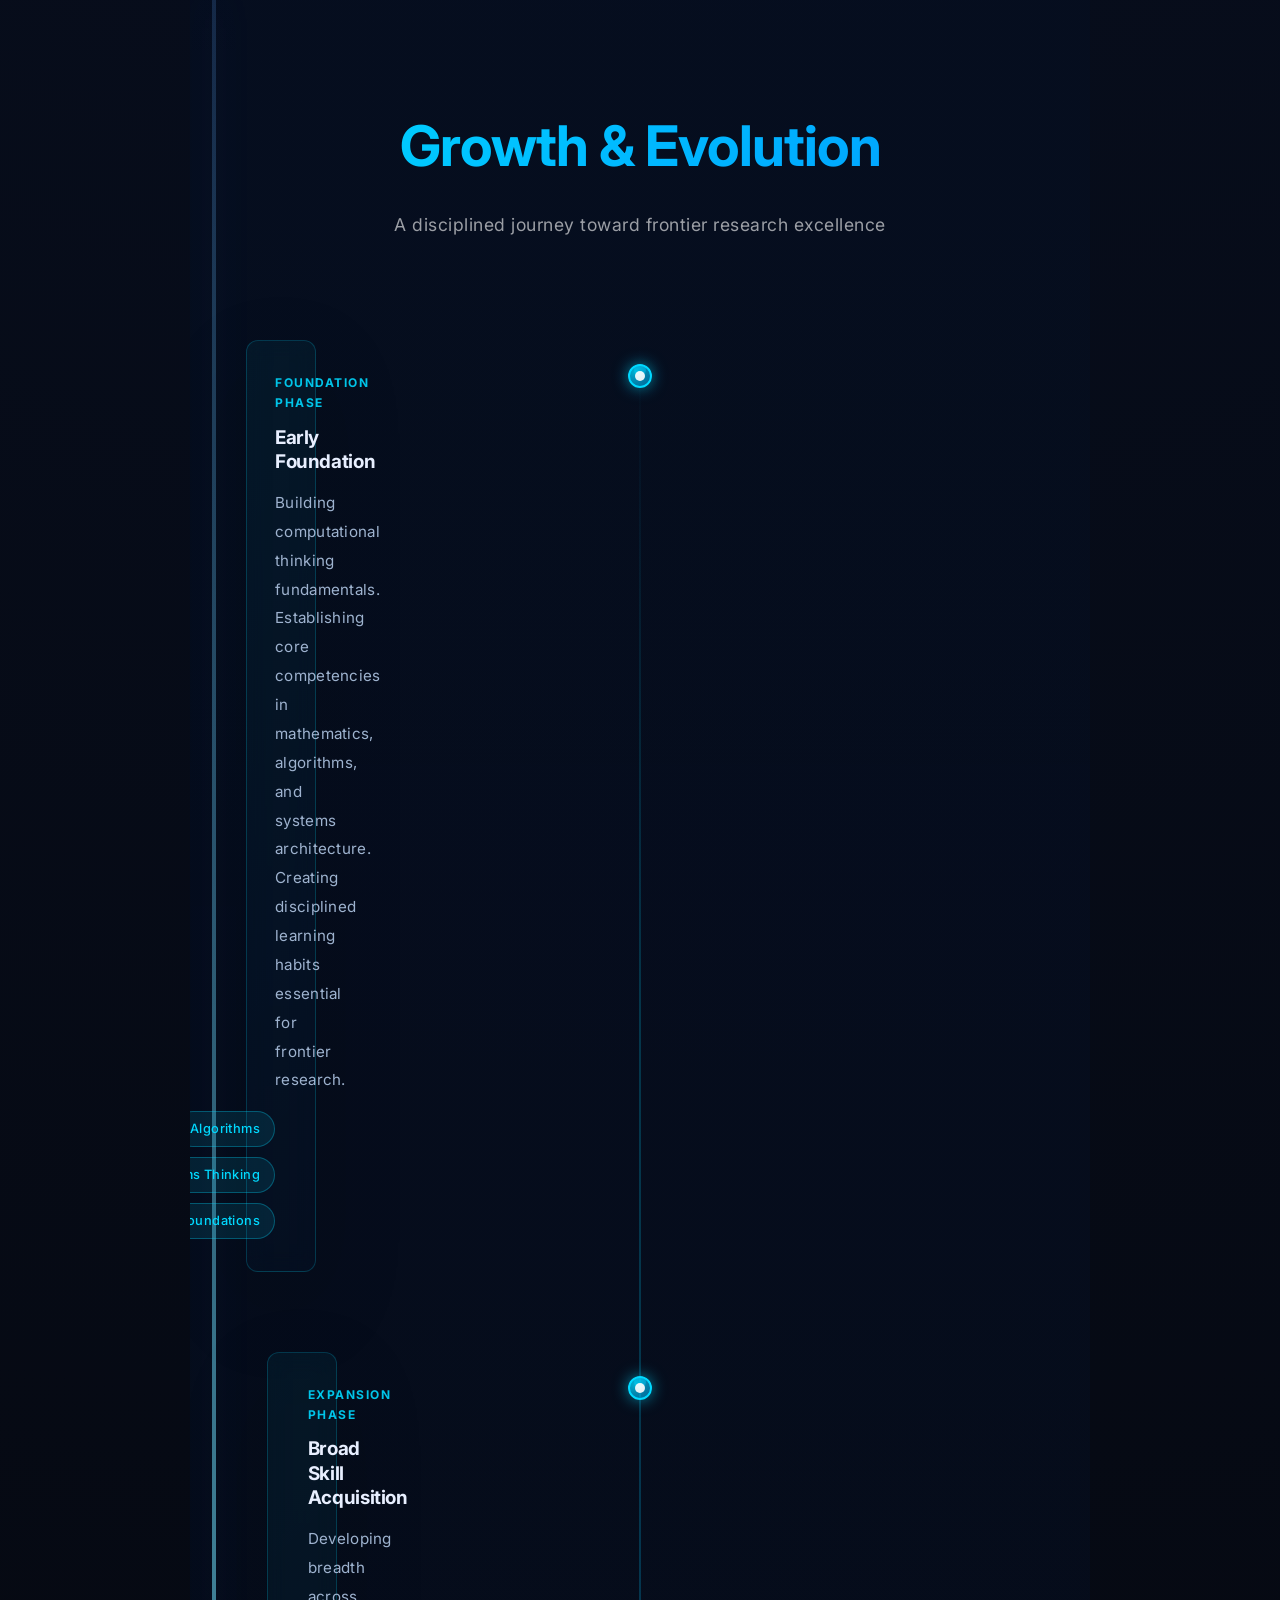
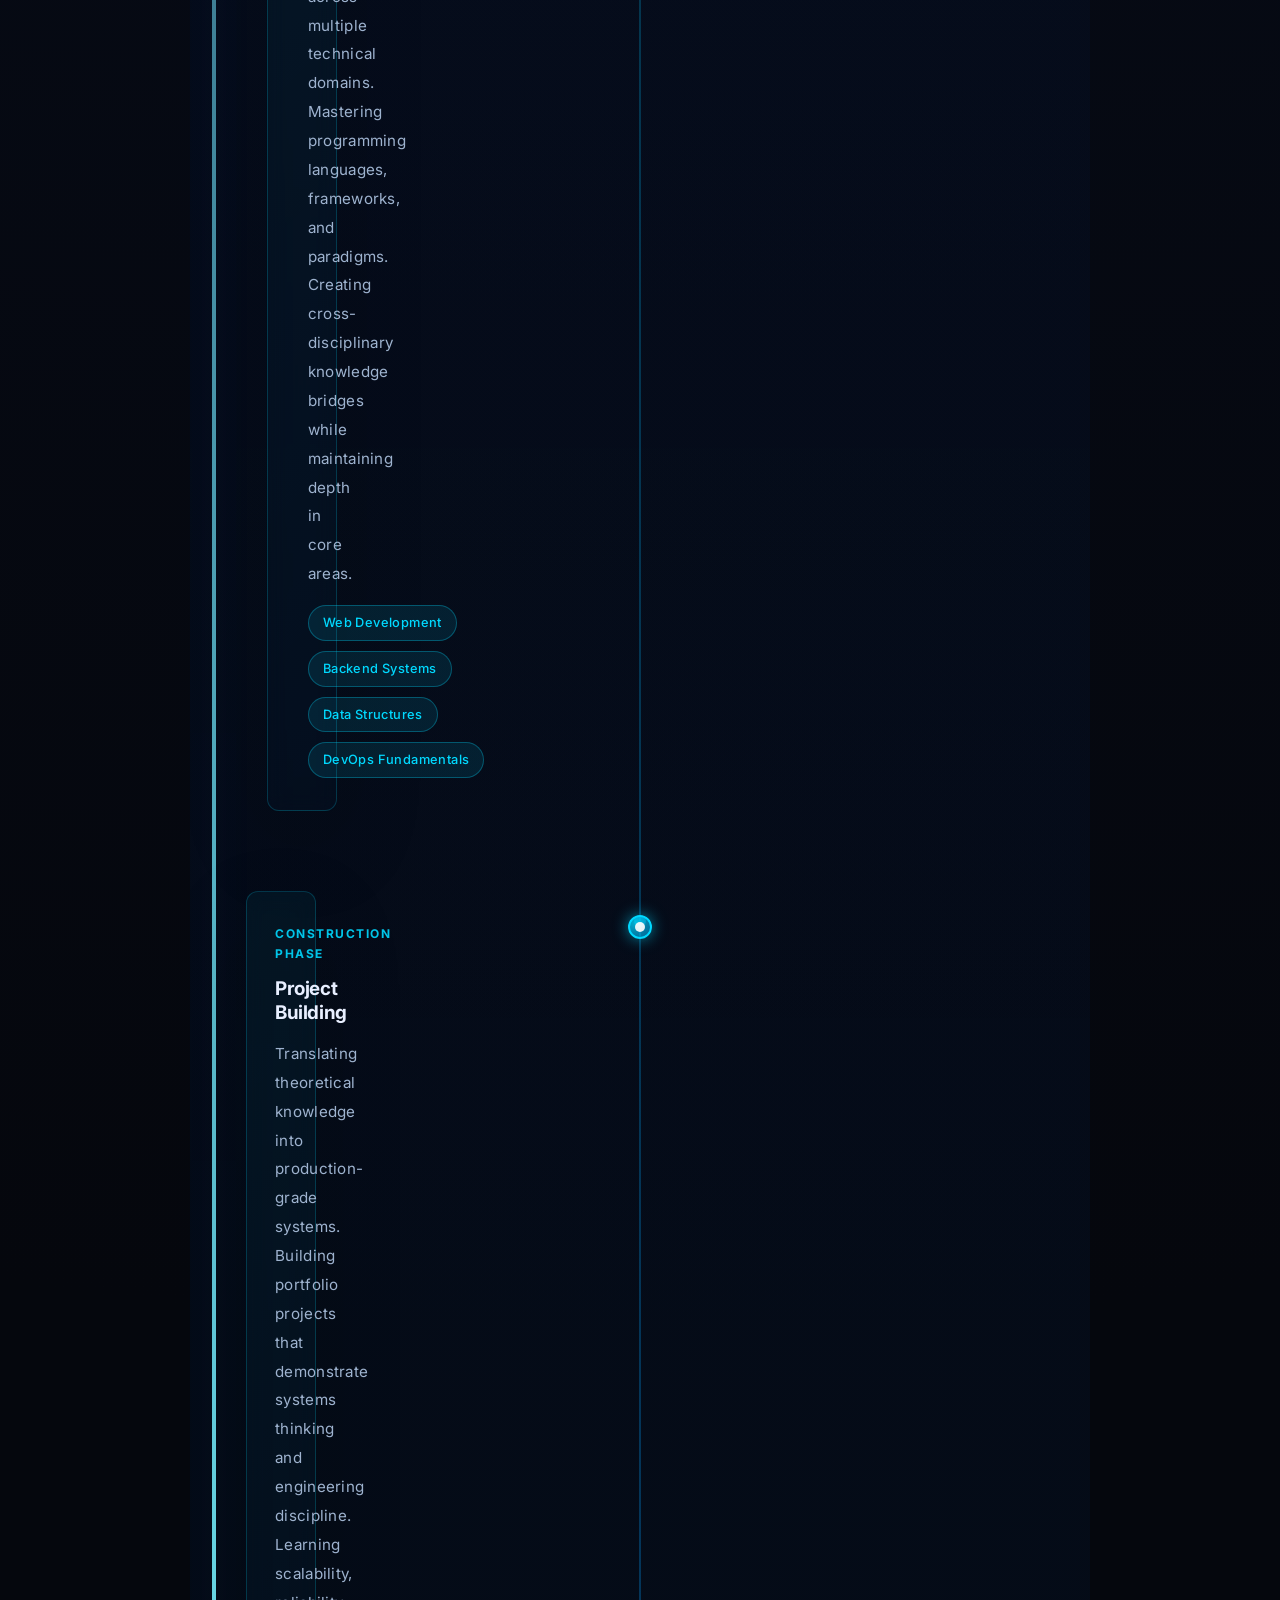
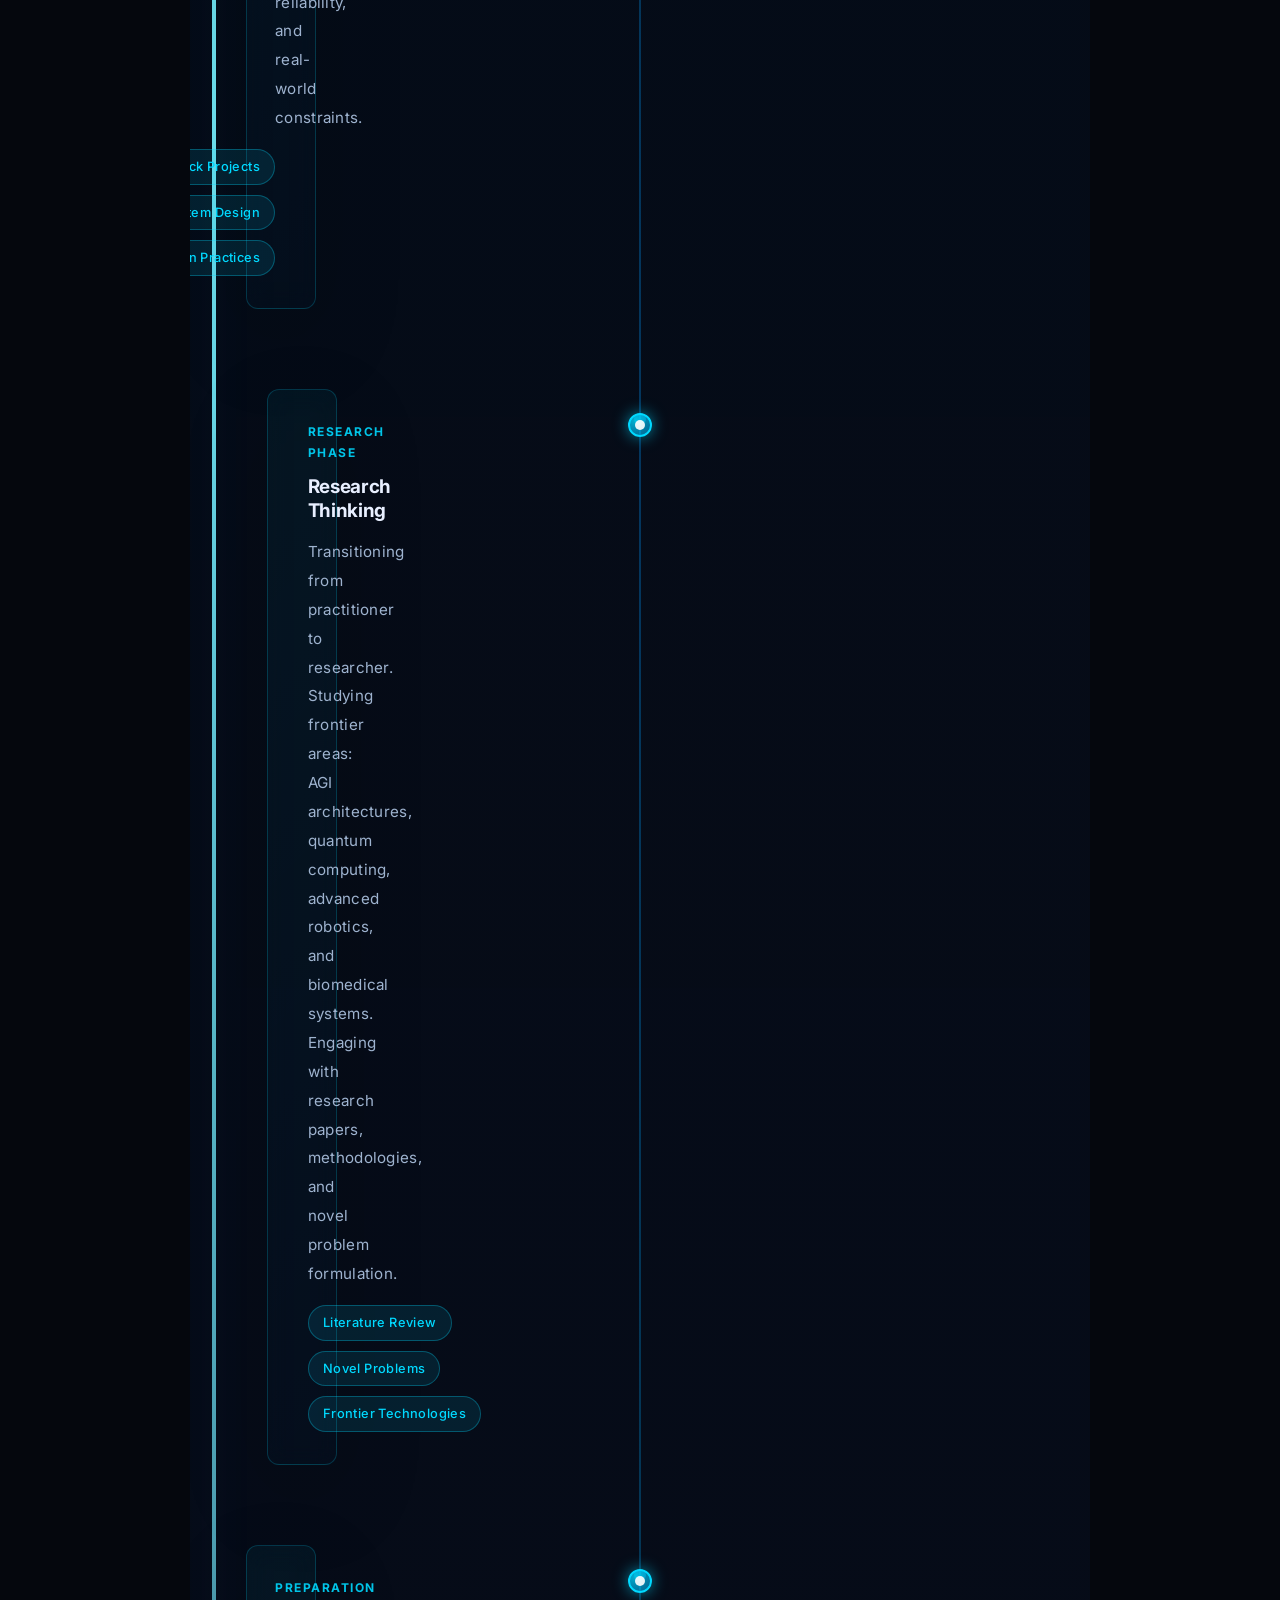
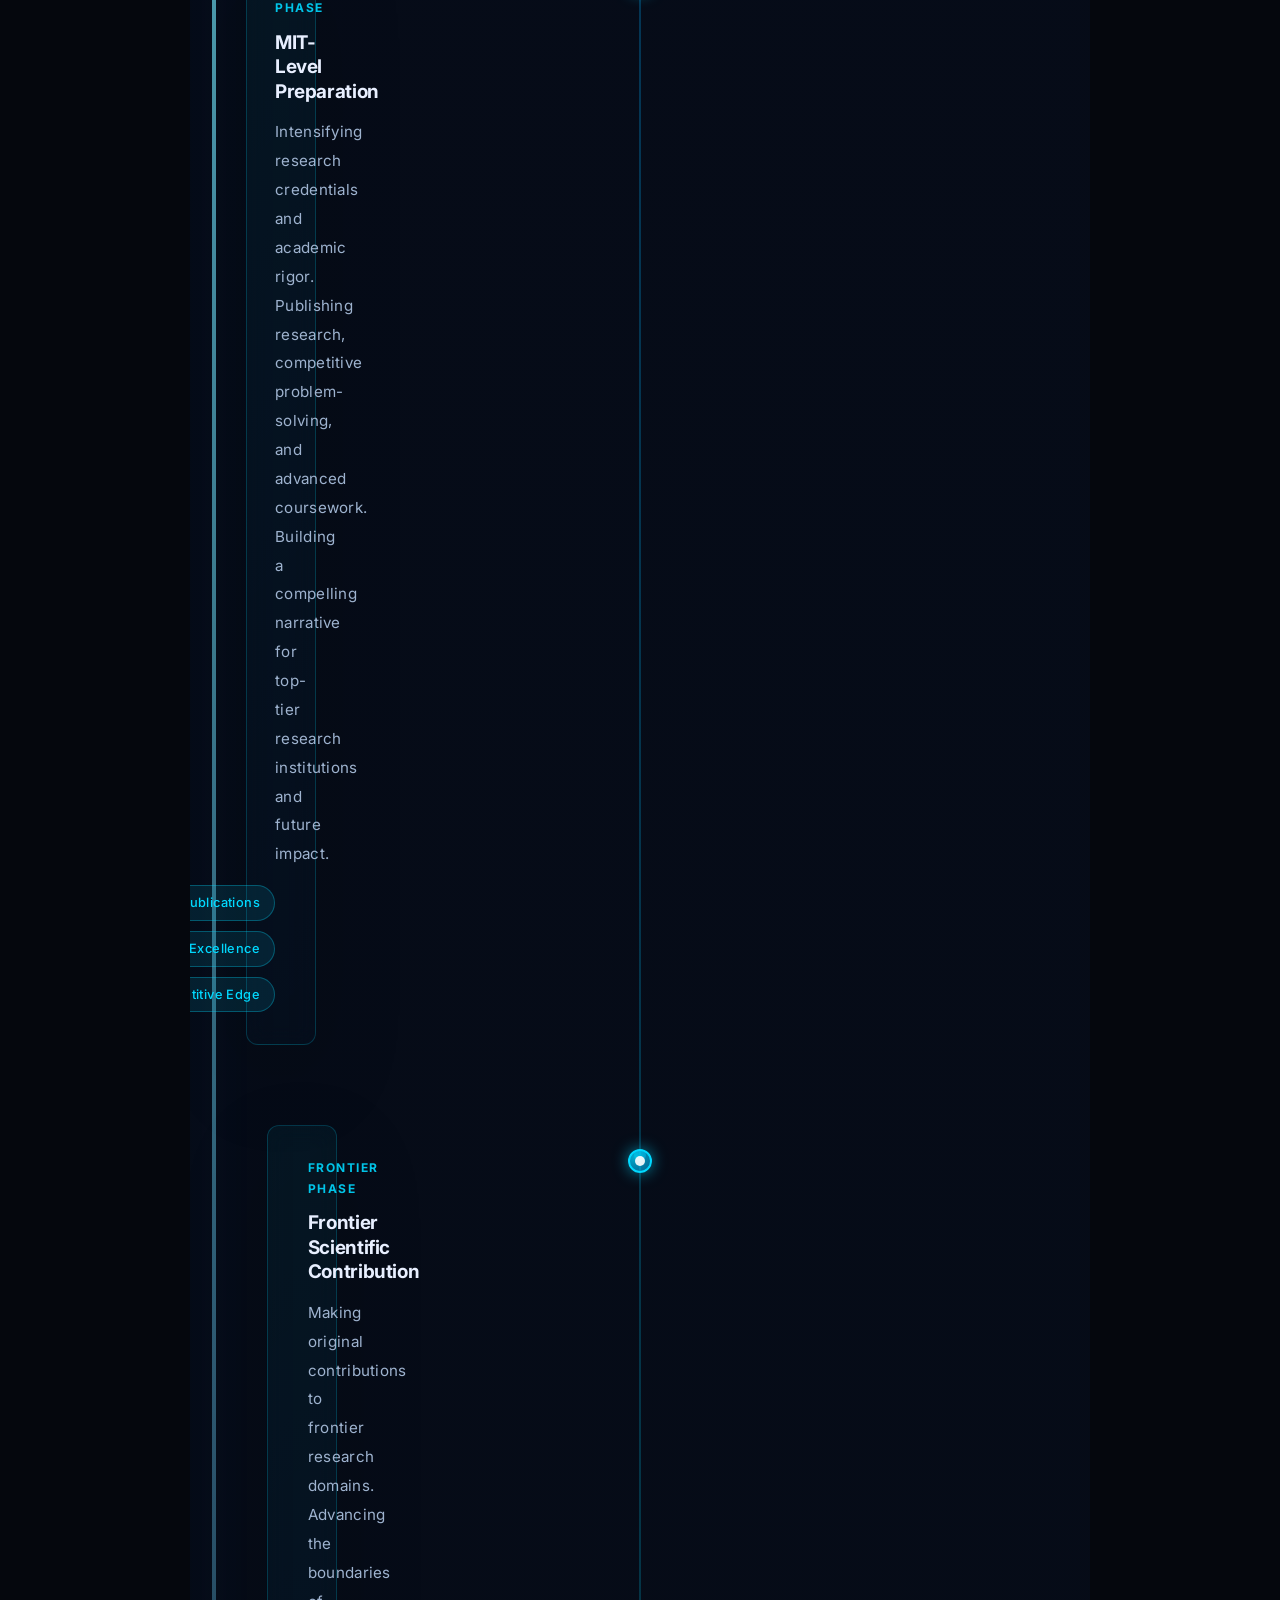
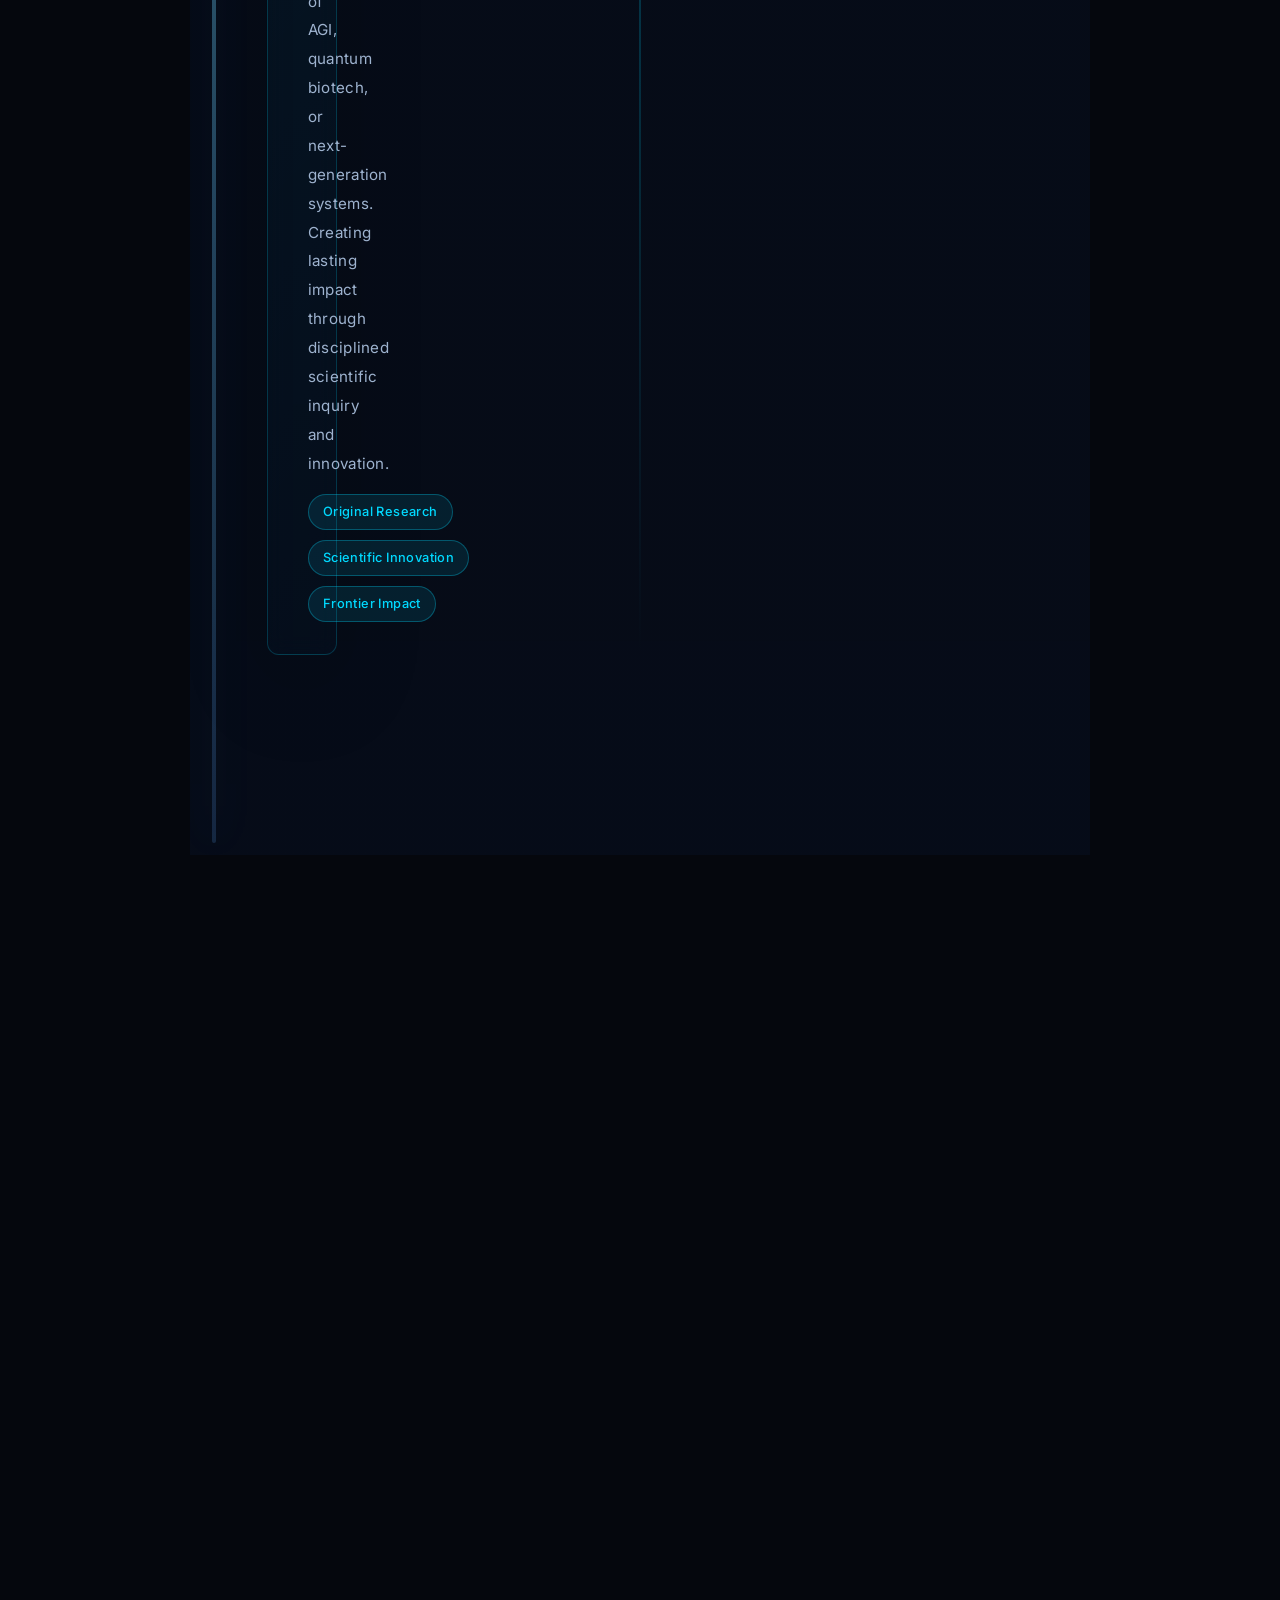
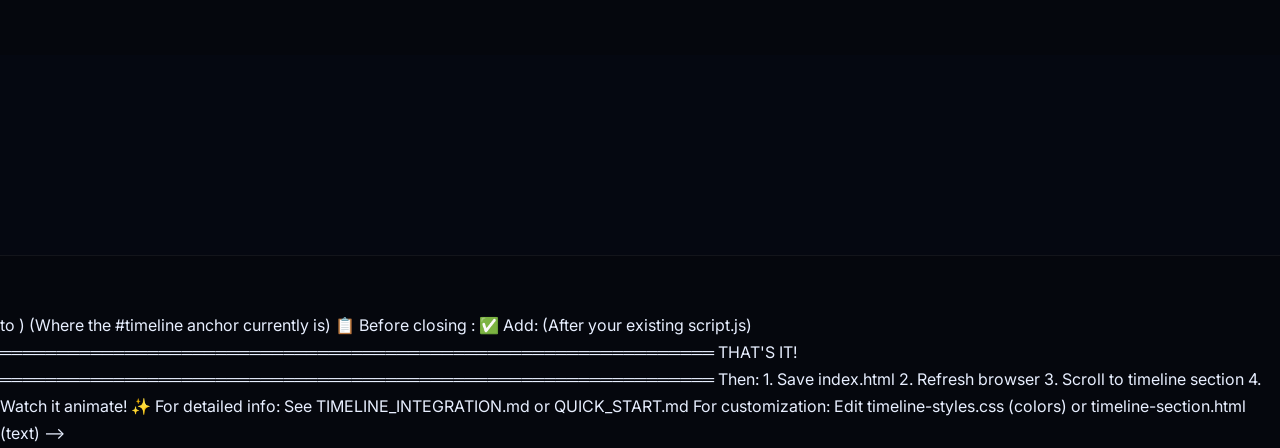
<file: INTEGRATION_EXAMPLE.html>
<!-- 
  EXAMPLE: How the Timeline Integrates into index.html
  This shows the exact placement and context
  
  NOTE: This is a reference file. Copy the sections marked below
  into your actual index.html
-->

<!DOCTYPE html>
<html lang="en">

<head>
  <meta charset="UTF-8" />
  <meta name="viewport" content="width=device-width, initial-scale=1.0" />
  <title>M D Yousuf | Personal Research Lab for AGI, Quantum Biotech & Future Systems</title>
  <meta name="description"
    content="A personal lab website for ambitious research across AGI, quantum biotechnology, robotics, cybersecurity, and scientific innovation." />
  
  <!-- Fonts -->
  <link rel="preconnect" href="https://fonts.googleapis.com" />
  <link rel="preconnect" href="https://fonts.gstatic.com" crossorigin />
  <link href="https://fonts.googleapis.com/css2?family=Inter:wght@300;400;500;600;700;800&display=swap"
    rel="stylesheet" />
  
  <!-- Your existing styles -->
  <link rel="stylesheet" href="styles.css" />
  
  <!-- ✅ ADD THIS: Timeline styles -->
  <link rel="stylesheet" href="timeline-styles.css" />
</head>

<body>
  <div class="bg-grid"></div>
  <div class="bg-glow bg-glow-1"></div>
  <div class="bg-glow bg-glow-2"></div>

  <!-- Header (existing) -->
  <header class="site-header">
    <div class="container nav">
      <a href="#hero" class="logo">
        <span class="logo-mark">MY</span>
        <span class="logo-text">M D Yousuf</span>
      </a>
      <button class="menu-toggle" id="menuToggle" aria-label="Toggle navigation">
        <span></span>
        <span></span>
        <span></span>
      </button>
      <nav class="nav-links" id="navLinks">
        <a href="#hero">Home</a>
        <a href="#about">About</a>
        <a href="#skills">Skills</a>
        <a href="#projects">Projects</a>
        <a href="#github">GitHub</a>
        <a href="#timeline">Timeline</a> <!-- This link already points to the timeline -->
        <a href="#research">Research</a>
        <a href="#publications">Publications</a>
        <a href="#contact">Contact</a>
      </nav>
    </div>
  </header>

  <main>
    <!-- HERO section (existing) -->
    <section id="hero" class="hero section">
      <!-- ... your existing hero content ... -->
    </section>

    <!-- ABOUT section (existing) -->
    <section id="about" class="about section">
      <!-- ... your existing about content ... -->
    </section>

    <!-- SKILLS section (existing) -->
    <section id="skills" class="skills section">
      <!-- ... your existing skills content ... -->
    </section>

    <!-- PROJECTS section (existing) -->
    <section id="projects" class="projects section">
      <!-- ... your existing projects content ... -->
    </section>

    <!-- ✅ ADD THIS: TIMELINE SECTION (COPY-PASTE FROM: timeline-section.html) -->
    <section id="timeline" class="timeline section">
      <div class="container">
        <div class="section-header reveal">
          <h2>Growth & Evolution</h2>
          <p class="section-subtitle">A disciplined journey toward frontier research excellence</p>
        </div>

        <div class="timeline-container">
          <div class="timeline-track"></div>
          <div class="timeline-progress"></div>

          <!-- Stage 1: Early Foundation -->
          <div class="timeline-item reveal" data-stage="1">
            <div class="timeline-marker"></div>
            <div class="timeline-dot"></div>
            <div class="timeline-content">
              <div class="timeline-year">Foundation Phase</div>
              <h3 class="timeline-title">Early Foundation</h3>
              <p class="timeline-description">
                Building computational thinking fundamentals. Establishing core competencies in mathematics, algorithms, and systems architecture. Creating disciplined learning habits essential for frontier research.
              </p>
              <div class="timeline-tags">
                <span>Algorithms</span>
                <span>Systems Thinking</span>
                <span>Mathematical Foundations</span>
              </div>
            </div>
          </div>

          <!-- Stage 2: Broad Skill Acquisition -->
          <div class="timeline-item reveal" data-stage="2">
            <div class="timeline-marker"></div>
            <div class="timeline-dot"></div>
            <div class="timeline-content">
              <div class="timeline-year">Expansion Phase</div>
              <h3 class="timeline-title">Broad Skill Acquisition</h3>
              <p class="timeline-description">
                Developing breadth across multiple technical domains. Mastering programming languages, frameworks, and paradigms. Creating cross-disciplinary knowledge bridges while maintaining depth in core areas.
              </p>
              <div class="timeline-tags">
                <span>Web Development</span>
                <span>Backend Systems</span>
                <span>Data Structures</span>
                <span>DevOps Fundamentals</span>
              </div>
            </div>
          </div>

          <!-- Stage 3: Project Building -->
          <div class="timeline-item reveal" data-stage="3">
            <div class="timeline-marker"></div>
            <div class="timeline-dot"></div>
            <div class="timeline-content">
              <div class="timeline-year">Construction Phase</div>
              <h3 class="timeline-title">Project Building</h3>
              <p class="timeline-description">
                Translating theoretical knowledge into production-grade systems. Building portfolio projects that demonstrate systems thinking and engineering discipline. Learning scalability, reliability, and real-world constraints.
              </p>
              <div class="timeline-tags">
                <span>Full-Stack Projects</span>
                <span>System Design</span>
                <span>Production Practices</span>
              </div>
            </div>
          </div>

          <!-- Stage 4: Research Thinking -->
          <div class="timeline-item reveal" data-stage="4">
            <div class="timeline-marker"></div>
            <div class="timeline-dot"></div>
            <div class="timeline-content">
              <div class="timeline-year">Research Phase</div>
              <h3 class="timeline-title">Research Thinking</h3>
              <p class="timeline-description">
                Transitioning from practitioner to researcher. Studying frontier areas: AGI architectures, quantum computing, advanced robotics, and biomedical systems. Engaging with research papers, methodologies, and novel problem formulation.
              </p>
              <div class="timeline-tags">
                <span>Literature Review</span>
                <span>Novel Problems</span>
                <span>Frontier Technologies</span>
              </div>
            </div>
          </div>

          <!-- Stage 5: MIT-Level Preparation -->
          <div class="timeline-item reveal" data-stage="5">
            <div class="timeline-marker"></div>
            <div class="timeline-dot"></div>
            <div class="timeline-content">
              <div class="timeline-year">Preparation Phase</div>
              <h3 class="timeline-title">MIT-Level Preparation</h3>
              <p class="timeline-description">
                Intensifying research credentials and academic rigor. Publishing research, competitive problem-solving, and advanced coursework. Building a compelling narrative for top-tier research institutions and future impact.
              </p>
              <div class="timeline-tags">
                <span>Research Publications</span>
                <span>Academic Excellence</span>
                <span>Competitive Edge</span>
              </div>
            </div>
          </div>

          <!-- Stage 6: Frontier Scientific Contribution -->
          <div class="timeline-item reveal" data-stage="6">
            <div class="timeline-marker"></div>
            <div class="timeline-dot"></div>
            <div class="timeline-content">
              <div class="timeline-year">Frontier Phase</div>
              <h3 class="timeline-title">Frontier Scientific Contribution</h3>
              <p class="timeline-description">
                Making original contributions to frontier research domains. Advancing the boundaries of AGI, quantum biotech, or next-generation systems. Creating lasting impact through disciplined scientific inquiry and innovation.
              </p>
              <div class="timeline-tags">
                <span>Original Research</span>
                <span>Scientific Innovation</span>
                <span>Frontier Impact</span>
              </div>
            </div>
          </div>
        </div>
      </div>
    </section>
    <!-- END TIMELINE SECTION -->

    <!-- RESEARCH section (existing) -->
    <section id="research" class="research section">
      <!-- ... your existing research content ... -->
    </section>

    <!-- CASE STUDIES section (existing) -->
    <section id="case-study" class="case-study section">
      <!-- ... your existing case studies ... -->
    </section>

    <!-- PUBLICATIONS section (existing) -->
    <section id="publications" class="publications section">
      <!-- ... your existing publications ... -->
    </section>

    <!-- BLOG/LAB NOTES section (existing) -->
    <section id="blog" class="blog section">
      <!-- ... your existing blog content ... -->
    </section>

    <!-- CONTACT section (existing) -->
    <section id="contact" class="contact section">
      <!-- ... your existing contact content ... -->
    </section>
  </main>

  <!-- FOOTER (existing) -->
  <footer class="site-footer">
    <!-- ... your existing footer ... -->
  </footer>

  <!-- Your existing scripts -->
  <script src="script.js"></script>

  <!-- ✅ ADD THIS: Timeline animation JavaScript -->
  <script src="timeline-script.js"></script>
</body>

</html>

<!--
═══════════════════════════════════════════════════════════════
  INTEGRATION CHECKLIST
═══════════════════════════════════════════════════════════════

In your actual index.html file:

📋 In <head> section:
  ✅ Add: <link rel="stylesheet" href="timeline-styles.css" />
     (After your existing styles.css link)

📋 In <main> or <body> section:
  ✅ Add: The complete timeline section (from <!-- Stage 1 --> to <!-- END TIMELINE SECTION -->)
     (Where the #timeline anchor currently is)

📋 Before closing </body>:
  ✅ Add: <script src="timeline-script.js"></script>
     (After your existing script.js)

═══════════════════════════════════════════════════════════════
  THAT'S IT!
═══════════════════════════════════════════════════════════════

Then:
1. Save index.html
2. Refresh browser
3. Scroll to timeline section
4. Watch it animate! ✨

For detailed info: See TIMELINE_INTEGRATION.md or QUICK_START.md
For customization: Edit timeline-styles.css (colors) or timeline-section.html (text)
-->
</file>
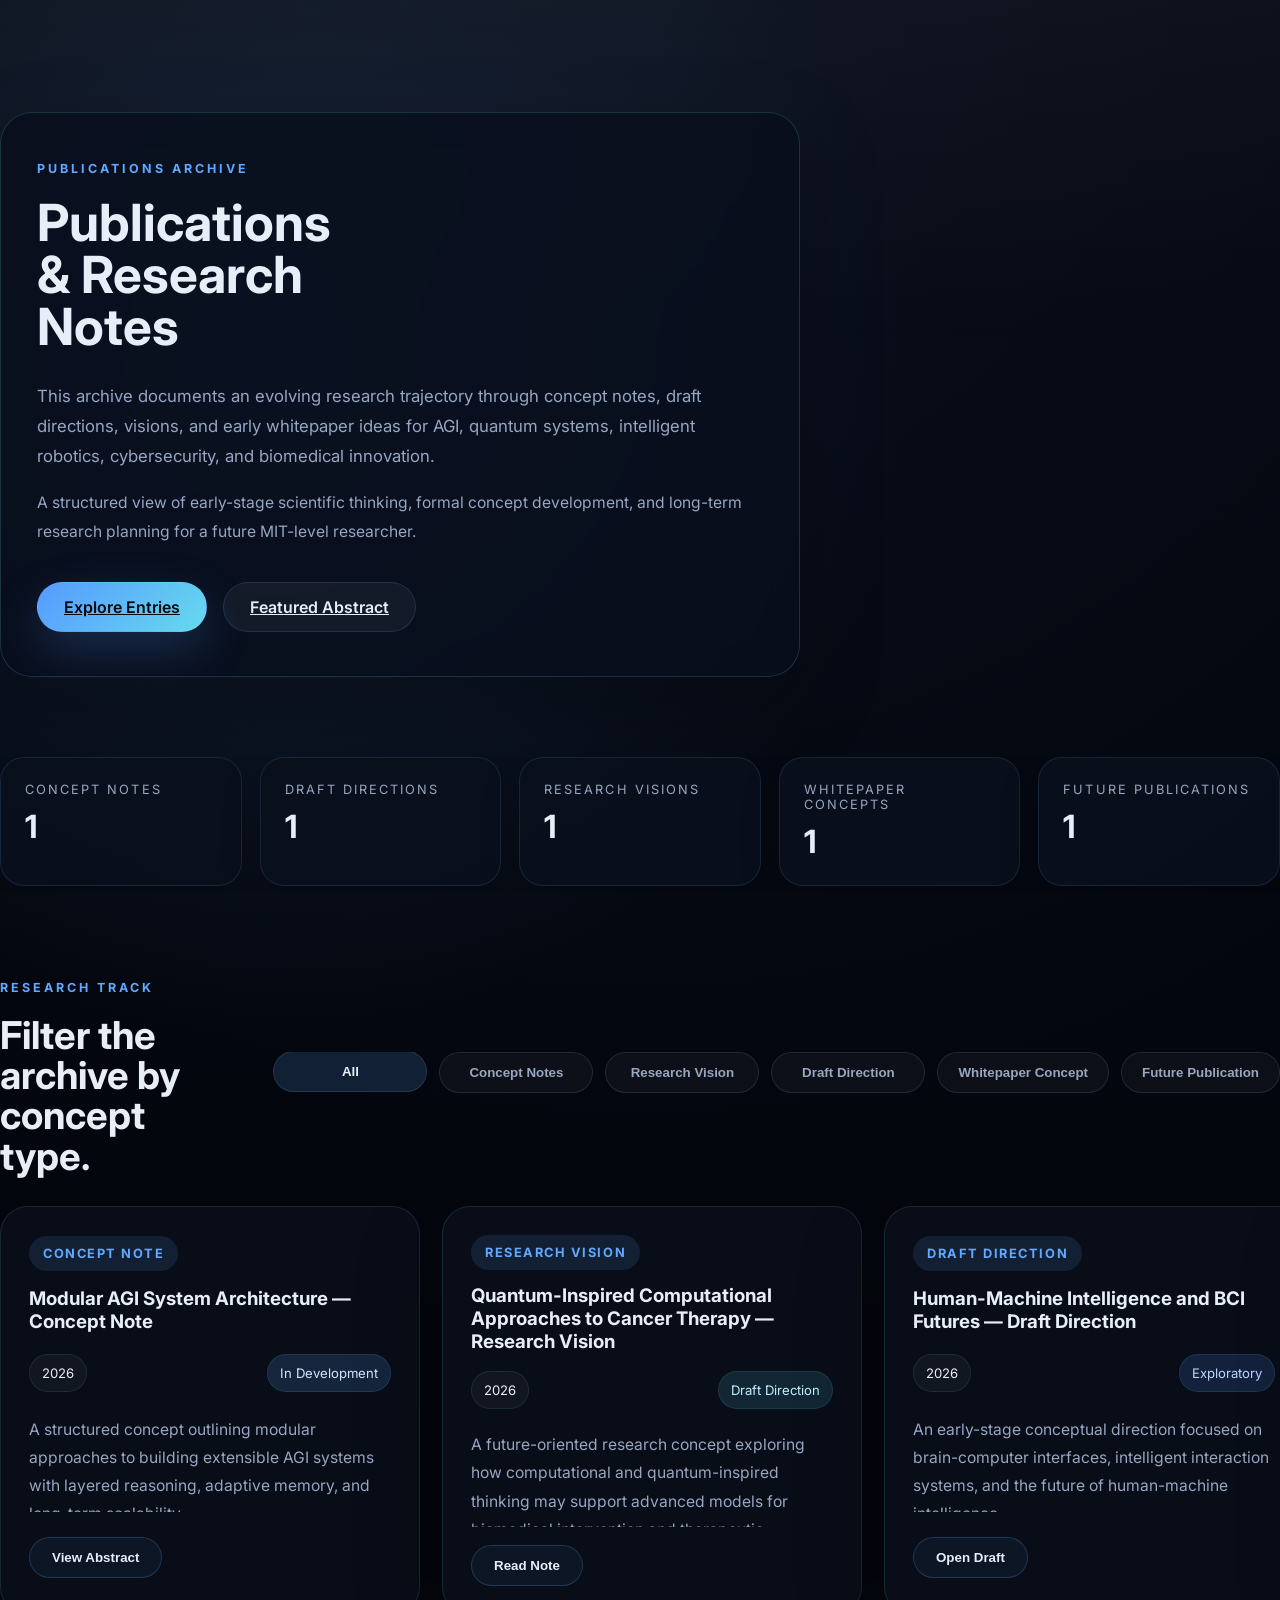
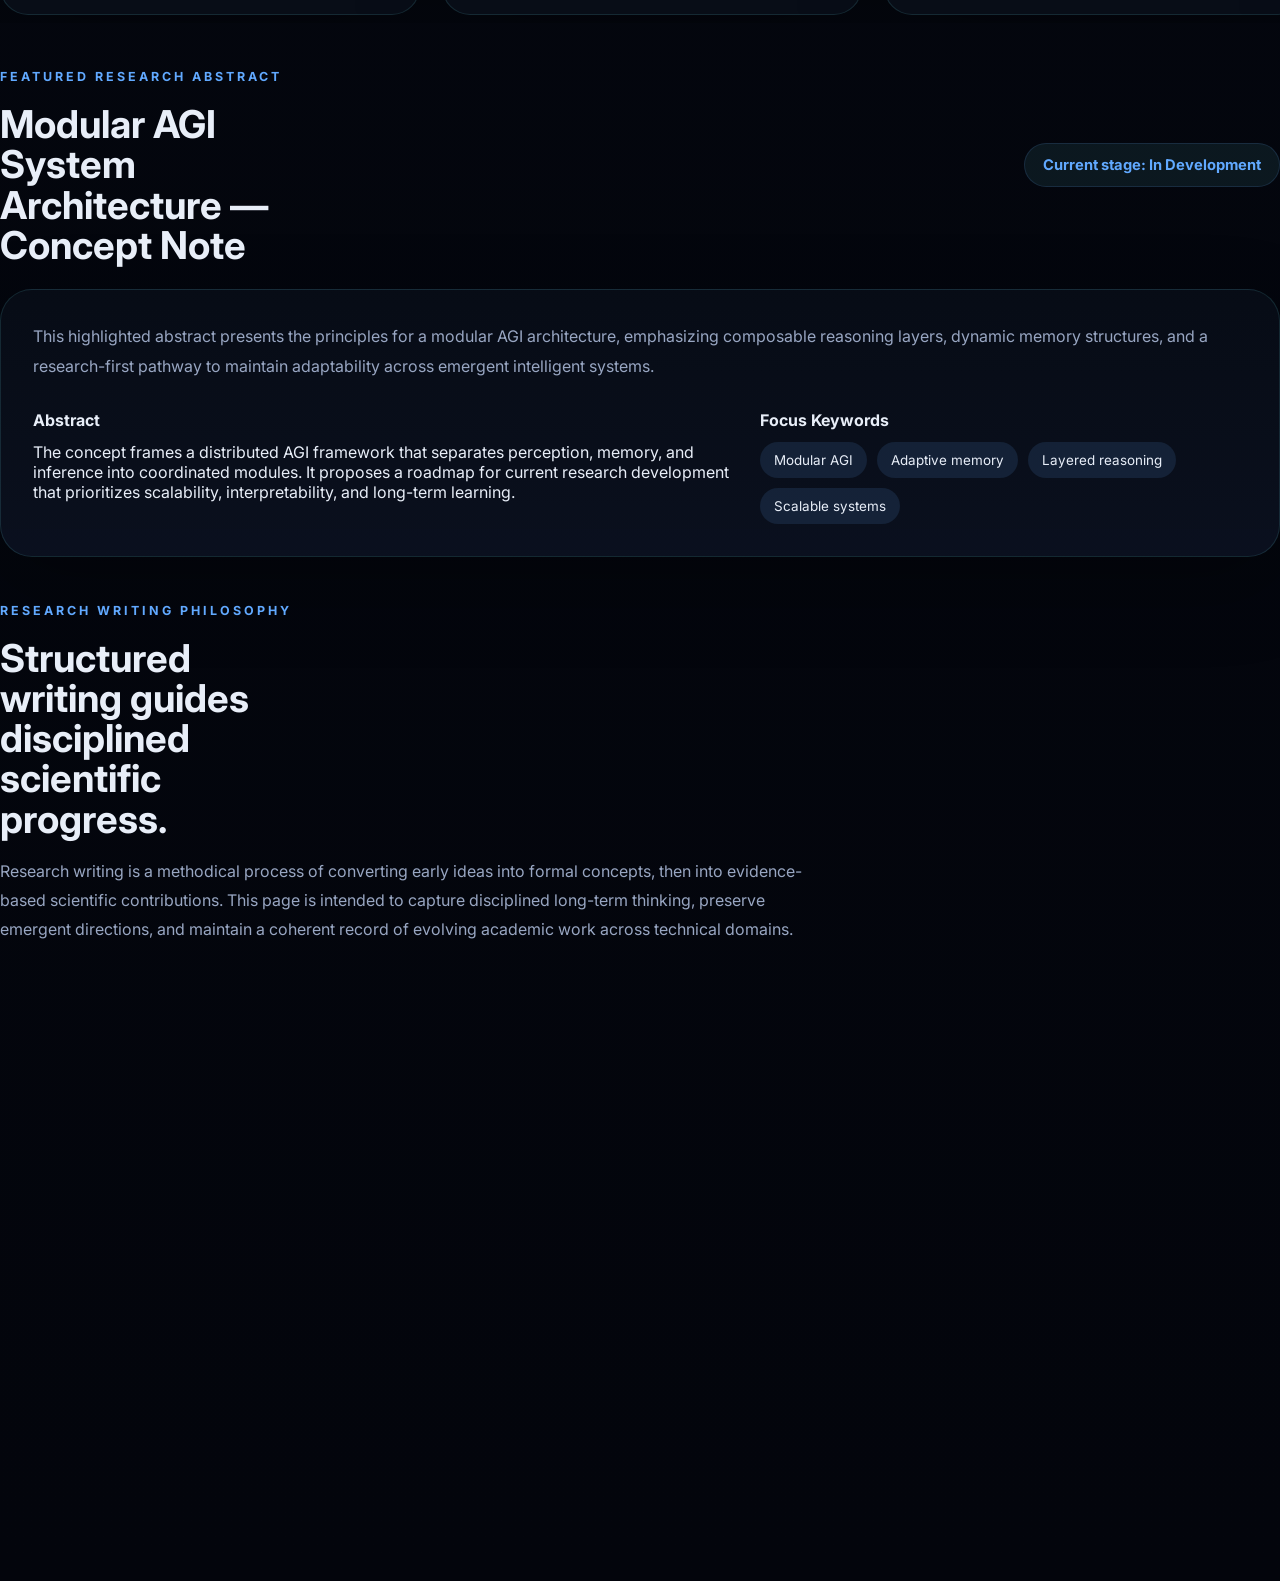
<file: publications.html>
<!DOCTYPE html>
<html lang="en">
  <head>
    <meta charset="UTF-8" />
    <meta name="viewport" content="width=device-width, initial-scale=1.0" />
    <title>Publications & Research Notes | M D Yousuf</title>
    <meta
      name="description"
      content="Publications and research notes for M D Yousuf, documenting concept papers, research visions, draft directions, and future scientific writing." 
    />
    <link rel="preconnect" href="https://fonts.googleapis.com" />
    <link rel="preconnect" href="https://fonts.gstatic.com" crossorigin />
    <link
      href="https://fonts.googleapis.com/css2?family=Inter:wght@300;400;500;600;700;800&display=swap"
      rel="stylesheet"
    />
    <link rel="stylesheet" href="publications.css" />
  </head>
  <body>
    <div class="page-shell">
      <header class="page-hero">
        <div class="hero-copy reveal">
          <p class="eyebrow">Publications Archive</p>
          <h1>Publications & Research Notes</h1>
          <p class="hero-intro">
            This archive documents an evolving research trajectory through concept notes, draft directions, visions, and early whitepaper ideas for AGI,
            quantum systems, intelligent robotics, cybersecurity, and biomedical innovation.
          </p>
          <p class="hero-subtitle">
            A structured view of early-stage scientific thinking, formal concept development, and long-term research planning for a future MIT-level researcher.
          </p>
          <div class="hero-actions">
            <a class="btn btn-primary" href="#publications">Explore Entries</a>
            <a class="btn btn-secondary" href="#featured">Featured Abstract</a>
          </div>
        </div>
      </header>

      <section class="stats-bar reveal" aria-label="Publication summary statistics">
        <div class="stats-grid">
          <div class="stat-card">
            <span class="stat-label">Concept Notes</span>
            <strong>1</strong>
          </div>
          <div class="stat-card">
            <span class="stat-label">Draft Directions</span>
            <strong>1</strong>
          </div>
          <div class="stat-card">
            <span class="stat-label">Research Visions</span>
            <strong>1</strong>
          </div>
          <div class="stat-card">
            <span class="stat-label">Whitepaper Concepts</span>
            <strong>1</strong>
          </div>
          <div class="stat-card">
            <span class="stat-label">Future Publications</span>
            <strong>1</strong>
          </div>
        </div>
      </section>

      <section class="filter-panel reveal" id="publications">
        <div class="section-header">
          <div>
            <p class="eyebrow">Research Track</p>
            <h2>Filter the archive by concept type.</h2>
          </div>
          <div class="tabs" role="tablist" aria-label="Publication categories">
            <button class="tab active" data-filter="all" type="button">All</button>
            <button class="tab" data-filter="Concept Note" type="button">Concept Notes</button>
            <button class="tab" data-filter="Research Vision" type="button">Research Vision</button>
            <button class="tab" data-filter="Draft Direction" type="button">Draft Direction</button>
            <button class="tab" data-filter="Whitepaper Concept" type="button">Whitepaper Concept</button>
            <button class="tab" data-filter="Future Publication" type="button">Future Publication</button>
          </div>
        </div>
      </section>

      <section class="publications-grid reveal">
        <article class="publication-card" data-category="Concept Note">
          <div class="publication-head">
            <div>
              <span class="type-badge">Concept Note</span>
              <h3>Modular AGI System Architecture — Concept Note</h3>
            </div>
            <div class="meta-pill">
              <span>2026</span>
              <span class="status in-development">In Development</span>
            </div>
          </div>
          <p class="publication-summary">
            A structured concept outlining modular approaches to building extensible AGI systems with layered reasoning, adaptive memory,
            and long-term scalability.
          </p>
          <button class="action-button" type="button">View Abstract</button>
        </article>

        <article class="publication-card" data-category="Research Vision">
          <div class="publication-head">
            <div>
              <span class="type-badge">Research Vision</span>
              <h3>Quantum-Inspired Computational Approaches to Cancer Therapy — Research Vision</h3>
            </div>
            <div class="meta-pill">
              <span>2026</span>
              <span class="status draft-direction">Draft Direction</span>
            </div>
          </div>
          <p class="publication-summary">
            A future-oriented research concept exploring how computational and quantum-inspired thinking may support advanced models
            for biomedical intervention and therapeutic innovation.
          </p>
          <button class="action-button" type="button">Read Note</button>
        </article>

        <article class="publication-card" data-category="Draft Direction">
          <div class="publication-head">
            <div>
              <span class="type-badge">Draft Direction</span>
              <h3>Human-Machine Intelligence and BCI Futures — Draft Direction</h3>
            </div>
            <div class="meta-pill">
              <span>2026</span>
              <span class="status exploratory">Exploratory</span>
            </div>
          </div>
          <p class="publication-summary">
            An early-stage conceptual direction focused on brain-computer interfaces, intelligent interaction systems,
            and the future of human-machine intelligence.
          </p>
          <button class="action-button" type="button">Open Draft</button>
        </article>

        <article class="publication-card" data-category="Whitepaper Concept">
          <div class="publication-head">
            <div>
              <span class="type-badge">Whitepaper Concept</span>
              <h3>Cybersecurity Learning Architecture for Emerging Researchers — Whitepaper Concept</h3>
            </div>
            <div class="meta-pill">
              <span>2026</span>
              <span class="status planning">Planning</span>
            </div>
          </div>
          <p class="publication-summary">
            A conceptual framework for designing a hands-on cybersecurity learning platform for emerging technical researchers through challenge-based systems and structured lab development.
          </p>
          <button class="action-button" type="button">View Abstract</button>
        </article>

        <article class="publication-card" data-category="Future Publication">
          <div class="publication-head">
            <div>
              <span class="type-badge">Future Publication</span>
              <h3>Quantum Biology and Computational Biophysics for Future Biomedical Systems — Future Publication</h3>
            </div>
            <div class="meta-pill">
              <span>2026</span>
              <span class="status research-interest">Research Interest</span>
            </div>
          </div>
          <p class="publication-summary">
            A placeholder research direction exploring how quantum biology, computational modeling, and interdisciplinary analysis may contribute to future biomedical systems thinking.
          </p>
          <button class="action-button" type="button">Read Note</button>
        </article>
      </section>

      <section class="featured-abstract reveal" id="featured">
        <div class="section-header">
          <div>
            <p class="eyebrow">Featured Research Abstract</p>
            <h2>Modular AGI System Architecture — Concept Note</h2>
          </div>
          <span class="abstract-stage">Current stage: In Development</span>
        </div>

        <div class="featured-card">
          <p class="featured-intro">
            This highlighted abstract presents the principles for a modular AGI architecture, emphasizing composable reasoning layers,
            dynamic memory structures, and a research-first pathway to maintain adaptability across emergent intelligent systems.
          </p>
          <div class="featured-details">
            <div>
              <h3>Abstract</h3>
              <p>
                The concept frames a distributed AGI framework that separates perception, memory, and inference into coordinated modules.
                It proposes a roadmap for current research development that prioritizes scalability, interpretability, and long-term learning.
              </p>
            </div>
            <div>
              <h3>Focus Keywords</h3>
              <div class="keyword-list">
                <span>Modular AGI</span>
                <span>Adaptive memory</span>
                <span>Layered reasoning</span>
                <span>Scalable systems</span>
              </div>
            </div>
          </div>
        </div>
      </section>

      <section class="philosophy reveal">
        <div class="section-header">
          <div>
            <p class="eyebrow">Research Writing Philosophy</p>
            <h2>Structured writing guides disciplined scientific progress.</h2>
          </div>
        </div>
        <p class="philosophy-text">
          Research writing is a methodical process of converting early ideas into formal concepts, then into evidence-based scientific contributions.
          This page is intended to capture disciplined long-term thinking, preserve emergent directions, and maintain a coherent record of evolving
          academic work across technical domains.
        </p>
      </section>

      <section class="future-ready reveal">
        <div class="section-header">
          <div>
            <p class="eyebrow">Expansion Ready</p>
            <h2>Designed to grow with deeper research documentation.</h2>
          </div>
        </div>
        <div class="future-grid">
          <div class="future-card">
            <h3>Full paper pages</h3>
            <p>Each note is built to become a full paper page with detailed arguments, methods, and citations.</p>
          </div>
          <div class="future-card">
            <h3>Downloadable PDFs</h3>
            <p>Future versions will support academic-quality PDF exports and formatted research summaries.</p>
          </div>
          <div class="future-card">
            <h3>Abstract detail pages</h3>
            <p>Each entry can expand into a dedicated abstract page with expanded rationale and structured research sections.</p>
          </div>
          <div class="future-card">
            <h3>Citations and archives</h3>
            <p>A research archive with citation metadata, source references, and versioned note histories can be added seamlessly.</p>
          </div>
        </div>
      </section>
    </div>

    <script src="publications.js"></script>
  </body>
</html>
</file>
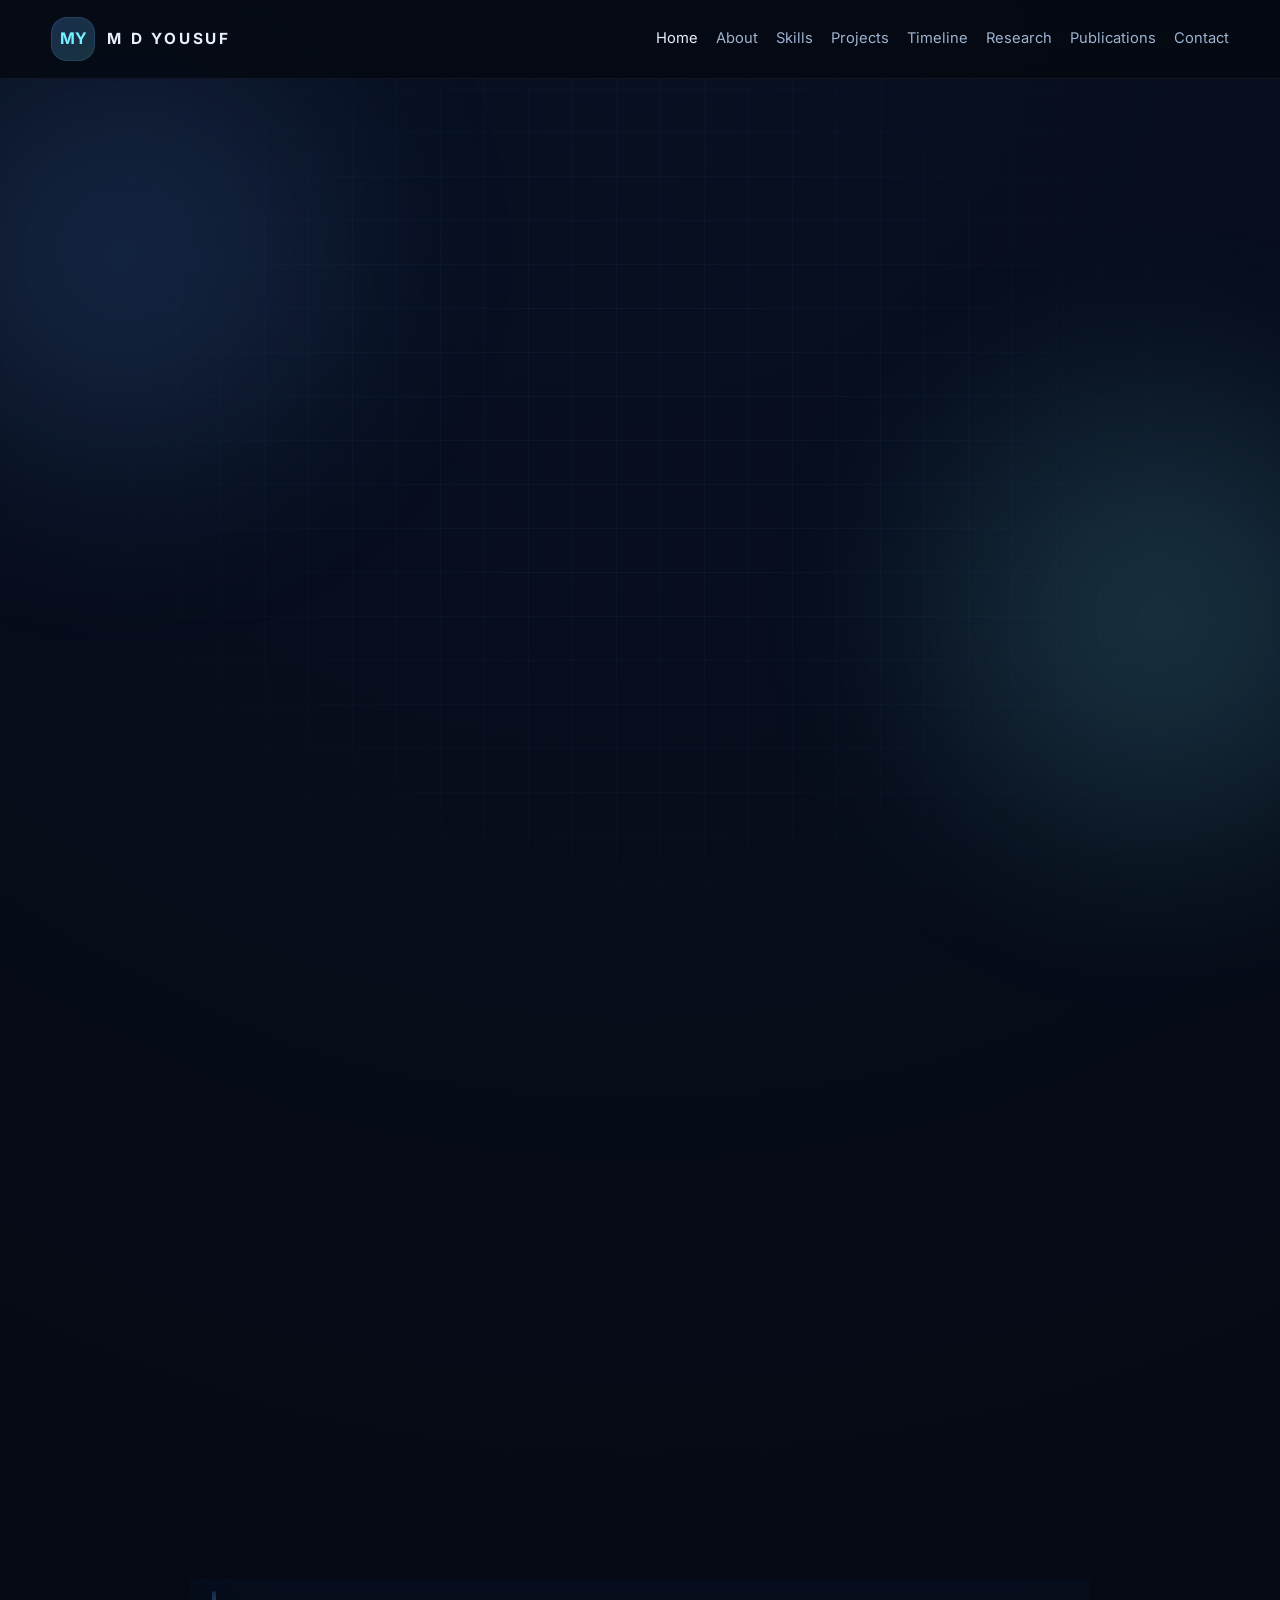
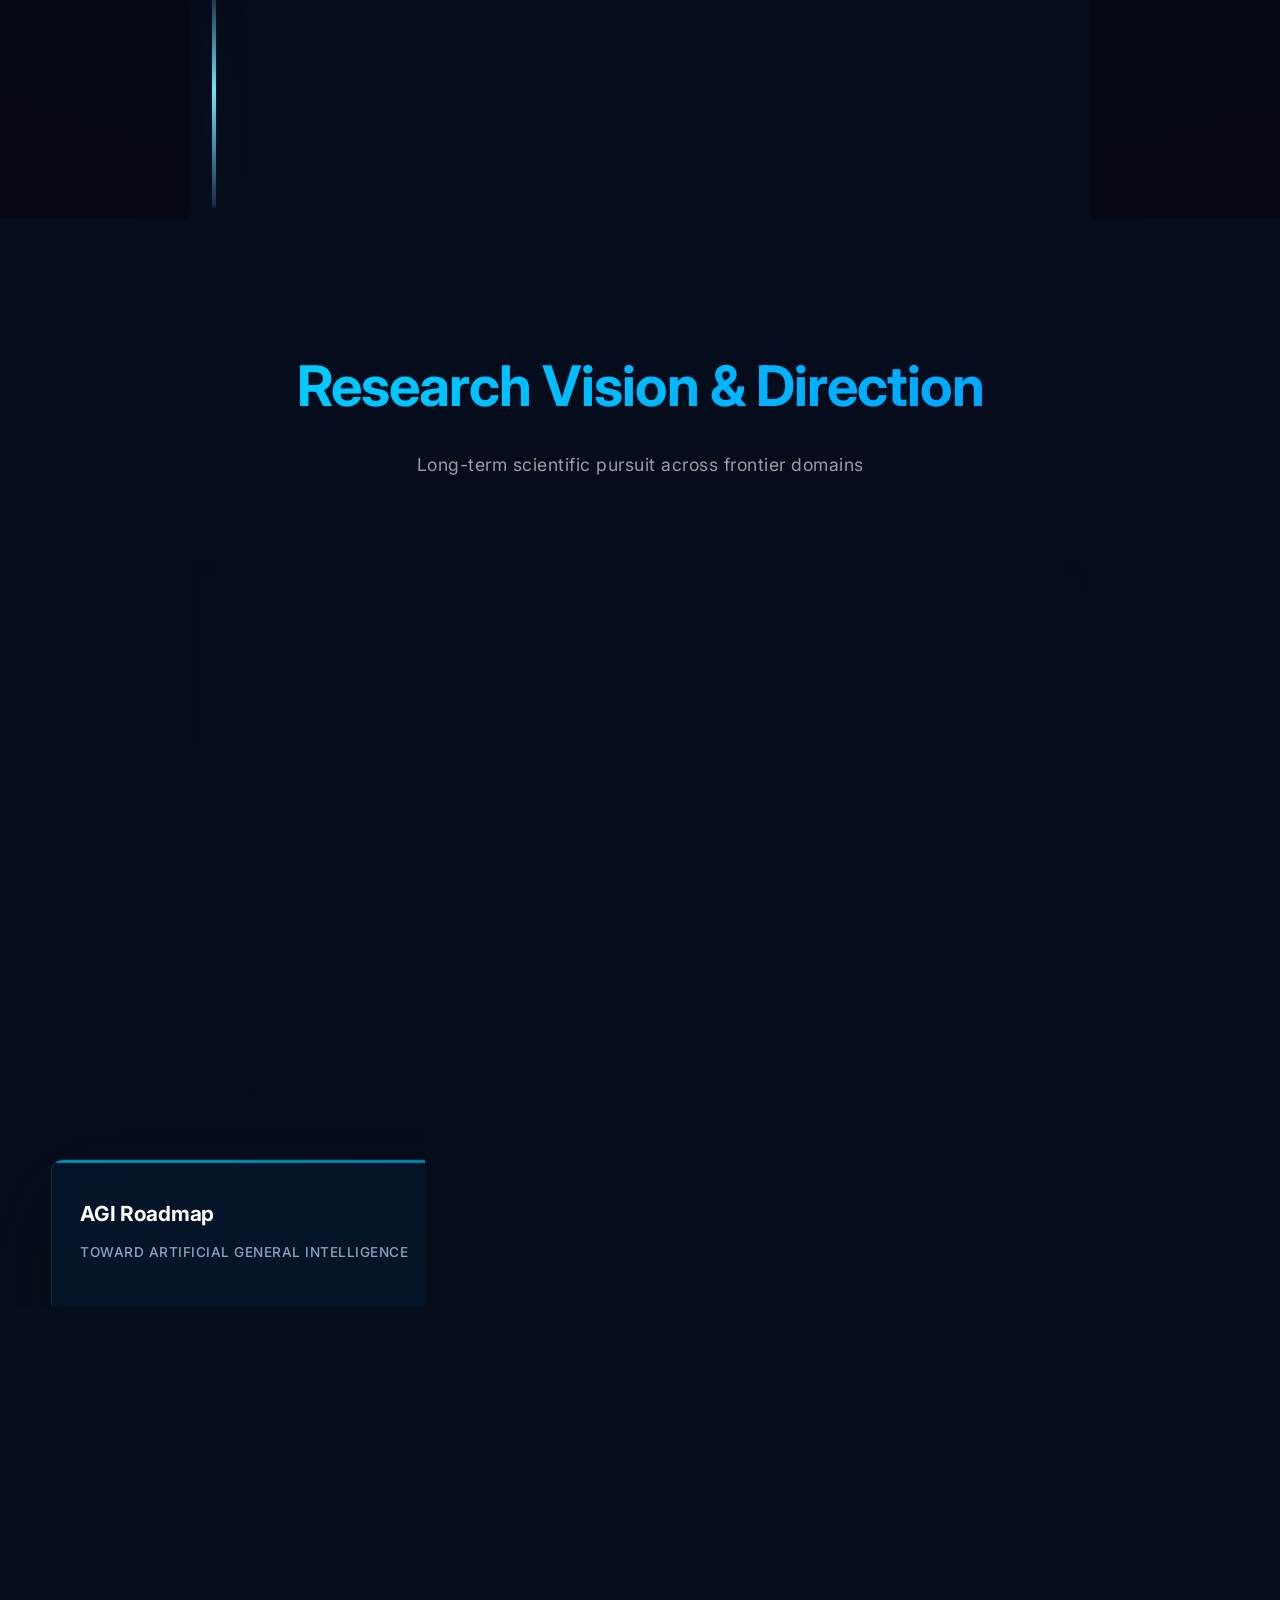
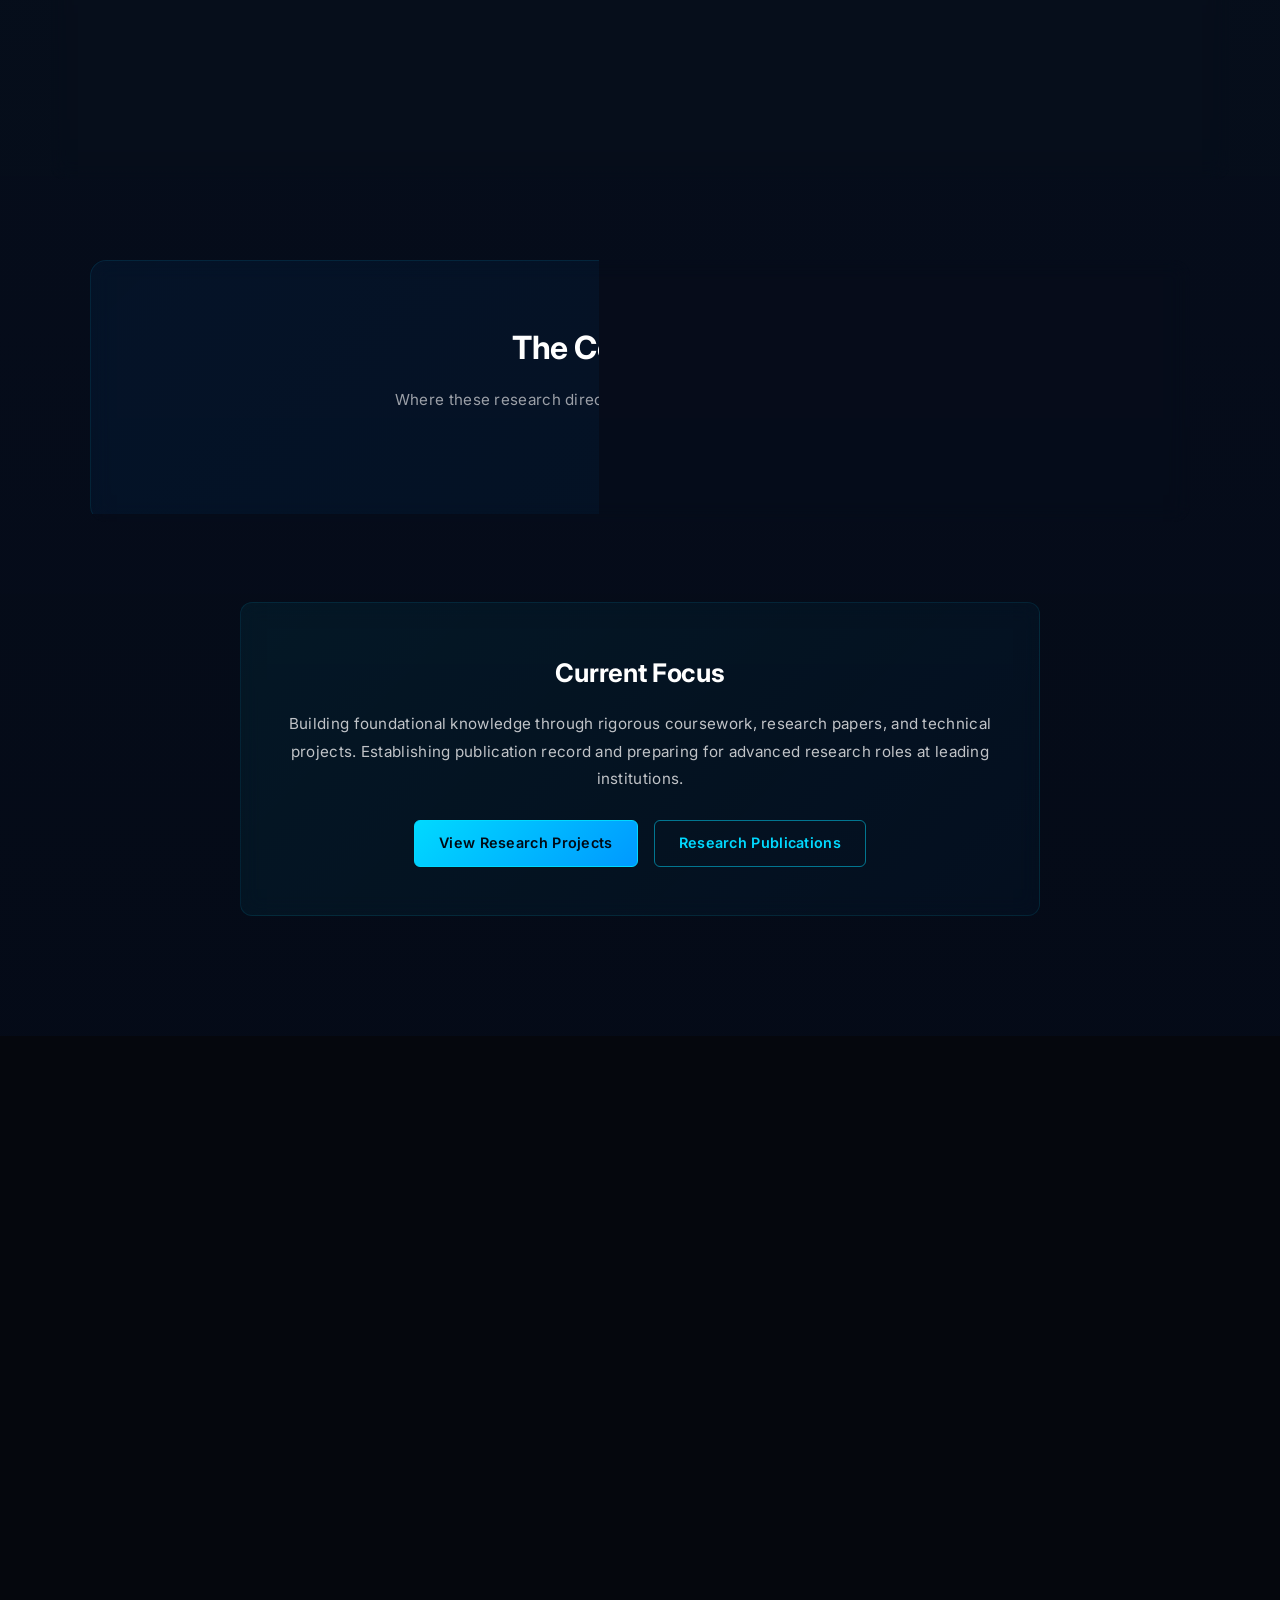
<file: RESEARCH_INTEGRATION_EXAMPLE.html>
<!-- 
  RESEARCH SECTION INTEGRATION EXAMPLE
  
  Shows exact placement and context for adding the research section
  to your index.html file
  
  NOTE: This is a reference file showing the pattern.
  Copy the relevant sections into your actual index.html
-->

<!DOCTYPE html>
<html lang="en">

<head>
  <meta charset="UTF-8" />
  <meta name="viewport" content="width=device-width, initial-scale=1.0" />
  <title>M D Yousuf | Personal Research Lab</title>
  <meta name="description" content="..." />
  
  <!-- Fonts -->
  <link rel="preconnect" href="https://fonts.googleapis.com" />
  <link rel="preconnect" href="https://fonts.gstatic.com" crossorigin />
  <link href="https://fonts.googleapis.com/css2?family=Inter:wght@300;400;500;600;700;800&display=swap"
    rel="stylesheet" />
  
  <!-- Your existing main styles -->
  <link rel="stylesheet" href="styles.css" />
  
  <!-- ✅ ADD IF YOU HAVE TIMELINE: -->
  <link rel="stylesheet" href="timeline-styles.css" />
  
  <!-- ✅ ADD THIS: Research section styles -->
  <link rel="stylesheet" href="research-styles.css" />
</head>

<body>
  <div class="bg-grid"></div>
  <div class="bg-glow bg-glow-1"></div>
  <div class="bg-glow bg-glow-2"></div>

  <!-- Header (existing) -->
  <header class="site-header">
    <div class="container nav">
      <a href="#hero" class="logo">
        <span class="logo-mark">MY</span>
        <span class="logo-text">M D Yousuf</span>
      </a>
      
      <nav class="nav-links" id="navLinks">
        <a href="#hero">Home</a>
        <a href="#about">About</a>
        <a href="#skills">Skills</a>
        <a href="#projects">Projects</a>
        <a href="#timeline">Timeline</a>
        <a href="#research">Research</a>  <!-- This already points to #research -->
        <a href="#publications">Publications</a>
        <a href="#contact">Contact</a>
      </nav>
    </div>
  </header>

  <main>
    <!-- HERO section (existing) -->
    <section id="hero" class="hero section">
      <!-- ... existing hero content ... -->
    </section>

    <!-- ABOUT section (existing) -->
    <section id="about" class="about section">
      <!-- ... existing about content ... -->
    </section>

    <!-- SKILLS section (existing) -->
    <section id="skills" class="skills section">
      <!-- ... existing skills content ... -->
    </section>

    <!-- PROJECTS section (existing) -->
    <section id="projects" class="projects section">
      <!-- ... existing projects content ... -->
    </section>

    <!-- TIMELINE section (if you have it) -->
    <section id="timeline" class="timeline section">
      <!-- ... timeline content from timeline-section.html ... -->
    </section>

    <!-- ✅ ADD THIS: RESEARCH SECTION (COPY FROM research-section.html) -->
    <section id="research" class="research section">
      <div class="container">
        <!-- Section Header -->
        <div class="section-header reveal">
          <h2>Research Vision & Direction</h2>
          <p class="section-subtitle">Long-term scientific pursuit across frontier domains</p>
        </div>

        <!-- Abstract Block -->
        <div class="research-abstract reveal">
          <div class="abstract-header">
            <h3 class="abstract-title">Abstract of Long-Term Scientific Direction</h3>
            <div class="abstract-divider"></div>
          </div>
          
          <p class="abstract-text">
            My research trajectory is grounded in systems-level thinking applied to three interconnected domains: artificial intelligence architecture, biomedical innovation through quantum-inspired approaches, and human-machine integration. The overarching goal is to advance toward artificial general intelligence while ensuring safety and alignment, explore revolutionary therapeutic pathways via quantum computing principles, and develop seamless brain-computer interfaces that augment human cognition. These directions converge on a singular purpose: building intelligent systems that solve humanity's most pressing challenges while maintaining rigorous scientific discipline and ethical accountability.
          </p>

          <div class="abstract-badges">
            <span class="badge">Systems Architecture</span>
            <span class="badge">Computational Theory</span>
            <span class="badge">Biomedical Innovation</span>
            <span class="badge">Quantum Computing</span>
            <span class="badge">Neurotechnology</span>
            <span class="badge">AI Safety</span>
          </div>
        </div>

        <!-- Research Directions Grid -->
        <div class="research-grid">
          <!-- Card 1: AGI Roadmap -->
          <div class="research-card reveal" data-research="1">
            <div class="card-accent"></div>
            <div class="card-header">
              <h3 class="card-title">AGI Roadmap</h3>
              <p class="card-subtitle">Toward Artificial General Intelligence</p>
            </div>
            <div class="card-vision">
              <h4>Vision</h4>
              <p>Developing architectures and training methodologies that progress toward human-level general intelligence. Focus on learning efficiency, transfer learning, and fundamental architectural innovations beyond current transformer paradigms.</p>
            </div>
            <div class="card-focus">
              <h4>Research Focus</h4>
              <ul class="focus-list">
                <li>Novel transformer architectures and attention mechanisms</li>
                <li>Efficient training and inference optimization</li>
                <li>Multi-modality integration and reasoning</li>
                <li>Alignment and safety mechanisms in advanced models</li>
                <li>Recursive self-improvement frameworks</li>
              </ul>
            </div>
            <div class="card-tags">
              <span class="tag">Deep Learning</span>
              <span class="tag">Neural Architecture</span>
              <span class="tag">AI Safety</span>
              <span class="tag">Reasoning Systems</span>
            </div>
          </div>

          <!-- Card 2: Quantum-Inspired Cancer Therapy -->
          <!-- [Similar structure - copy from research-section.html] -->

          <!-- Card 3: Human-Machine Intelligence -->
          <!-- [Similar structure - copy from research-section.html] -->

          <!-- Card 4: Intelligent Robotics & Systems -->
          <!-- [Similar structure - copy from research-section.html] -->
        </div>

        <!-- Convergence Block -->
        <div class="convergence-block reveal">
          <div class="convergence-header">
            <h3>The Convergence</h3>
            <p>Where these research directions intersect and amplify each other</p>
          </div>

          <div class="convergence-grid">
            <!-- [Convergence items - copy from research-section.html] -->
          </div>
        </div>

        <!-- CTA Block -->
        <div class="research-cta reveal">
          <div class="cta-content">
            <h3>Current Focus</h3>
            <p>Building foundational knowledge through rigorous coursework, research papers, and technical projects. Establishing publication record and preparing for advanced research roles at leading institutions.</p>
            <div class="cta-actions">
              <a href="#projects" class="btn btn-secondary">View Research Projects</a>
              <a href="#publications" class="btn btn-outline">Research Publications</a>
            </div>
          </div>
        </div>
      </div>
    </section>
    <!-- END RESEARCH SECTION -->

    <!-- PUBLICATIONS section (existing) -->
    <section id="publications" class="publications section">
      <!-- ... existing publications content ... -->
    </section>

    <!-- CASE STUDIES section (existing) -->
    <section id="case-study" class="case-study section">
      <!-- ... existing case studies ... -->
    </section>

    <!-- BLOG/LAB NOTES section (existing) -->
    <section id="blog" class="blog section">
      <!-- ... existing blog content ... -->
    </section>

    <!-- CONTACT section (existing) -->
    <section id="contact" class="contact section">
      <!-- ... existing contact content ... -->
    </section>
  </main>

  <!-- FOOTER (existing) -->
  <footer class="site-footer">
    <!-- ... existing footer ... -->
  </footer>

  <!-- Your existing scripts -->
  <script src="script.js"></script>

  <!-- ✅ ADD IF YOU HAVE TIMELINE: -->
  <script src="timeline-script.js"></script>

  <!-- ✅ ADD THIS: Research section script -->
  <script src="research-script.js"></script>
</body>

</html>

<!--
═══════════════════════════════════════════════════════════════
  INTEGRATION CHECKLIST FOR RESEARCH SECTION
═══════════════════════════════════════════════════════════════

IN YOUR ACTUAL index.html FILE:

📋 In <head> section (after other stylesheets):
  ✅ Add: <link rel="stylesheet" href="research-styles.css" />

📋 In <main> section (in appropriate location):
  ✅ Add: Full research section from research-section.html
     (Replace existing #research or create new section)

📋 Before closing </body>:
  ✅ Add: <script src="research-script.js"></script>

═══════════════════════════════════════════════════════════════
  PLACEMENT SUGGESTIONS
═══════════════════════════════════════════════════════════════

Good Placement Orders:
1. Hero → Timeline → Research → Publications → Contact
2. Hero → Projects → Timeline → Research → Publications → Contact
3. Hero → About → Skills → Projects → Timeline → Research → Contact

The research section works best:
- AFTER timeline (if you have timeline)
- BEFORE publications and case studies
- AFTER all technical project sections

═══════════════════════════════════════════════════════════════
  ONCE YOU'VE ADDED THE 3 PIECES:
═══════════════════════════════════════════════════════════════

1. Save index.html
2. Refresh your browser (Ctrl+Shift+R or Cmd+Shift+R)
3. Scroll to the research section
4. Watch animations in action! ✨
5. Test on mobile
6. Deploy when happy

═══════════════════════════════════════════════════════════════

For detailed help: See RESEARCH_QUICK_START.md or RESEARCH_INTEGRATION.md
To customize: Edit research-section.html (text) or research-styles.css (styling)

═══════════════════════════════════════════════════════════════
-->
</file>
<file: styles.css>
:root {
  --bg: #05070d;
  --panel: rgba(10, 16, 30, 0.75);
  --panel-strong: rgba(13, 20, 38, 0.96);
  --text: #e8efff;
  --muted: #9eb3cf;
  --line: rgba(90, 162, 255, 0.16);
  --primary: #5aa2ff;
  --primary-2: #74f0ff;
  --shadow: 0 24px 90px rgba(0, 0, 0, 0.3);
  --radius: 24px;
  --container: 1180px;
}

* {
  margin: 0;
  padding: 0;
  box-sizing: border-box;
}

html {
  scroll-behavior: smooth;
}

body {
  font-family: "Inter", sans-serif;
  background: radial-gradient(circle at top, #081023 0%, var(--bg) 45%);
  color: var(--text);
  line-height: 1.7;
  overflow-x: hidden;
}

a {
  color: inherit;
  text-decoration: none;
}

button,
input {
  font: inherit;
}

.container {
  width: min(92%, var(--container));
  margin: 0 auto;
}

.section {
  padding: 100px 0;
  position: relative;
}

.bg-grid {
  position: fixed;
  inset: 0;
  background-image:
    linear-gradient(rgba(90, 162, 255, 0.05) 1px, transparent 1px),
    linear-gradient(90deg, rgba(90, 162, 255, 0.05) 1px, transparent 1px);
  background-size: 44px 44px;
  -webkit-mask-image: radial-gradient(circle at center, black 20%, transparent 85%);
  mask-image: radial-gradient(circle at center, black 20%, transparent 85%);
  pointer-events: none;
  z-index: -3;
}

.bg-glow {
  position: fixed;
  width: 420px;
  height: 420px;
  border-radius: 50%;
  filter: blur(110px);
  opacity: 0.16;
  pointer-events: none;
  z-index: -2;
}

.bg-glow-1 {
  background: var(--primary);
  top: 5%;
  left: -90px;
}

.bg-glow-2 {
  background: var(--primary-2);
  right: -90px;
  bottom: 8%;
}

.site-header {
  position: sticky;
  top: 0;
  inset: 0;
  z-index: 1000;
  -webkit-backdrop-filter: blur(18px);
  backdrop-filter: blur(18px);
  background: rgba(5, 8, 16, 0.78);
  border-bottom: 1px solid rgba(255, 255, 255, 0.05);
}

.nav {
  min-height: 78px;
  display: flex;
  align-items: center;
  justify-content: space-between;
  gap: 20px;
}

.logo {
  display: inline-flex;
  align-items: center;
  gap: 12px;
  font-weight: 700;
}

.logo-mark {
  width: 44px;
  height: 44px;
  border-radius: 16px;
  display: grid;
  place-items: center;
  background: linear-gradient(135deg, rgba(90, 162, 255, 0.24), rgba(116, 240, 255, 0.18));
  border: 1px solid var(--line);
  color: var(--primary-2);
}

.logo-text {
  font-size: 0.96rem;
  letter-spacing: 0.18em;
  text-transform: uppercase;
}

.nav-links {
  display: flex;
  align-items: center;
  gap: 18px;
  flex-wrap: wrap;
}

.nav-links a {
  color: var(--muted);
  transition: color 0.25s ease;
  font-size: 0.92rem;
}

.nav-links a:hover,
.nav-links a.active {
  color: var(--text);
}

.menu-toggle {
  display: none;
  width: 44px;
  height: 44px;
  border: 1px solid var(--line);
  border-radius: 14px;
  background: transparent;
  cursor: pointer;
}

.menu-toggle span {
  display: block;
  width: 18px;
  height: 2px;
  background: var(--text);
  margin: 5px auto;
  transition: transform 0.3s ease;
}

.hero {
  min-height: 100vh;
  display: grid;
  align-items: center;
  position: relative;
  overflow: hidden;
}

.hero-overlay {
  position: absolute;
  inset: 0;
  pointer-events: none;
}

.floating-accent {
  position: absolute;
  width: 220px;
  height: 220px;
  border-radius: 50%;
  filter: blur(84px);
  opacity: 0.32;
}

.floating-accent.accent-1 {
  background: rgba(90, 162, 255, 0.22);
  top: 10%;
  left: -5%;
}

.floating-accent.accent-2 {
  background: rgba(116, 240, 255, 0.18);
  bottom: 12%;
  right: -8%;
}

.hero-grid {
  display: grid;
  grid-template-columns: 1.18fr 0.82fr;
  gap: 42px;
  align-items: center;
}

.hero-badge {
  display: inline-flex;
  align-items: center;
  gap: 10px;
  padding: 12px 18px;
  border-radius: 999px;
  background: rgba(116, 240, 255, 0.1);
  color: var(--primary-2);
  font-size: 0.82rem;
  font-weight: 700;
  letter-spacing: 0.18em;
  text-transform: uppercase;
  margin-bottom: 24px;
}

.hero-copy h1,
.section-heading h2 {
  font-size: clamp(3rem, 4.5vw, 4.8rem);
  line-height: 1.02;
  letter-spacing: -0.03em;
  max-width: 12ch;
}

.hero-intro,
.hero-mission,
.section-heading p,
.glass-card p,
.project-card p,
.blog-card p,
.timeline-content p,
.research-paper p,
.publication-card p,
.contact-grid p {
  color: var(--muted);
}

.hero-intro {
  max-width: 720px;
  margin-top: 18px;
  font-size: 1.08rem;
  line-height: 1.85;
}

.hero-mission {
  max-width: 680px;
  margin-top: 24px;
  margin-bottom: 34px;
  font-size: 1rem;
  letter-spacing: 0.01em;
}

.hero-actions {
  display: flex;
  flex-wrap: wrap;
  gap: 14px;
  margin-bottom: 32px;
}

.btn {
  display: inline-flex;
  align-items: center;
  justify-content: center;
  border-radius: 999px;
  padding: 14px 24px;
  border: 1px solid transparent;
  transition: transform 0.28s ease, box-shadow 0.28s ease, background 0.28s ease, border-color 0.28s ease;
  cursor: pointer;
  min-width: 170px;
}

.btn:hover {
  transform: translateY(-2px);
}

.btn-primary {
  background: linear-gradient(135deg, rgba(90, 162, 255, 1), rgba(116, 240, 255, 0.92));
  color: #05101f;
  font-weight: 700;
  box-shadow: 0 18px 46px rgba(97, 204, 255, 0.18);
}

.btn-secondary {
  border-color: rgba(116, 240, 255, 0.22);
  background: rgba(255, 255, 255, 0.05);
  color: var(--text);
}

.btn-secondary:hover {
  background: rgba(255, 255, 255, 0.12);
}

.btn-outline {
  border-color: rgba(90, 162, 255, 0.22);
  background: transparent;
  color: var(--text);
}

.btn-outline:hover {
  background: rgba(90, 162, 255, 0.08);
}

.stat-grid {
  display: grid;
  grid-template-columns: repeat(2, minmax(0, 1fr));
  gap: 14px;
  margin-top: 18px;
}

.stat-grid span {
  display: inline-flex;
  align-items: center;
  justify-content: center;
  min-height: 56px;
  padding: 0 16px;
  border-radius: 18px;
  border: 1px solid rgba(116, 240, 255, 0.14);
  background: rgba(255, 255, 255, 0.04);
  color: var(--text);
  font-size: 0.92rem;
  letter-spacing: 0.01em;
}

.hero-panel {
  position: relative;
  padding: 0;
  border-radius: 36px;
  background: rgba(8, 14, 28, 0.96);
  border: 1px solid rgba(116, 240, 255, 0.15);
  box-shadow: 0 40px 120px rgba(0, 0, 0, 0.28);
  overflow: hidden;
}

.hero-panel::before {
  content: "";
  position: absolute;
  top: -28px;
  right: -28px;
  width: 180px;
  height: 180px;
  border-radius: 50%;
  background: rgba(116, 240, 255, 0.05);
  filter: blur(18px);
}

.hero-panel::after {
  content: "";
  position: absolute;
  bottom: -20px;
  left: 18px;
  width: 120px;
  height: 120px;
  border-radius: 50%;
  border: 1px solid rgba(116, 240, 255, 0.14);
}

.profile-card {
  display: grid;
  gap: 24px;
  padding: 34px;
}

.profile-avatar-frame {
  position: relative;
  width: 260px;
  height: 260px;
  margin: 0 auto;
  border-radius: 36px;
  overflow: hidden;
  background: radial-gradient(circle at top, rgba(116, 240, 255, 0.2), transparent 56%);
  border: 1px solid rgba(116, 240, 255, 0.24);
  box-shadow: inset 0 0 20px rgba(116, 240, 255, 0.14), 0 28px 72px rgba(0, 0, 0, 0.28);
}

.profile-avatar-frame img {
  width: 100%;
  height: 100%;
  object-fit: cover;
  transition: transform 0.35s ease;
}

.profile-avatar-frame:hover img {
  transform: scale(1.02);
}

.avatar-ring {
  position: absolute;
  inset: 0;
  border: 2px solid rgba(116, 240, 255, 0.35);
  border-radius: inherit;
  box-shadow: 0 0 32px rgba(124, 236, 255, 0.3);
}

.avatar-glow {
  position: absolute;
  inset: -18px;
  filter: blur(28px);
  background: radial-gradient(circle, rgba(116, 240, 255, 0.26), transparent 48%);
}

.avatar-orbit {
  position: absolute;
  inset: 20px;
  border-radius: 50%;
  border: 1px solid rgba(116, 240, 255, 0.12);
  box-shadow: 0 0 18px rgba(116, 240, 255, 0.14);
}

.profile-info {
  text-align: center;
}

.profile-eyebrow {
  display: inline-flex;
  padding: 8px 14px;
  border-radius: 999px;
  background: rgba(116, 240, 255, 0.08);
  color: var(--primary-2);
  letter-spacing: 0.12em;
  font-size: 0.78rem;
  text-transform: uppercase;
}

.profile-info h2 {
  margin: 18px auto 12px;
  font-size: clamp(2rem, 3vw, 2.8rem);
  letter-spacing: -0.04em;
}

.profile-position {
  max-width: 520px;
  margin: 0 auto;
  color: var(--muted);
  font-size: 1rem;
  line-height: 1.8;
}

.identity-card {
  margin: 24px auto 0;
  display: grid;
  gap: 16px;
  padding: 22px;
  border-radius: 26px;
  background: rgba(255, 255, 255, 0.04);
  border: 1px solid rgba(116, 240, 255, 0.12);
}

.identity-card div {
  display: flex;
  flex-wrap: wrap;
  justify-content: center;
  gap: 12px;
  align-items: baseline;
}

.identity-label {
  color: var(--muted);
  font-size: 0.78rem;
  text-transform: uppercase;
  letter-spacing: 0.18em;
}

.identity-card strong {
  color: var(--text);
  font-size: 0.95rem;
}

.identity-tags {
  display: flex;
  flex-wrap: wrap;
  justify-content: center;
  gap: 10px;
  margin-top: 4px;
}

.identity-tags span {
  padding: 8px 12px;
  border-radius: 999px;
  border: 1px solid rgba(116, 240, 255, 0.14);
  background: rgba(116, 240, 255, 0.06);
  color: var(--text);
  font-size: 0.78rem;
}

.profile-tags {
  display: flex;
  flex-wrap: wrap;
  justify-content: center;
  gap: 10px;
  margin-top: 22px;
}

.profile-tags span {
  padding: 10px 15px;
  border-radius: 999px;
  border: 1px solid rgba(116, 240, 255, 0.16);
  background: rgba(116, 240, 255, 0.06);
  color: var(--text);
  font-size: 0.82rem;
}

@media (max-width: 980px) {
  .hero-grid {
    grid-template-columns: 1fr;
  }

  .hero-panel {
    order: -1;
  }
}

@media (max-width: 720px) {
  .hero {
    min-height: auto;
    padding-top: 60px;
    padding-bottom: 60px;
  }

  .hero-copy h1,
  .section-heading h2 {
    font-size: clamp(2.6rem, 9vw, 3.6rem);
  }

  .hero-grid,
  .stat-grid {
    gap: 28px;
  }

  .profile-avatar-frame {
    width: 220px;
    height: 220px;
  }

  .profile-card {
    padding: 28px 24px 24px;
  }

  .hero-actions {
    flex-direction: column;
    align-items: stretch;
  }
}

.skills-meta {
  display: grid;
  grid-template-columns: repeat(4, minmax(0, 1fr));
  gap: 20px;
  margin-bottom: 36px;
}

.skills-summary {
  background: rgba(255, 255, 255, 0.04);
  border: 1px solid rgba(116, 240, 255, 0.1);
  border-radius: 24px;
  padding: 22px;
  box-shadow: inset 0 0 16px rgba(255, 255, 255, 0.03);
}

.skills-summary strong,
.skills-summary span {
  font-weight: 700;
  letter-spacing: 0.18em;
  text-transform: uppercase;
  font-size: 0.78rem;
  color: var(--primary-2);
}

.skills-summary p {
  margin-top: 12px;
  color: var(--muted);
  font-size: 0.95rem;
  line-height: 1.7;
}

.skills-grid {
  display: grid;
  grid-template-columns: repeat(3, minmax(0, 1fr));
  gap: 22px;
}

.skill-card {
  border-radius: 28px;
  padding: 28px;
  background: rgba(5, 10, 20, 0.92);
  border: 1px solid rgba(90, 162, 255, 0.16);
  box-shadow: 0 28px 94px rgba(0, 0, 0, 0.22);
  transition: transform 0.28s ease, border-color 0.28s ease, box-shadow 0.28s ease;
}

.skill-card:hover {
  transform: translateY(-6px);
  border-color: rgba(116, 240, 255, 0.26);
  box-shadow: 0 38px 110px rgba(0, 0, 0, 0.3);
}

.skill-card-header {
  display: flex;
  flex-wrap: wrap;
  align-items: flex-start;
  gap: 12px;
  margin-bottom: 16px;
}

.skill-card-header h3 {
  margin: 0;
  font-size: 1.18rem;
  line-height: 1.35;
}

.skill-copy {
  color: var(--muted);
  margin-bottom: 20px;
  font-size: 0.98rem;
  line-height: 1.8;
}

.skill-list {
  display: grid;
  gap: 16px;
}

.skill-row {
  display: grid;
  grid-template-columns: minmax(120px, 1fr) auto;
  gap: 18px;
  align-items: center;
}

.skill-row span {
  color: var(--text);
  font-size: 0.95rem;
}

.skill-level {
  font-size: 0.78rem;
  text-transform: uppercase;
  font-weight: 700;
  letter-spacing: 0.18em;
  padding: 6px 12px;
  border-radius: 999px;
  background: rgba(255, 255, 255, 0.04);
}

.skill-level.strong {
  color: #b8f2ff;
  background: rgba(99, 186, 255, 0.12);
}

.skill-level.intermediate {
  color: #a8d7ff;
  background: rgba(90, 162, 255, 0.1);
}

.skill-level.developing {
  color: #90c8ff;
  background: rgba(90, 162, 255, 0.07);
}

.skill-level.foundational {
  color: #85b7ff;
  background: rgba(90, 162, 255, 0.05);
}

.skill-bar {
  grid-column: 1 / -1;
  height: 12px;
  border-radius: 999px;
  background: rgba(255, 255, 255, 0.05);
  overflow: hidden;
  box-shadow: inset 0 0 12px rgba(0, 0, 0, 0.18);
}

.skill-fill {
  width: 0;
  height: 100%;
  border-radius: inherit;
  background: linear-gradient(90deg, rgba(90, 162, 255, 0.95), rgba(116, 240, 255, 0.85));
  transition: width 1.2s ease;
}

.skill-tag-list {
  display: grid;
  grid-template-columns: repeat(auto-fit, minmax(150px, 1fr));
  gap: 12px;
  margin-top: 18px;
}

.skill-tag-list span {
  display: inline-flex;
  align-items: center;
  justify-content: center;
  padding: 12px 14px;
  border-radius: 18px;
  background: rgba(255, 255, 255, 0.04);
  border: 1px solid rgba(116, 240, 255, 0.1);
  color: var(--text);
  font-size: 0.85rem;
}

.skill-chip.category {
  background: rgba(116, 240, 255, 0.12);
  border-color: rgba(116, 240, 255, 0.3);
}

.skill-language-grid {
  display: flex;
  flex-wrap: wrap;
  gap: 12px;
  margin-top: 20px;
}

.language-pill {
  flex: 0 0 auto;
  padding: 12px 16px;
  border-radius: 999px;
  text-align: center;
  font-size: 0.82rem;
  border: 1px solid rgba(116, 240, 255, 0.14);
  background: rgba(116, 240, 255, 0.06);
  font-weight: 600;
}

.language-pill.strong {
  color: #d7f7ff;
}

.language-pill.intermediate {
  color: #b6dfff;
}

.language-pill.developing {
  color: #9ec8ff;
}

.language-pill.foundational {
  color: #85b7ff;
}

@media (max-width: 1080px) {
  .skills-grid {
    grid-template-columns: repeat(2, minmax(0, 1fr));
  }

  .skills-meta {
    grid-template-columns: repeat(2, minmax(0, 1fr));
  }
}

@media (max-width: 760px) {
  .skills-grid,
  .skills-meta {
    grid-template-columns: 1fr;
  }

  .skill-row {
    grid-template-columns: 1fr;
  }

  .skill-row span:nth-child(2) {
    justify-self: start;
  }
}

.language-pill.foundational {
  color: #85b5ff;
}

.projects-grid {
  grid-template-columns: repeat(2, minmax(0, 1fr));
}

.profile-summary h2 {
  font-size: 1.9rem;
  margin-bottom: 8px;
}

.profile-text {
  color: var(--muted);
  line-height: 1.8;
}

.badge-list {
  display: flex;
  flex-wrap: wrap;
  gap: 10px;
}

.badge-list span {
  padding: 10px 14px;
  border-radius: 999px;
  border: 1px solid rgba(255, 255, 255, 0.08);
  background: rgba(255, 255, 255, 0.03);
  color: var(--primary-2);
  font-size: 0.84rem;
}

.section-heading {
  margin-bottom: 42px;
}

.section-heading h2 {
  font-size: clamp(2rem, 3vw, 3rem);
  line-height: 1.1;
  max-width: 12ch;
}

.about-grid,
.skills-grid,
.research-grid,
.contact-grid,
.case-study-grid,
.publications-grid,
.blog-grid {
  display: grid;
  gap: 24px;
  align-items: start;
}

.about-grid {
  grid-template-columns: repeat(3, 1fr);
}

.research-grid {
  grid-template-columns: repeat(2, minmax(0, 1fr));
}

.research-card,
.research-abstract,
.skill-card,
.glass-card,
.project-card,
.blog-card,
.publication-card,
.case-study-card,
.research-paper,
.timeline-content,
.github-card {
  position: relative;
  border-radius: var(--radius);
  padding: 28px 26px;
  background: linear-gradient(180deg, rgba(10, 16, 30, 0.96), rgba(8, 12, 24, 0.88));
  border: 1px solid rgba(90, 162, 255, 0.14);
  box-shadow: 0 28px 92px rgba(0, 0, 0, 0.26);
  -webkit-backdrop-filter: blur(20px);
  backdrop-filter: blur(20px);
  transition: transform 0.32s ease, box-shadow 0.32s ease, border-color 0.32s ease;
}

.skill-card:hover,
.project-card:hover,
.blog-card:hover,
.publication-card:hover,
.case-study-card:hover,
.glass-card:hover,
.timeline-content:hover {
  transform: translateY(-6px);
  box-shadow: 0 36px 110px rgba(0, 0, 0, 0.3);
  border-color: rgba(116, 240, 255, 0.22);
}

.skill-card::before {
  content: "";
  position: absolute;
  inset: 0;
  border-radius: inherit;
  background: radial-gradient(circle at top left, rgba(116, 240, 255, 0.12), transparent 32%);
  opacity: 0;
  transition: opacity 0.32s ease;
  pointer-events: none;
}

.skill-card:hover::before {
  opacity: 1;
}

.skill-card h3,
.project-card h3,
.blog-card h3,
.timeline-content h3,
.research-paper h3,
.publication-card h3,
.case-study-card h3 {
  margin-bottom: 18px;
  font-size: 1.22rem;
  letter-spacing: -0.02em;
}

.clean-list {
  list-style: none;
}

.clean-list li {
  color: var(--muted);
  padding: 10px 0;
  border-bottom: 1px solid rgba(255, 255, 255, 0.06);
}

.clean-list li:last-child {
  border-bottom: none;
}

.skill-tag-list,
.tag-cloud {
  display: grid;
  grid-template-columns: repeat(auto-fit, minmax(130px, 1fr));
  gap: 10px;
}

.skill-tag-list span,
.tag-cloud span {
  padding: 12px 14px;
  border-radius: 16px;
  border: 1px solid rgba(116, 240, 255, 0.18);
  background: rgba(116, 240, 255, 0.08);
  color: var(--text);
  font-size: 0.82rem;
  font-weight: 500;
}

.language-grid {
  display: grid;
  grid-template-columns: repeat(auto-fit, minmax(120px, 1fr));
  gap: 10px;
}

.language-pill {
  padding: 12px 14px;
  border-radius: 999px;
  text-align: center;
  font-size: 0.82rem;
  border: 1px solid rgba(116, 240, 255, 0.16);
  background: rgba(116, 240, 255, 0.08);
  color: var(--text);
  font-weight: 600;
}

.language-pill.advanced {
  color: #d7f7ff;
}

.language-pill.intermediate {
  color: #b6dfff;
}

.language-pill.developing {
  color: #9ec8ff;
}

.language-pill.foundational {
  color: #85b5ff;
}

.skills-grid {
  grid-template-columns: repeat(auto-fit, minmax(240px, 1fr));
}

.projects-grid {
  grid-template-columns: repeat(2, minmax(320px, 1fr));
  gap: 28px;
}

.project-card {
  position: relative;
  overflow: hidden;
  padding: 32px;
  background: linear-gradient(180deg, rgba(8, 12, 20, 0.98), rgba(5, 8, 16, 0.94));
  border-radius: 32px;
  border: 1px solid rgba(90, 162, 255, 0.18);
  box-shadow: 0 40px 120px rgba(0, 0, 0, 0.22);
  transition: transform 0.34s ease, box-shadow 0.34s ease, border-color 0.34s ease, background 0.34s ease;
}

.project-card::before,
.project-card::after {
  content: "";
  position: absolute;
  border-radius: 50%;
  pointer-events: none;
  transition: opacity 0.34s ease, transform 0.34s ease;
}

.project-card::before {
  top: -28px;
  right: -26px;
  width: 182px;
  height: 182px;
  background: rgba(116, 240, 255, 0.1);
  filter: blur(26px);
  opacity: 0;
}

.project-card::after {
  inset: 0;
  border-radius: inherit;
  padding: 1px;
  background: linear-gradient(135deg, rgba(90, 162, 255, 0.28), rgba(116, 240, 255, 0.18));
  -webkit-mask: linear-gradient(#fff 0 0) content-box, linear-gradient(#fff 0 0);
  -webkit-mask-composite: destination-out;
  mask-composite: exclude;
  opacity: 0.14;
}

.project-card:hover::before {
  opacity: 1;
  transform: translateY(-6px) translateX(8px);
}

.project-card:hover {
  transform: translateY(-10px);
  border-color: rgba(116, 240, 255, 0.32);
  box-shadow: 0 48px 140px rgba(0, 0, 0, 0.28);
  background: linear-gradient(180deg, rgba(6, 10, 18, 0.98), rgba(4, 6, 14, 0.96));
}

.project-top,
.github-head,
.publication-header,
.paper-header {
  display: flex;
  align-items: flex-start;
  justify-content: space-between;
  gap: 14px;
  margin-bottom: 20px;
  flex-wrap: wrap;
}

.project-label {
  display: inline-flex;
  align-items: center;
  justify-content: center;
  padding: 8px 16px;
  border-radius: 999px;
  background: rgba(116, 240, 255, 0.1);
  border: 1px solid rgba(116, 240, 255, 0.18);
  color: var(--primary-2);
  font-size: 0.75rem;
  font-weight: 700;
  letter-spacing: 0.16em;
  text-transform: uppercase;
}

.project-card:hover .project-label {
  background: rgba(116, 240, 255, 0.16);
}

.project-top h3 {
  font-size: 1.34rem;
  line-height: 1.18;
  margin: 0;
  max-width: 68%;
}

.project-card p {
  color: var(--muted);
  line-height: 1.8;
  margin-bottom: 24px;
  max-width: 42rem;
}

.tag-cloud {
  margin-bottom: 24px;
}

.tag-cloud span {
  padding: 10px 14px;
  border-radius: 16px;
  border: 1px solid rgba(116, 240, 255, 0.14);
  background: rgba(116, 240, 255, 0.06);
  color: var(--text);
  font-size: 0.82rem;
  font-weight: 600;
}

.status {
  display: inline-flex;
  align-items: center;
  border-radius: 999px;
  padding: 8px 16px;
  font-size: 0.78rem;
  font-weight: 700;
}

.demo-btn {
  display: inline-flex;
  align-items: center;
  justify-content: center;
  border: 1px solid rgba(116, 240, 255, 0.2);
  background: rgba(116, 240, 255, 0.08);
  color: var(--text);
  padding: 12px 22px;
  border-radius: 999px;
  cursor: pointer;
  transition: background 0.28s ease, transform 0.28s ease, box-shadow 0.28s ease, border-color 0.28s ease;
}

.demo-btn:hover {
  background: rgba(116, 240, 255, 0.16);
  transform: translateY(-2px);
  box-shadow: 0 18px 38px rgba(90, 162, 255, 0.16);
  border-color: rgba(116, 240, 255, 0.34);
}

.status.in-progress {
  background: rgba(34, 197, 94, 0.14);
  color: #a5ffdf;
  border: 1px solid rgba(34, 197, 94, 0.2);
}

.status.planning {
  background: rgba(245, 158, 11, 0.14);
  color: #ffe1a3;
  border: 1px solid rgba(245, 158, 11, 0.24);
}

.status.completed {
  background: rgba(90, 162, 255, 0.14);
  color: #c3e4ff;
  border: 1px solid rgba(90, 162, 255, 0.24);
}

.status.research {
  background: rgba(90, 162, 255, 0.14);
  color: #c3e4ff;
  border: 1px solid rgba(90, 162, 255, 0.24);
}

.status.prototype {
  background: rgba(116, 240, 255, 0.12);
  color: #d9f8ff;
  border: 1px solid rgba(116, 240, 255, 0.26);
}

.status.active {
  background: rgba(64, 169, 255, 0.14);
  color: #cef0ff;
  border: 1px solid rgba(64, 169, 255, 0.24);
}

.github-card {
  margin-top: 28px;
  padding: 28px;
  border-radius: 28px;
  background: rgba(8, 12, 20, 0.96);
  border: 1px solid rgba(116, 240, 255, 0.14);
  box-shadow: 0 30px 90px rgba(0, 0, 0, 0.18);
}

.github-input-wrap {
  margin-bottom: 22px;
}

.github-input-wrap input {
  width: 100%;
  padding: 18px 20px;
  border-radius: 18px;
  border: 1px solid rgba(116, 240, 255, 0.18);
  background: rgba(255, 255, 255, 0.04);
  color: var(--text);
  outline: none;
  box-shadow: inset 0 0 0 1px rgba(255, 255, 255, 0.03);
}

.github-result {
  min-height: 140px;
}

.state-message {
  display: inline-flex;
  align-items: center;
  gap: 10px;
  padding: 18px 20px;
  border-radius: 20px;
  border: 1px solid rgba(116, 240, 255, 0.14);
  background: rgba(8, 12, 20, 0.92);
  color: var(--text);
  max-width: 100%;
}

.loading-state {
  color: var(--text);
}

.loading-dot {
  width: 10px;
  height: 10px;
  border-radius: 50%;
  background: var(--primary);
  box-shadow: 0 0 12px rgba(90, 162, 255, 0.6);
  animation: pulseDot 1s infinite ease-in-out;
}

.error-state {
  border-color: rgba(245, 94, 94, 0.2);
  background: rgba(86, 8, 12, 0.92);
  color: #ffd7d7;
}

.empty-state {
  border-color: rgba(90, 162, 255, 0.18);
  background: rgba(9, 14, 24, 0.92);
  color: var(--muted);
}

.repo-grid {
  display: grid;
  grid-template-columns: repeat(2, minmax(0, 1fr));
  gap: 22px;
}

.research-card {
  display: grid;
  gap: 18px;
  padding: 30px 28px;
  border-radius: 28px;
  background: rgba(10, 16, 30, 0.96);
  border: 1px solid rgba(116, 240, 255, 0.16);
  box-shadow: 0 28px 90px rgba(5, 10, 20, 0.34);
}

.research-card:hover {
  transform: translateY(-4px);
  border-color: rgba(116, 240, 255, 0.28);
  box-shadow: 0 32px 110px rgba(5, 10, 20, 0.4);
}

.research-card-header {
  display: grid;
  gap: 10px;
}

.research-card-header h3 {
  margin: 0;
  font-size: 1.15rem;
  line-height: 1.4;
}

.research-card p {
  margin: 0;
  color: var(--muted);
  line-height: 1.9;
}

.research-abstract {
  margin-top: 34px;
  padding: 34px 32px;
  border-radius: 32px;
  background: rgba(6, 10, 18, 0.96);
  border: 1px solid rgba(116, 240, 255, 0.18);
  box-shadow: 0 40px 120px rgba(0, 0, 0, 0.28);
}

.research-abstract p {
  margin: 0;
  color: var(--muted);
  line-height: 1.95;
  max-width: 78ch;
}

.research-abstract .paper-header {
  margin-bottom: 20px;
}

.repo-card {
  position: relative;
  display: grid;
  gap: 14px;
  padding: 24px;
  border-radius: 24px;
  border: 1px solid rgba(116, 240, 255, 0.12);
  background: rgba(7, 11, 18, 0.94);
  box-shadow: 0 24px 80px rgba(0, 0, 0, 0.18);
  transition: transform 0.28s ease, border-color 0.28s ease, box-shadow 0.28s ease;
}

.repo-card:hover {
  transform: translateY(-4px);
  border-color: rgba(116, 240, 255, 0.26);
  box-shadow: 0 32px 100px rgba(0, 0, 0, 0.24);
}

.repo-card-body h4 {
  margin: 0;
  font-size: 1.1rem;
  line-height: 1.3;
}

.repo-card-body p {
  margin: 0;
  color: var(--muted);
  line-height: 1.8;
}

.repo-meta {
  display: flex;
  flex-wrap: wrap;
  gap: 12px;
  align-items: center;
}

.repo-meta-item {
  display: inline-flex;
  align-items: center;
  gap: 6px;
  padding: 10px 14px;
  border-radius: 999px;
  background: rgba(116, 240, 255, 0.08);
  border: 1px solid rgba(116, 240, 255, 0.12);
  color: var(--primary-2);
  font-size: 0.86rem;
  font-weight: 600;
}

.repo-meta-link {
  margin-left: auto;
  color: var(--text);
  background: rgba(116, 240, 255, 0.08);
  padding: 10px 16px;
  border-radius: 999px;
  border: 1px solid rgba(116, 240, 255, 0.16);
  transition: background 0.28s ease, transform 0.28s ease;
}

.repo-meta-link:hover {
  background: rgba(116, 240, 255, 0.16);
  transform: translateY(-1px);
}

.paper-label,
.paper-badge {
  color: var(--primary-2);
  font-size: 0.85rem;
  margin-bottom: 10px;
  display: inline-block;
  letter-spacing: 0.12em;
  text-transform: uppercase;
}

.research-paper {
  margin-top: 24px;
}

.paper-header {
  display: flex;
  align-items: center;
  justify-content: space-between;
  gap: 14px;
  margin-bottom: 14px;
}

.timeline {
  position: relative;
  display: grid;
  gap: 28px;
  padding-left: 56px;
  max-width: 900px;
  margin: 0 auto;
}

.timeline::before {
  content: "";
  position: absolute;
  left: 28px;
  top: 16px;
  bottom: 16px;
  width: 4px;
  border-radius: 999px;
  background: linear-gradient(180deg, rgba(90, 162, 255, 0.18), rgba(116, 240, 255, 0.95) 46%, rgba(90, 162, 255, 0.18));
  box-shadow: 0 0 40px rgba(90, 162, 255, 0.16);
  transform: scaleY(0);
  transform-origin: top;
  transition: transform 0.8s ease-out 0.1s, opacity 0.6s ease;
  opacity: 0.35;
}

.timeline.active::before {
  transform: scaleY(1);
  opacity: 1;
}

@keyframes pulseDot {
  0%, 100% {
    transform: scale(1);
    opacity: 1;
  }
  50% {
    transform: scale(1.35);
    opacity: 0.65;
  }
}

.timeline-item {
  display: grid;
  grid-template-columns: 40px minmax(0, 1fr);
  gap: 24px;
  align-items: flex-start;
}

.timeline-item .timeline-content {
  opacity: 0;
  transform: translateX(26px);
  transition: opacity 0.75s ease, transform 0.75s ease;
}

.timeline-item.reveal.active .timeline-content {
  opacity: 1;
  transform: translateX(0);
}

.timeline-dot {
  width: 34px;
  height: 34px;
  border-radius: 50%;
  background: radial-gradient(circle at top left, rgba(116, 240, 255, 1), rgba(42, 112, 255, 0.95));
  box-shadow: 0 0 28px rgba(116, 240, 255, 0.28), inset 0 0 0 1px rgba(255, 255, 255, 0.08);
  margin-top: 6px;
  position: relative;
}

.timeline-dot::after {
  content: "";
  position: absolute;
  inset: 50% auto auto 50%;
  transform: translate(-50%, -50%);
  width: 10px;
  height: 10px;
  border-radius: 50%;
  background: rgba(255, 255, 255, 0.9);
}

.timeline-content {
  border-radius: 28px;
  padding: 28px;
  background: rgba(8, 12, 20, 0.94);
  border: 1px solid rgba(116, 240, 255, 0.12);
  box-shadow: 0 32px 90px rgba(0, 0, 0, 0.16);
  transition: transform 0.32s ease, border-color 0.32s ease, box-shadow 0.32s ease;
}

.timeline-item:hover .timeline-content {
  transform: translateY(-4px);
  border-color: rgba(116, 240, 255, 0.22);
  box-shadow: 0 36px 100px rgba(0, 0, 0, 0.18);
}

.timeline-date {
  display: block;
  color: var(--primary-2);
  font-size: 0.78rem;
  letter-spacing: 0.18em;
  text-transform: uppercase;
  margin-bottom: 12px;
}

.timeline-content h3 {
  margin: 0 0 14px;
  font-size: 1.18rem;
  color: var(--text);
}

.timeline-content p {
  color: var(--muted);
  line-height: 1.9;
  margin: 0;
}

.timeline {
  position: relative;
  display: grid;
  gap: 28px;
  padding-left: 56px;
  max-width: 900px;
  margin: 0 auto;
}

.timeline::before {
  content: "";
  position: absolute;
  left: 22px;
  top: 12px;
  bottom: 12px;
  width: 4px;
  border-radius: 999px;
  background: linear-gradient(180deg, rgba(90, 162, 255, 0.18), rgba(116, 240, 255, 0.95) 46%, rgba(90, 162, 255, 0.18));
  box-shadow: 0 0 40px rgba(90, 162, 255, 0.16);
  transform: scaleY(0);
  transform-origin: top;
  transition: transform 0.8s ease-out 0.1s, opacity 0.6s ease;
  opacity: 0.35;
}

.timeline.active::before {
  transform: scaleY(1);
  opacity: 1;
}

.timeline-item {
  display: grid;
  grid-template-columns: 40px minmax(0, 1fr);
  gap: 24px;
  align-items: flex-start;
}

.timeline-item .timeline-content {
  opacity: 0;
  transform: translateX(26px);
  transition: opacity 0.75s ease, transform 0.75s ease;
}

.timeline-item.reveal.active .timeline-content {
  opacity: 1;
  transform: translateX(0);
}

.contact-links a {
  color: var(--primary-2);
}

.contact {
  background: rgba(8, 12, 24, 0.48);
}

.contact-grid {
  grid-template-columns: minmax(0, 1.35fr) minmax(0, 0.75fr);
  align-items: stretch;
}

.contact-panel {
  display: grid;
  gap: 26px;
}

.contact-panel-header h3 {
  font-size: clamp(1.9rem, 2.5vw, 2.4rem);
  margin-top: 10px;
  line-height: 1.08;
}

.contact-copy,
.contact-note p {
  color: var(--muted);
  line-height: 1.9;
}

.contact-links {
  display: grid;
  gap: 14px;
}

.contact-action {
  display: grid;
  gap: 6px;
  padding: 18px 20px;
  border-radius: 24px;
  border: 1px solid rgba(90, 162, 255, 0.18);
  background: rgba(10, 16, 30, 0.92);
  color: var(--text);
  text-align: left;
  transition: transform 0.28s ease, border-color 0.28s ease, box-shadow 0.28s ease, background 0.28s ease;
  cursor: pointer;
}

.contact-action:hover {
  transform: translateY(-2px);
  border-color: rgba(116, 240, 255, 0.32);
  box-shadow: 0 26px 54px rgba(24, 84, 170, 0.18);
  background: rgba(14, 22, 40, 0.96);
}

.contact-action span {
  font-size: 1rem;
  font-weight: 700;
}

.contact-action small {
  display: block;
  color: var(--muted);
  font-size: 0.88rem;
  line-height: 1.6;
}

.contact-note {
  border-top: 1px solid rgba(255, 255, 255, 0.05);
  padding-top: 22px;
}

.contact-summary {
  display: grid;
  gap: 18px;
}

.contact-summary h3 {
  margin-bottom: 14px;
}

.clean-list {
  list-style: none;
  display: grid;
  gap: 12px;
}

.clean-list li {
  padding-left: 14px;
  position: relative;
  color: var(--text);
}

.clean-list li::before {
  content: "▹";
  position: absolute;
  left: 0;
  color: var(--primary-2);
}

.contact-toast {
  position: fixed;
  right: 24px;
  bottom: 24px;
  z-index: 1200;
  padding: 16px 22px;
  border-radius: 18px;
  background: rgba(7, 12, 22, 0.95);
  border: 1px solid rgba(90, 162, 255, 0.2);
  color: var(--text);
  box-shadow: 0 32px 90px rgba(1, 10, 28, 0.45);
  opacity: 0;
  transform: translateY(22px);
  transition: opacity 0.26s ease, transform 0.26s ease;
  pointer-events: none;
}

.contact-toast.active {
  opacity: 1;
  transform: translateY(0);
}

@media (max-width: 980px) {
  .contact-grid {
    grid-template-columns: 1fr;
  }
}

.site-footer {
  border-top: 1px solid rgba(255, 255, 255, 0.06);
  padding: 28px 0;
}

.footer-content {
  text-align: center;
  color: var(--muted);
  font-size: 0.95rem;
}

.contact-float {
  position: fixed;
  bottom: 24px;
  right: 24px;
  width: 56px;
  height: 56px;
  border-radius: 50%;
  background: linear-gradient(135deg, rgba(90, 162, 255, 0.9), rgba(116, 240, 255, 0.8));
  color: #05101f;
  display: flex;
  align-items: center;
  justify-content: center;
  box-shadow: 0 8px 32px rgba(90, 162, 255, 0.3);
  transition: transform 0.24s ease, box-shadow 0.24s ease;
  z-index: 1000;
}

.contact-float:hover {
  transform: scale(1.1);
  box-shadow: 0 12px 40px rgba(90, 162, 255, 0.4);
}

.cv-section {
  text-align: center;
  margin-top: 32px;
}

.publications-grid {
  display: grid;
  grid-template-columns: repeat(3, minmax(0, 1fr));
  gap: 22px;
}

.publication-card {
  min-height: 220px;
}

.case-study-grid {
  grid-template-columns: repeat(3, minmax(0, 1fr));
}

.case-study-card {
  display: grid;
  gap: 12px;
}

.case-detail {
  color: var(--muted);
  font-size: 0.94rem;
  line-height: 1.6;
}

.publication-header {
  align-items: flex-start;
  flex-direction: column;
}

.publication-header h3 {
  font-size: 1.1rem;
}

.modal {
  position: fixed;
  inset: 0;
  display: none;
  align-items: center;
  justify-content: center;
  padding: 20px;
  z-index: 1200;
}

.modal.active {
  display: flex;
}

.modal-overlay {
  position: absolute;
  inset: 0;
  background: rgba(2, 5, 12, 0.82);
  -webkit-backdrop-filter: blur(10px);
  backdrop-filter: blur(10px);
}

.modal-content {
  position: relative;
  width: min(100%, 640px);
  border-radius: 28px;
  background: rgba(6, 12, 24, 0.95);
  border: 1px solid rgba(255, 255, 255, 0.08);
  box-shadow: var(--shadow);
  padding: 32px;
  z-index: 1;
  animation: popUp 0.28s ease;
}

.modal-content h3 {
  margin-bottom: 12px;
  font-size: 1.5rem;
}

.modal-content p:last-child {
  color: var(--muted);
}

.modal-close {
  position: absolute;
  top: 16px;
  right: 18px;
  width: 44px;
  height: 44px;
  border-radius: 14px;
  border: 1px solid var(--line);
  background: transparent;
  color: var(--text);
  cursor: pointer;
  font-size: 1.4rem;
}

.reveal {
  opacity: 0;
  transform: translateY(28px);
  transition: opacity 0.8s ease, transform 0.8s ease;
}

.reveal.active {
  opacity: 1;
  transform: translateY(0);
}

@keyframes popUp {
  from {
    opacity: 0;
    transform: translateY(16px) scale(0.98);
  }
  to {
    opacity: 1;
    transform: translateY(0) scale(1);
  }
}

@media (max-width: 1100px) {
  .hero-grid,
  .about-grid,
  .case-study-grid,
  .publications-grid,
  .blog-grid,
  .contact-grid,
  .skills-grid,
  .projects-grid,
  .repo-grid,
  .timeline {
    grid-template-columns: 1fr;
  }

  .section-heading h2 {
    max-width: 100%;
  }
}

@media (max-width: 860px) {
  .menu-toggle {
    display: block;
  }

  .timeline {
    padding-left: 22px;
  }

  .timeline::before {
    left: 14px;
  }

  .timeline-item {
    grid-template-columns: 28px 1fr;
    gap: 16px;
  }

  .timeline-dot {
    width: 28px;
    height: 28px;
    margin-top: 8px;
  }

  .timeline-content {
    padding: 22px;
  }

  .nav-links {
    display: none;
    position: absolute;
    top: 78px;
    left: 4%;
    right: 4%;
    background: rgba(5, 8, 18, 0.98);
    border: 1px solid var(--line);
    border-radius: 22px;
    padding: 18px;
    flex-direction: column;
    align-items: flex-start;
  }

  .nav-links.open {
    display: flex;
  }
}

@media (max-width: 560px) {
  .section {
    padding: 70px 0;
  }

  .hero {
    padding-top: 50px;
  }

  .hero-actions {
    flex-direction: column;
    align-items: stretch;
  }

  .btn {
    width: 100%;
  }

  .profile-avatar-frame {
    width: 200px;
    height: 200px;
  }

  .skill-card,
  .project-card,
  .blog-card,
  .publication-card,
  .case-study-card,
  .glass-card,
  .research-paper {
    padding: 22px;
  }
}

@media (max-width: 640px) {
  .contact-float {
    bottom: 16px;
    right: 16px;
    width: 48px;
    height: 48px;
  }

  .contact-float svg {
    width: 20px;
    height: 20px;
  }
}
</file>
<file: research-styles.css>
/* ============================================
   PREMIUM RESEARCH & VISION SECTION
   Academic-Lab Dark Theme with Blue/Cyan Accents
   ============================================ */

/* Research Section */
.research {
  position: relative;
  padding: 120px 0;
  background: linear-gradient(180deg, 
    rgba(5, 15, 35, 0.6) 0%,
    rgba(10, 25, 50, 0.4) 50%,
    rgba(5, 15, 35, 0.5) 100%
  );
  overflow: hidden;
}

.research.section {
  isolation: isolate;
}

/* Section Header */
.research .section-header {
  text-align: center;
  margin-bottom: 80px;
  z-index: 2;
  position: relative;
}

.research .section-header h2 {
  font-size: clamp(2rem, 5vw, 3.5rem);
  font-weight: 700;
  background: linear-gradient(135deg, #00d9ff 0%, #0099ff 100%);
  -webkit-background-clip: text;
  -webkit-text-fill-color: transparent;
  background-clip: text;
  margin-bottom: 16px;
  letter-spacing: -1px;
}

.research .section-subtitle {
  font-size: 1.1rem;
  color: rgba(255, 255, 255, 0.6);
  font-weight: 400;
  letter-spacing: 0.5px;
  max-width: 600px;
  margin: 0 auto;
}

/* Research Abstract Block */
.research-abstract {
  max-width: 900px;
  margin: 0 auto 80px;
  padding: 48px 40px;
  background: linear-gradient(135deg,
    rgba(0, 217, 255, 0.04) 0%,
    rgba(0, 153, 255, 0.02) 100%
  );
  border: 1px solid rgba(0, 217, 255, 0.15);
  border-radius: 16px;
  backdrop-filter: blur(10px);
  transition: all 0.4s ease;
  opacity: 0;
  transform: translateY(40px);
}

.research-abstract.in-view {
  opacity: 1;
  transform: translateY(0);
}

.research-abstract:hover {
  border-color: rgba(0, 217, 255, 0.3);
  background: linear-gradient(135deg,
    rgba(0, 217, 255, 0.08) 0%,
    rgba(0, 153, 255, 0.04) 100%
  );
  box-shadow: 0 8px 32px rgba(0, 217, 255, 0.1),
              inset 0 1px 0 rgba(255, 255, 255, 0.05);
}

.abstract-header {
  margin-bottom: 24px;
}

.abstract-title {
  font-size: 1.4rem;
  font-weight: 700;
  color: #ffffff;
  margin-bottom: 16px;
  letter-spacing: -0.5px;
}

.abstract-divider {
  height: 2px;
  width: 60px;
  background: linear-gradient(90deg, #00d9ff 0%, transparent 100%);
  margin-bottom: 0;
}

.abstract-text {
  font-size: 1rem;
  color: rgba(255, 255, 255, 0.8);
  line-height: 1.8;
  margin-bottom: 28px;
  font-weight: 400;
  letter-spacing: 0.3px;
}

.abstract-badges {
  display: flex;
  flex-wrap: wrap;
  gap: 12px;
}

.abstract-badges .badge {
  font-size: 0.8rem;
  padding: 8px 16px;
  background: rgba(0, 217, 255, 0.1);
  border: 1px solid rgba(0, 217, 255, 0.25);
  border-radius: 24px;
  color: #00d9ff;
  font-weight: 600;
  letter-spacing: 0.4px;
  transition: all 0.3s ease;
}

.abstract-badges .badge:hover {
  background: rgba(0, 217, 255, 0.2);
  border-color: rgba(0, 217, 255, 0.5);
  box-shadow: 0 0 12px rgba(0, 217, 255, 0.2);
}

/* Research Grid */
.research-grid {
  display: grid;
  grid-template-columns: repeat(auto-fit, minmax(320px, 1fr));
  gap: 28px;
  margin-bottom: 80px;
  max-width: 1200px;
  margin-left: auto;
  margin-right: auto;
}

/* Research Cards */
.research-card {
  position: relative;
  padding: 36px 28px;
  background: linear-gradient(135deg,
    rgba(0, 50, 100, 0.2) 0%,
    rgba(0, 30, 60, 0.15) 100%
  );
  border: 1px solid rgba(0, 217, 255, 0.12);
  border-radius: 12px;
  backdrop-filter: blur(10px);
  transition: all 0.4s cubic-bezier(0.23, 1, 0.320, 1);
  opacity: 0;
  transform: translateY(40px);
  overflow: hidden;
  group: "research-cards";
}

.research-card.in-view {
  opacity: 1;
  transform: translateY(0);
}

.research-card:hover {
  border-color: rgba(0, 217, 255, 0.35);
  background: linear-gradient(135deg,
    rgba(0, 80, 150, 0.25) 0%,
    rgba(0, 50, 100, 0.15) 100%
  );
  box-shadow: 0 12px 48px rgba(0, 217, 255, 0.15),
              inset 0 1px 0 rgba(255, 255, 255, 0.08);
  transform: translateY(-8px);
}

/* Card Accent Bar */
.card-accent {
  position: absolute;
  top: 0;
  left: 0;
  width: 100%;
  height: 3px;
  background: linear-gradient(90deg, #00d9ff 0%, #0099ff 100%);
  opacity: 0.6;
  transition: opacity 0.3s ease;
}

.research-card:hover .card-accent {
  opacity: 1;
  box-shadow: 0 0 20px rgba(0, 217, 255, 0.4);
}

/* Card Header */
.card-header {
  margin-bottom: 24px;
  position: relative;
  z-index: 2;
}

.card-title {
  font-size: 1.3rem;
  font-weight: 700;
  color: #ffffff;
  margin-bottom: 8px;
  letter-spacing: -0.3px;
}

.card-subtitle {
  font-size: 0.85rem;
  color: #00d9ff;
  font-weight: 500;
  letter-spacing: 0.5px;
  text-transform: uppercase;
  opacity: 0.9;
}

/* Card Vision */
.card-vision {
  margin-bottom: 24px;
  padding-bottom: 20px;
  border-bottom: 1px solid rgba(0, 217, 255, 0.1);
}

.card-vision h4 {
  font-size: 0.9rem;
  font-weight: 700;
  color: #00d9ff;
  margin-bottom: 10px;
  letter-spacing: 0.4px;
  text-transform: uppercase;
}

.card-vision p {
  font-size: 0.95rem;
  color: rgba(255, 255, 255, 0.75);
  line-height: 1.7;
  font-weight: 400;
  letter-spacing: 0.3px;
}

/* Card Focus */
.card-focus {
  margin-bottom: 24px;
}

.card-focus h4 {
  font-size: 0.9rem;
  font-weight: 700;
  color: #00d9ff;
  margin-bottom: 12px;
  letter-spacing: 0.4px;
  text-transform: uppercase;
}

.focus-list {
  list-style: none;
  padding: 0;
  margin: 0;
}

.focus-list li {
  font-size: 0.9rem;
  color: rgba(255, 255, 255, 0.7);
  margin-bottom: 8px;
  padding-left: 20px;
  position: relative;
  line-height: 1.6;
  font-weight: 400;
  letter-spacing: 0.2px;
}

.focus-list li::before {
  content: "▸";
  position: absolute;
  left: 0;
  color: #00d9ff;
  font-size: 1.2rem;
  opacity: 0.6;
}

/* Card Tags */
.card-tags {
  display: flex;
  flex-wrap: wrap;
  gap: 8px;
  margin-top: 20px;
}

.research-card .tag {
  font-size: 0.75rem;
  padding: 5px 12px;
  background: rgba(0, 217, 255, 0.08);
  border: 1px solid rgba(0, 217, 255, 0.2);
  border-radius: 16px;
  color: #00d9ff;
  font-weight: 600;
  letter-spacing: 0.3px;
  transition: all 0.3s ease;
  white-space: nowrap;
}

.research-card:hover .tag {
  background: rgba(0, 217, 255, 0.15);
  border-color: rgba(0, 217, 255, 0.4);
  box-shadow: 0 0 8px rgba(0, 217, 255, 0.15);
}

/* Staggered Animation */
.research-card.reveal[data-research="1"] { --reveal-delay: 0s; }
.research-card.reveal[data-research="2"] { --reveal-delay: 0.1s; }
.research-card.reveal[data-research="3"] { --reveal-delay: 0.2s; }
.research-card.reveal[data-research="4"] { --reveal-delay: 0.3s; }

/* Convergence Block */
.convergence-block {
  max-width: 1100px;
  margin: 0 auto 80px;
  padding: 60px 40px;
  background: linear-gradient(135deg,
    rgba(0, 100, 200, 0.08) 0%,
    rgba(0, 150, 255, 0.04) 100%
  );
  border: 1px solid rgba(0, 217, 255, 0.1);
  border-radius: 16px;
  backdrop-filter: blur(10px);
  opacity: 0;
  transform: translateY(40px);
  transition: all 0.6s ease;
}

.convergence-block.in-view {
  opacity: 1;
  transform: translateY(0);
}

.convergence-block:hover {
  border-color: rgba(0, 217, 255, 0.25);
  background: linear-gradient(135deg,
    rgba(0, 100, 200, 0.12) 0%,
    rgba(0, 150, 255, 0.06) 100%
  );
  box-shadow: 0 8px 32px rgba(0, 217, 255, 0.08);
}

.convergence-header {
  text-align: center;
  margin-bottom: 48px;
}

.convergence-header h3 {
  font-size: 2rem;
  font-weight: 700;
  color: #ffffff;
  margin-bottom: 12px;
  letter-spacing: -0.5px;
}

.convergence-header p {
  font-size: 0.95rem;
  color: rgba(255, 255, 255, 0.6);
  letter-spacing: 0.3px;
}

.convergence-grid {
  display: grid;
  grid-template-columns: repeat(auto-fit, minmax(240px, 1fr));
  gap: 24px;
}

.convergence-item {
  padding: 24px;
  background: rgba(0, 200, 255, 0.05);
  border: 1px solid rgba(0, 217, 255, 0.12);
  border-radius: 10px;
  text-align: center;
  transition: all 0.3s ease;
}

.convergence-item:hover {
  background: rgba(0, 200, 255, 0.1);
  border-color: rgba(0, 217, 255, 0.3);
  transform: translateY(-4px);
  box-shadow: 0 8px 24px rgba(0, 217, 255, 0.1);
}

.convergence-icon {
  font-size: 2rem;
  margin-bottom: 12px;
  display: block;
}

.convergence-item h4 {
  font-size: 1rem;
  font-weight: 700;
  color: #ffffff;
  margin-bottom: 10px;
  letter-spacing: -0.3px;
}

.convergence-item p {
  font-size: 0.85rem;
  color: rgba(255, 255, 255, 0.65);
  line-height: 1.6;
  letter-spacing: 0.2px;
}

/* Research CTA */
.research-cta {
  max-width: 800px;
  margin: 0 auto;
  padding: 48px 40px;
  background: linear-gradient(135deg,
    rgba(0, 217, 255, 0.06) 0%,
    rgba(0, 153, 255, 0.03) 100%
  );
  border: 1px solid rgba(0, 217, 255, 0.1);
  border-radius: 12px;
  backdrop-filter: blur(10px);
  text-align: center;
  opacity: 0;
  transform: translateY(40px);
  transition: all 0.6s ease;
}

.research-cta.in-view {
  opacity: 1;
  transform: translateY(0);
}

.research-cta:hover {
  border-color: rgba(0, 217, 255, 0.25);
  background: linear-gradient(135deg,
    rgba(0, 217, 255, 0.1) 0%,
    rgba(0, 153, 255, 0.05) 100%
  );
  box-shadow: 0 8px 32px rgba(0, 217, 255, 0.12);
}

.cta-content h3 {
  font-size: 1.6rem;
  font-weight: 700;
  color: #ffffff;
  margin-bottom: 16px;
  letter-spacing: -0.3px;
}

.cta-content p {
  font-size: 0.95rem;
  color: rgba(255, 255, 255, 0.75);
  line-height: 1.8;
  margin-bottom: 28px;
  letter-spacing: 0.3px;
}

.cta-actions {
  display: flex;
  gap: 16px;
  justify-content: center;
  flex-wrap: wrap;
}

/* Button Styles (ensure they exist in your main styles) */
.btn {
  display: inline-block;
  padding: 10px 24px;
  font-size: 0.9rem;
  font-weight: 600;
  border-radius: 6px;
  text-decoration: none;
  transition: all 0.3s ease;
  letter-spacing: 0.3px;
  border: 1px solid transparent;
  cursor: pointer;
}

.btn-secondary {
  background: linear-gradient(135deg, #00d9ff 0%, #0099ff 100%);
  color: #000a15;
  border: 1px solid #00d9ff;
}

.btn-secondary:hover {
  box-shadow: 0 8px 24px rgba(0, 217, 255, 0.3);
  transform: translateY(-2px);
}

.btn-outline {
  background: transparent;
  color: #00d9ff;
  border: 1px solid rgba(0, 217, 255, 0.5);
}

.btn-outline:hover {
  background: rgba(0, 217, 255, 0.1);
  border-color: #00d9ff;
  box-shadow: 0 4px 16px rgba(0, 217, 255, 0.2);
}

/* Responsive Design */
@media (max-width: 768px) {
  .research {
    padding: 80px 0;
  }

  .research .section-header {
    margin-bottom: 60px;
  }

  .research-abstract {
    padding: 32px 24px;
    margin-bottom: 60px;
  }

  .abstract-title {
    font-size: 1.2rem;
  }

  .abstract-text {
    font-size: 0.9rem;
    line-height: 1.7;
  }

  .research-grid {
    gap: 20px;
    margin-bottom: 60px;
  }

  .research-card {
    padding: 28px 20px;
  }

  .card-title {
    font-size: 1.1rem;
  }

  .card-vision p,
  .card-focus p,
  .focus-list li {
    font-size: 0.9rem;
  }

  .convergence-block {
    padding: 40px 24px;
    margin-bottom: 60px;
  }

  .convergence-header h3 {
    font-size: 1.6rem;
  }

  .convergence-grid {
    gap: 16px;
  }

  .convergence-item {
    padding: 20px;
  }

  .research-cta {
    padding: 36px 24px;
  }

  .cta-content h3 {
    font-size: 1.4rem;
  }

  .cta-actions {
    gap: 12px;
  }
}

@media (max-width: 480px) {
  .research {
    padding: 60px 0;
  }

  .research .section-header {
    margin-bottom: 40px;
  }

  .research .section-header h2 {
    font-size: 1.8rem;
  }

  .research-abstract {
    padding: 24px 18px;
    margin-bottom: 40px;
  }

  .abstract-title {
    font-size: 1rem;
  }

  .abstract-text {
    font-size: 0.85rem;
    line-height: 1.6;
    margin-bottom: 20px;
  }

  .abstract-badges {
    gap: 8px;
  }

  .abstract-badges .badge {
    font-size: 0.7rem;
    padding: 4px 10px;
  }

  .research-grid {
    gap: 16px;
    margin-bottom: 40px;
  }

  .research-card {
    padding: 20px 16px;
  }

  .card-title {
    font-size: 1rem;
  }

  .card-subtitle {
    font-size: 0.75rem;
  }

  .card-vision,
  .card-focus {
    margin-bottom: 16px;
  }

  .card-vision h4,
  .card-focus h4 {
    font-size: 0.8rem;
    margin-bottom: 8px;
  }

  .focus-list li {
    font-size: 0.8rem;
    margin-bottom: 6px;
  }

  .card-tags {
    gap: 6px;
    margin-top: 14px;
  }

  .research-card .tag {
    font-size: 0.7rem;
    padding: 4px 10px;
  }

  .convergence-block {
    padding: 28px 18px;
    margin-bottom: 40px;
  }

  .convergence-header h3 {
    font-size: 1.3rem;
  }

  .convergence-header p {
    font-size: 0.85rem;
  }

  .convergence-grid {
    gap: 12px;
  }

  .convergence-item {
    padding: 16px;
  }

  .convergence-icon {
    font-size: 1.5rem;
    margin-bottom: 8px;
  }

  .convergence-item h4 {
    font-size: 0.9rem;
  }

  .convergence-item p {
    font-size: 0.8rem;
  }

  .research-cta {
    padding: 28px 18px;
  }

  .cta-content h3 {
    font-size: 1.2rem;
  }

  .cta-content p {
    font-size: 0.9rem;
    margin-bottom: 20px;
  }

  .cta-actions {
    flex-direction: column;
    gap: 10px;
  }

  .btn {
    width: 100%;
    padding: 12px 20px;
  }
}

/* Reduced Motion */
@media (prefers-reduced-motion: reduce) {
  .research-abstract,
  .research-card,
  .convergence-block,
  .research-cta {
    transition: none;
  }

  .research-card:hover {
    transform: none;
  }

  .convergence-item:hover {
    transform: none;
  }

  .btn:hover {
    transform: none;
  }

  .abstract-badges .badge:hover,
  .research-card:hover .tag,
  .convergence-item:hover {
    transition: none;
  }
}
</file>
<file: case-studies-styles.css>
/* ============================================
   PREMIUM MIT-STYLE CASE STUDIES SECTION
   Research-Lab Academic Design
   ============================================ */

/* Case Studies Section */
.case-studies {
  position: relative;
  padding: 120px 0;
  background: linear-gradient(180deg,
    rgba(5, 15, 35, 0.5) 0%,
    rgba(10, 25, 50, 0.3) 50%,
    rgba(5, 15, 35, 0.4) 100%
  );
  overflow: hidden;
}

.case-studies.section {
  isolation: isolate;
}

/* Section Header */
.case-studies .section-header {
  text-align: center;
  margin-bottom: 80px;
  z-index: 2;
  position: relative;
}

.case-studies .section-header h2 {
  font-size: clamp(2rem, 5vw, 3.5rem);
  font-weight: 700;
  background: linear-gradient(135deg, #00d9ff 0%, #0099ff 100%);
  -webkit-background-clip: text;
  -webkit-text-fill-color: transparent;
  background-clip: text;
  margin-bottom: 16px;
  letter-spacing: -1px;
}

.case-studies .section-subtitle {
  font-size: 1.1rem;
  color: rgba(255, 255, 255, 0.6);
  font-weight: 400;
  letter-spacing: 0.5px;
  max-width: 700px;
  margin: 0 auto;
}

/* Case Studies Grid */
.case-studies-grid {
  display: grid;
  grid-template-columns: 1fr;
  gap: 48px;
  margin-bottom: 80px;
  max-width: 1150px;
  margin-left: auto;
  margin-right: auto;
}

/* Case Study Card */
.case-study-card {
  position: relative;
  padding: 48px;
  background: linear-gradient(135deg,
    rgba(0, 50, 100, 0.15) 0%,
    rgba(0, 30, 60, 0.1) 100%
  );
  border: 1px solid rgba(0, 217, 255, 0.1);
  border-radius: 12px;
  backdrop-filter: blur(10px);
  transition: all 0.4s cubic-bezier(0.23, 1, 0.320, 1);
  opacity: 0;
  transform: translateY(40px);
  overflow: hidden;
}

.case-study-card.in-view {
  opacity: 1;
  transform: translateY(0);
}

.case-study-card:hover {
  border-color: rgba(0, 217, 255, 0.25);
  background: linear-gradient(135deg,
    rgba(0, 80, 150, 0.2) 0%,
    rgba(0, 50, 100, 0.12) 100%
  );
  box-shadow: 0 16px 48px rgba(0, 217, 255, 0.12),
              inset 0 1px 0 rgba(255, 255, 255, 0.05);
  transform: translateY(-6px);
}

/* Card Header */
.card-header {
  margin-bottom: 32px;
  padding-bottom: 24px;
  border-bottom: 1px solid rgba(0, 217, 255, 0.1);
}

.study-badge {
  display: inline-block;
  font-size: 0.75rem;
  font-weight: 700;
  letter-spacing: 1.5px;
  text-transform: uppercase;
  color: #00d9ff;
  margin-bottom: 12px;
  padding: 6px 14px;
  background: rgba(0, 217, 255, 0.1);
  border: 1px solid rgba(0, 217, 255, 0.2);
  border-radius: 20px;
  opacity: 0.9;
}

.study-title {
  font-size: 1.8rem;
  font-weight: 700;
  color: #ffffff;
  margin-bottom: 8px;
  letter-spacing: -0.5px;
  line-height: 1.3;
}

.study-tagline {
  font-size: 1rem;
  color: rgba(255, 255, 255, 0.65);
  font-weight: 400;
  letter-spacing: 0.3px;
}

/* Study Sections */
.study-section {
  margin-bottom: 28px;
}

.section-label {
  font-size: 0.9rem;
  font-weight: 700;
  color: #00d9ff;
  margin-bottom: 12px;
  letter-spacing: 0.5px;
  text-transform: uppercase;
  display: block;
}

.section-content {
  font-size: 0.95rem;
  color: rgba(255, 255, 255, 0.75);
  line-height: 1.8;
  font-weight: 400;
  letter-spacing: 0.3px;
}

/* Direction List */
.direction-list {
  list-style: none;
  padding: 0;
  margin: 0;
  display: grid;
  grid-template-columns: 1fr;
  gap: 12px;
}

.direction-list li {
  font-size: 0.95rem;
  color: rgba(255, 255, 255, 0.7);
  padding-left: 24px;
  position: relative;
  line-height: 1.6;
  font-weight: 400;
  letter-spacing: 0.2px;
}

.direction-list li::before {
  content: "◆";
  position: absolute;
  left: 0;
  color: #00d9ff;
  font-size: 0.8rem;
  opacity: 0.7;
}

/* Architecture Diagram */
.architecture-diagram {
  display: flex;
  flex-wrap: wrap;
  align-items: center;
  gap: 12px;
  margin-top: 16px;
  padding: 20px;
  background: rgba(0, 100, 200, 0.08);
  border: 1px solid rgba(0, 217, 255, 0.08);
  border-radius: 8px;
  overflow-x: auto;
}

.arch-block {
  display: flex;
  flex-direction: column;
  align-items: center;
  padding: 12px 16px;
  background: rgba(0, 217, 255, 0.05);
  border: 1px solid rgba(0, 217, 255, 0.15);
  border-radius: 6px;
  flex-shrink: 0;
  min-width: 140px;
  text-align: center;
}

.arch-label {
  font-size: 0.8rem;
  font-weight: 700;
  color: #00d9ff;
  margin-bottom: 6px;
  letter-spacing: 0.3px;
  text-transform: uppercase;
}

.arch-block p {
  font-size: 0.8rem;
  color: rgba(255, 255, 255, 0.6);
  margin: 0;
}

.arch-arrow {
  font-size: 1.2rem;
  color: rgba(0, 217, 255, 0.5);
  flex-shrink: 0;
}

/* Study Metrics Grid */
.study-metrics {
  display: grid;
  grid-template-columns: repeat(auto-fit, minmax(240px, 1fr));
  gap: 20px;
  margin: 32px 0;
  padding: 24px 0;
  border-top: 1px solid rgba(0, 217, 255, 0.1);
  border-bottom: 1px solid rgba(0, 217, 255, 0.1);
}

.metric {
  background: rgba(0, 100, 200, 0.06);
  padding: 16px;
  border-left: 2px solid #00d9ff;
  border-radius: 4px;
  transition: all 0.3s ease;
}

.metric:hover {
  background: rgba(0, 100, 200, 0.1);
  box-shadow: 0 4px 12px rgba(0, 217, 255, 0.08);
}

.metric-label {
  font-size: 0.85rem;
  font-weight: 700;
  color: #00d9ff;
  margin-bottom: 8px;
  display: block;
  letter-spacing: 0.3px;
  text-transform: uppercase;
}

.metric-value {
  font-size: 0.9rem;
  color: rgba(255, 255, 255, 0.7);
  line-height: 1.6;
  margin: 0;
}

/* Study Tags */
.study-tags {
  display: flex;
  flex-wrap: wrap;
  gap: 10px;
  margin-top: 28px;
  padding-top: 20px;
  border-top: 1px solid rgba(0, 217, 255, 0.08);
}

.case-study-card .tag {
  font-size: 0.8rem;
  padding: 6px 14px;
  background: rgba(0, 217, 255, 0.08);
  border: 1px solid rgba(0, 217, 255, 0.2);
  border-radius: 16px;
  color: #00d9ff;
  font-weight: 600;
  letter-spacing: 0.3px;
  transition: all 0.3s ease;
  white-space: nowrap;
}

.case-study-card:hover .tag {
  background: rgba(0, 217, 255, 0.15);
  border-color: rgba(0, 217, 255, 0.4);
  box-shadow: 0 0 10px rgba(0, 217, 255, 0.15);
}

/* Deep Dive Section */
.deep-dive-section {
  max-width: 1100px;
  margin: 0 auto 80px;
  padding: 60px 40px;
  background: linear-gradient(135deg,
    rgba(0, 100, 200, 0.08) 0%,
    rgba(0, 150, 255, 0.04) 100%
  );
  border: 1px solid rgba(0, 217, 255, 0.1);
  border-radius: 12px;
  backdrop-filter: blur(10px);
  opacity: 0;
  transform: translateY(40px);
  transition: all 0.6s ease;
}

.deep-dive-section.in-view {
  opacity: 1;
  transform: translateY(0);
}

.deep-dive-section:hover {
  border-color: rgba(0, 217, 255, 0.2);
  background: linear-gradient(135deg,
    rgba(0, 100, 200, 0.12) 0%,
    rgba(0, 150, 255, 0.06) 100%
  );
  box-shadow: 0 8px 32px rgba(0, 217, 255, 0.1);
}

.deep-dive-section h3 {
  font-size: 1.8rem;
  font-weight: 700;
  color: #ffffff;
  margin-bottom: 12px;
  letter-spacing: -0.5px;
}

.deep-dive-section > p {
  font-size: 0.95rem;
  color: rgba(255, 255, 255, 0.65);
  margin-bottom: 32px;
  letter-spacing: 0.3px;
}

/* Principles Grid */
.principles-grid {
  display: grid;
  grid-template-columns: repeat(auto-fit, minmax(220px, 1fr));
  gap: 24px;
}

.principle-block {
  padding: 24px;
  background: rgba(0, 200, 255, 0.05);
  border: 1px solid rgba(0, 217, 255, 0.12);
  border-radius: 8px;
  transition: all 0.3s ease;
}

.principle-block:hover {
  background: rgba(0, 200, 255, 0.1);
  border-color: rgba(0, 217, 255, 0.3);
  transform: translateY(-4px);
  box-shadow: 0 8px 24px rgba(0, 217, 255, 0.1);
}

.principle-block h4 {
  font-size: 1.1rem;
  font-weight: 700;
  color: #ffffff;
  margin-bottom: 10px;
  letter-spacing: -0.3px;
}

.principle-block p {
  font-size: 0.85rem;
  color: rgba(255, 255, 255, 0.65);
  line-height: 1.6;
  margin: 0;
}

/* CTA Section */
.case-study-cta {
  max-width: 900px;
  margin: 0 auto;
  padding: 48px 40px;
  background: linear-gradient(135deg,
    rgba(0, 217, 255, 0.06) 0%,
    rgba(0, 153, 255, 0.03) 100%
  );
  border: 1px solid rgba(0, 217, 255, 0.1);
  border-radius: 12px;
  backdrop-filter: blur(10px);
  text-align: center;
  opacity: 0;
  transform: translateY(40px);
  transition: all 0.6s ease;
}

.case-study-cta.in-view {
  opacity: 1;
  transform: translateY(0);
}

.case-study-cta:hover {
  border-color: rgba(0, 217, 255, 0.25);
  background: linear-gradient(135deg,
    rgba(0, 217, 255, 0.1) 0%,
    rgba(0, 153, 255, 0.05) 100%
  );
  box-shadow: 0 8px 32px rgba(0, 217, 255, 0.12);
}

.case-study-cta h3 {
  font-size: 1.6rem;
  font-weight: 700;
  color: #ffffff;
  margin-bottom: 16px;
  letter-spacing: -0.3px;
}

.case-study-cta > p {
  font-size: 0.95rem;
  color: rgba(255, 255, 255, 0.7);
  line-height: 1.8;
  margin-bottom: 28px;
  letter-spacing: 0.3px;
}

.cta-actions {
  display: flex;
  gap: 16px;
  justify-content: center;
  flex-wrap: wrap;
}

/* Button Styles */
.btn {
  display: inline-block;
  padding: 10px 24px;
  font-size: 0.9rem;
  font-weight: 600;
  border-radius: 6px;
  text-decoration: none;
  transition: all 0.3s ease;
  letter-spacing: 0.3px;
  border: 1px solid transparent;
  cursor: pointer;
}

.btn-secondary {
  background: linear-gradient(135deg, #00d9ff 0%, #0099ff 100%);
  color: #000a15;
  border: 1px solid #00d9ff;
}

.btn-secondary:hover {
  box-shadow: 0 8px 24px rgba(0, 217, 255, 0.3);
  transform: translateY(-2px);
}

.btn-outline {
  background: transparent;
  color: #00d9ff;
  border: 1px solid rgba(0, 217, 255, 0.5);
}

.btn-outline:hover {
  background: rgba(0, 217, 255, 0.1);
  border-color: #00d9ff;
  box-shadow: 0 4px 16px rgba(0, 217, 255, 0.2);
}

/* Staggered Animation */
.case-study-card.reveal[data-study="1"] { --reveal-delay: 0s; }
.case-study-card.reveal[data-study="2"] { --reveal-delay: 0.1s; }
.case-study-card.reveal[data-study="3"] { --reveal-delay: 0.2s; }

/* Responsive Design */
@media (max-width: 1024px) {
  .case-studies {
    padding: 80px 0;
  }

  .case-studies .section-header {
    margin-bottom: 60px;
  }

  .case-study-card {
    padding: 36px 28px;
  }

  .study-title {
    font-size: 1.6rem;
  }

  .architecture-diagram {
    gap: 8px;
    flex-direction: row;
    overflow-x: auto;
  }

  .arch-block {
    min-width: 120px;
    padding: 10px 12px;
    font-size: 0.75rem;
  }

  .study-metrics {
    grid-template-columns: repeat(2, 1fr);
    gap: 16px;
  }

  .deep-dive-section {
    padding: 40px 28px;
    margin-bottom: 60px;
  }

  .principles-grid {
    grid-template-columns: repeat(2, 1fr);
    gap: 16px;
  }
}

@media (max-width: 768px) {
  .case-studies {
    padding: 60px 0;
  }

  .case-studies .section-header {
    margin-bottom: 40px;
  }

  .case-studies .section-header h2 {
    font-size: 1.8rem;
  }

  .case-study-card {
    padding: 28px 20px;
  }

  .study-title {
    font-size: 1.3rem;
  }

  .study-tagline {
    font-size: 0.9rem;
  }

  .section-label {
    font-size: 0.8rem;
  }

  .section-content,
  .direction-list li {
    font-size: 0.9rem;
  }

  .study-metrics {
    grid-template-columns: 1fr;
    gap: 12px;
  }

  .deep-dive-section {
    padding: 28px 20px;
    margin-bottom: 40px;
  }

  .principles-grid {
    grid-template-columns: 1fr;
    gap: 12px;
  }

  .cta-actions {
    gap: 12px;
  }
}

@media (max-width: 480px) {
  .case-studies {
    padding: 40px 0;
  }

  .case-studies .section-header {
    margin-bottom: 30px;
  }

  .case-studies .section-header h2 {
    font-size: 1.4rem;
  }

  .case-studies .section-subtitle {
    font-size: 0.95rem;
  }

  .case-study-card {
    padding: 20px 16px;
  }

  .card-header {
    margin-bottom: 20px;
    padding-bottom: 16px;
  }

  .study-badge {
    font-size: 0.7rem;
    padding: 5px 10px;
  }

  .study-title {
    font-size: 1.1rem;
    margin-bottom: 6px;
  }

  .study-tagline {
    font-size: 0.85rem;
  }

  .study-section {
    margin-bottom: 18px;
  }

  .section-label {
    font-size: 0.75rem;
    margin-bottom: 8px;
  }

  .section-content {
    font-size: 0.85rem;
    line-height: 1.6;
  }

  .direction-list li {
    font-size: 0.85rem;
    padding-left: 20px;
  }

  .architecture-diagram {
    padding: 12px;
    gap: 6px;
  }

  .arch-block {
    min-width: 100px;
    padding: 8px 10px;
    font-size: 0.7rem;
  }

  .arch-label {
    font-size: 0.7rem;
  }

  .arch-block p {
    font-size: 0.7rem;
  }

  .study-metrics {
    margin: 24px 0;
  }

  .metric {
    padding: 12px;
  }

  .metric-label {
    font-size: 0.75rem;
    margin-bottom: 6px;
  }

  .metric-value {
    font-size: 0.8rem;
  }

  .study-tags {
    gap: 6px;
    margin-top: 18px;
    padding-top: 14px;
  }

  .case-study-card .tag {
    font-size: 0.7rem;
    padding: 4px 10px;
  }

  .deep-dive-section {
    padding: 20px 16px;
  }

  .deep-dive-section h3 {
    font-size: 1.2rem;
  }

  .deep-dive-section > p {
    font-size: 0.85rem;
    margin-bottom: 20px;
  }

  .principle-block {
    padding: 16px;
  }

  .principle-block h4 {
    font-size: 0.95rem;
  }

  .principle-block p {
    font-size: 0.8rem;
  }

  .case-study-cta {
    padding: 24px 16px;
  }

  .case-study-cta h3 {
    font-size: 1.2rem;
  }

  .case-study-cta > p {
    font-size: 0.85rem;
    margin-bottom: 16px;
  }

  .btn {
    padding: 10px 18px;
    font-size: 0.85rem;
  }

  .cta-actions {
    flex-direction: column;
    gap: 10px;
  }

  .btn {
    width: 100%;
  }
}

/* Reduced Motion */
@media (prefers-reduced-motion: reduce) {
  .case-study-card,
  .deep-dive-section,
  .case-study-cta,
  .metric,
  .principle-block,
  .btn {
    transition: none;
  }

  .case-study-card:hover,
  .deep-dive-section:hover,
  .metric:hover,
  .principle-block:hover,
  .btn:hover {
    transform: none;
  }

  .case-study-card:hover .tag {
    transition: none;
  }
}
</file>
<file: blog-styles.css>
:root {
  --bg: #050710;
  --surface: rgba(8, 14, 28, 0.88);
  --surface-strong: rgba(10, 18, 36, 0.96);
  --border: rgba(0, 205, 255, 0.16);
  --text: #eef2fb;
  --muted: #9fb7d4;
  --accent: #00d9ff;
  --accent-strong: #3b9dff;
  --radius: 26px;
  --shadow: 0 32px 90px rgba(0, 0, 0, 0.32);
  --container: 1180px;
}

* {
  margin: 0;
  padding: 0;
  box-sizing: border-box;
}

html {
  scroll-behavior: smooth;
}

body {
  min-height: 100vh;
  font-family: "Inter", sans-serif;
  color: var(--text);
  background: radial-gradient(circle at top left, rgba(0, 217, 255, 0.1), transparent 18%),
    radial-gradient(circle at 80% 10%, rgba(0, 130, 255, 0.08), transparent 18%),
    linear-gradient(180deg, #050710 0%, #02040b 100%);
}

body::before {
  content: "";
  position: fixed;
  inset: 0;
  background-image: linear-gradient(180deg, rgba(255, 255, 255, 0.04), transparent 35%);
  pointer-events: none;
}

.blog-shell {
  width: min(92%, var(--container));
  margin: 0 auto;
  padding: 56px 0 96px;
}

.blog-hero {
  display: grid;
  grid-template-columns: minmax(0, 1.2fr) minmax(320px, 0.8fr);
  gap: 36px;
  align-items: start;
  margin-bottom: 64px;
}

.hero-copy {
  padding: 48px 56px;
  border-radius: var(--radius);
  background: rgba(9, 15, 29, 0.95);
  border: 1px solid rgba(0, 217, 255, 0.12);
  box-shadow: var(--shadow);
  backdrop-filter: blur(18px);
}

.hero-copy .eyebrow {
  display: inline-flex;
  margin-bottom: 24px;
  letter-spacing: 0.22em;
  text-transform: uppercase;
  color: var(--accent);
  font-size: 0.78rem;
  font-weight: 700;
}

.hero-copy h1 {
  font-size: clamp(2.8rem, 4vw, 4.5rem);
  line-height: 1.02;
  letter-spacing: -0.05em;
  margin-bottom: 24px;
}

.hero-intro {
  max-width: 72ch;
  line-height: 1.8;
  color: var(--muted);
  font-size: 1rem;
  margin-bottom: 32px;
}

.hero-actions {
  display: flex;
  flex-wrap: wrap;
  gap: 16px;
}

.btn {
  display: inline-flex;
  align-items: center;
  justify-content: center;
  border-radius: 999px;
  padding: 14px 28px;
  font-weight: 600;
  text-decoration: none;
  transition: transform 0.24s ease, box-shadow 0.24s ease, background 0.24s ease;
  border: 1px solid transparent;
}

.btn:hover {
  transform: translateY(-2px);
}

.btn-primary {
  background: linear-gradient(135deg, rgba(0, 217, 255, 0.98), rgba(32, 138, 255, 0.95));
  color: #020911;
  box-shadow: 0 20px 56px rgba(0, 217, 255, 0.18);
}

.btn-secondary {
  background: rgba(255, 255, 255, 0.06);
  color: var(--text);
  border-color: rgba(0, 217, 255, 0.16);
}

.btn-outline {
  background: transparent;
  color: var(--text);
  border: 1px solid rgba(0, 217, 255, 0.18);
}

.hero-panel {
  display: flex;
  align-items: start;
}

.panel-card {
  width: 100%;
  padding: 32px;
  border-radius: var(--radius);
  background: rgba(10, 16, 28, 0.92);
  border: 1px solid rgba(0, 217, 255, 0.12);
  box-shadow: 0 28px 80px rgba(0, 0, 0, 0.28);
  display: grid;
  gap: 24px;
}

.panel-label {
  color: var(--accent);
  text-transform: uppercase;
  letter-spacing: 0.26em;
  font-size: 0.72rem;
  font-weight: 700;
}

.metric-group {
  display: grid;
  gap: 18px;
}

.metric-group div {
  display: grid;
  gap: 8px;
}

.metric-group strong {
  font-size: 2rem;
  color: var(--text);
}

.metric-group span {
  color: var(--muted);
  letter-spacing: 0.02em;
}

.filter-panel {
  padding: 32px 0 0;
  margin-bottom: 40px;
}

.section-heading {
  display: grid;
  grid-template-columns: 1fr auto;
  gap: 28px;
  align-items: center;
}

.section-heading h2 {
  font-size: clamp(2rem, 3vw, 3rem);
  line-height: 1.05;
}

.tabs {
  display: flex;
  flex-wrap: wrap;
  gap: 12px;
  justify-content: flex-end;
}

.tab {
  padding: 12px 18px;
  min-width: 140px;
  border-radius: 999px;
  border: 1px solid rgba(0, 217, 255, 0.12);
  background: rgba(255, 255, 255, 0.03);
  color: var(--muted);
  font-weight: 600;
  cursor: pointer;
  transition: all 0.24s ease;
}

.tab.active,
.tab:hover {
  background: rgba(0, 217, 255, 0.16);
  color: var(--text);
  transform: translateY(-1px);
}

.posts-grid {
  display: grid;
  grid-template-columns: repeat(3, minmax(0, 1fr));
  gap: 28px;
  padding-bottom: 24px;
}

.post-card {
  background: rgba(9, 15, 29, 0.96);
  border: 1px solid rgba(0, 217, 255, 0.12);
  border-radius: var(--radius);
  padding: 32px;
  box-shadow: var(--shadow);
  transition: transform 0.3s ease, border-color 0.3s ease, box-shadow 0.3s ease;
  display: grid;
  gap: 22px;
  min-height: 360px;
}

.post-card:hover {
  transform: translateY(-6px);
  border-color: rgba(0, 217, 255, 0.2);
  box-shadow: 0 36px 100px rgba(0, 0, 0, 0.32);
}

.post-meta {
  display: flex;
  flex-wrap: wrap;
  gap: 12px;
  align-items: center;
  color: var(--muted);
  font-size: 0.85rem;
}

.post-type,
.post-year,
.post-status {
  padding: 10px 14px;
  border-radius: 999px;
  background: rgba(255, 255, 255, 0.04);
  border: 1px solid rgba(0, 217, 255, 0.1);
}

.post-status {
  color: var(--accent);
}

.post-card h3 {
  font-size: 1.35rem;
  line-height: 1.2;
  letter-spacing: -0.03em;
}

.post-abstract {
  color: var(--muted);
  line-height: 1.75;
  max-height: 96px;
  overflow: hidden;
  transition: max-height 0.35s ease;
}

.post-abstract.expanded {
  max-height: 420px;
}

.featured-abstract,
.philosophy {
  margin-top: 60px;
  padding: 38px;
  border-radius: var(--radius);
  background: rgba(9, 15, 29, 0.94);
  border: 1px solid rgba(0, 217, 255, 0.11);
  box-shadow: var(--shadow);
}

.featured-abstract .section-heading,
.philosophy .section-heading {
  margin-bottom: 28px;
}

.abstract-status {
  color: var(--accent);
  font-weight: 700;
  letter-spacing: 0.04em;
}

.featured-card {
  display: grid;
  gap: 28px;
}

.featured-intro {
  color: var(--muted);
  line-height: 1.8;
  max-width: 72ch;
}

.featured-grid {
  display: grid;
  grid-template-columns: 1.2fr 0.8fr;
  gap: 28px;
}

.featured-grid h3 {
  margin-bottom: 14px;
}

.keyword-list {
  display: flex;
  flex-wrap: wrap;
  gap: 12px;
}

.keyword-list span {
  padding: 10px 14px;
  border-radius: 999px;
  background: rgba(0, 217, 255, 0.14);
  color: var(--accent);
  font-size: 0.9rem;
}

.philosophy-text {
  max-width: 76ch;
  line-height: 1.8;
  color: var(--muted);
  font-size: 1rem;
}

.reveal {
  opacity: 0;
  transform: translateY(26px);
  transition: opacity 0.7s ease, transform 0.7s ease;
}

.reveal.active {
  opacity: 1;
  transform: translateY(0);
}

@media (max-width: 1120px) {
  .blog-hero {
    grid-template-columns: 1fr;
  }

  .posts-grid {
    grid-template-columns: repeat(2, minmax(0, 1fr));
  }

  .featured-grid {
    grid-template-columns: 1fr;
  }
}

@media (max-width: 768px) {
  .blog-shell {
    padding: 40px 0 72px;
  }

  .hero-copy,
  .panel-card,
  .filter-panel,
  .posts-grid,
  .featured-abstract,
  .philosophy {
    padding: 28px;
  }

  .hero-actions {
    flex-direction: column;
  }

  .posts-grid {
    grid-template-columns: 1fr;
  }

  .tabs {
    justify-content: flex-start;
  }
}

@media (prefers-reduced-motion: reduce) {
  *,
  *::before,
  *::after {
    animation: none !important;
    transition: none !important;
  }
}
</file>
<file: contact-styles.css>
:root {
  --bg: #05070f;
  --surface: rgba(6, 12, 24, 0.92);
  --surface-strong: rgba(10, 18, 34, 0.98);
  --border: rgba(90, 162, 255, 0.18);
  --text: #eef4ff;
  --muted: #9db7d6;
  --accent: #5aa2ff;
  --accent-strong: #74f0ff;
  --radius: 28px;
  --shadow: 0 32px 110px rgba(0, 0, 0, 0.35);
  --container: 1180px;
}

* {
  margin: 0;
  padding: 0;
  box-sizing: border-box;
}

html {
  scroll-behavior: smooth;
}

body {
  min-height: 100vh;
  font-family: "Inter", sans-serif;
  color: var(--text);
  background: radial-gradient(circle at top left, rgba(90, 162, 255, 0.12), transparent 18%),
    radial-gradient(circle at 85% 10%, rgba(116, 240, 255, 0.10), transparent 20%),
    linear-gradient(180deg, #05070f 0%, #02040b 100%);
}

body::before {
  content: "";
  position: fixed;
  inset: 0;
  background-image: linear-gradient(180deg, rgba(255, 255, 255, 0.03), transparent 40%);
  pointer-events: none;
}

.contact-shell {
  width: min(94%, var(--container));
  margin: 0 auto;
  padding: 54px 0 90px;
}

.contact-hero {
  display: grid;
  grid-template-columns: minmax(0, 1.2fr) minmax(300px, 0.8fr);
  gap: 32px;
  align-items: start;
  margin-bottom: 56px;
}

.hero-copy {
  padding: 44px 52px;
  border-radius: var(--radius);
  border: 1px solid rgba(90, 162, 255, 0.16);
  background: rgba(6, 12, 26, 0.96);
  box-shadow: var(--shadow);
  backdrop-filter: blur(20px);
}

.eyebrow {
  display: inline-flex;
  margin-bottom: 20px;
  letter-spacing: 0.24em;
  text-transform: uppercase;
  color: var(--accent);
  font-size: 0.78rem;
  font-weight: 700;
}

.hero-copy h1 {
  font-size: clamp(2.8rem, 4vw, 4.6rem);
  line-height: 1.04;
  letter-spacing: -0.04em;
  margin-bottom: 24px;
}

.hero-intro {
  max-width: 72ch;
  color: var(--muted);
  line-height: 1.85;
  font-size: 1.02rem;
  margin-bottom: 36px;
}

.hero-actions {
  display: flex;
  flex-wrap: wrap;
  gap: 16px;
}

.btn {
  display: inline-flex;
  align-items: center;
  justify-content: center;
  border-radius: 999px;
  padding: 14px 26px;
  font-weight: 600;
  transition: transform 0.24s ease, background 0.24s ease, box-shadow 0.24s ease, border-color 0.24s ease;
  border: 1px solid transparent;
  cursor: pointer;
}

.btn:hover {
  transform: translateY(-2px);
}

.btn-primary {
  background: linear-gradient(135deg, rgba(90, 162, 255, 0.98), rgba(116, 240, 255, 0.92));
  color: #05101f;
  box-shadow: 0 20px 56px rgba(95, 180, 255, 0.18);
}

.btn-secondary {
  background: rgba(255, 255, 255, 0.06);
  color: var(--text);
  border-color: rgba(90, 162, 255, 0.16);
}

.btn-outline {
  background: transparent;
  color: var(--text);
  border-color: rgba(90, 162, 255, 0.16);
}

.hero-panel {
  display: flex;
  align-items: start;
}

.panel-card {
  width: 100%;
  padding: 32px;
  border-radius: var(--radius);
  background: rgba(10, 16, 30, 0.92);
  border: 1px solid rgba(90, 162, 255, 0.14);
  box-shadow: var(--shadow);
  display: grid;
  gap: 24px;
}

.panel-label {
  color: var(--accent);
  font-size: 0.76rem;
  letter-spacing: 0.24em;
  text-transform: uppercase;
}

.metric-group {
  display: grid;
  gap: 20px;
}

.metric-group div {
  display: grid;
  gap: 10px;
}

.metric-group strong {
  font-size: 1.3rem;
}

.metric-group span {
  color: var(--muted);
  line-height: 1.8;
  font-size: 0.95rem;
}

.contact-grid {
  display: grid;
  grid-template-columns: repeat(2, minmax(0, 1fr));
  gap: 28px;
}

.contact-card {
  padding: 30px;
  border-radius: var(--radius);
  background: rgba(6, 12, 26, 0.94);
  border: 1px solid rgba(90, 162, 255, 0.16);
  box-shadow: var(--shadow);
  display: grid;
  gap: 20px;
}

.wide-card {
  grid-column: 1 / -1;
}

.card-label {
  color: var(--accent);
  text-transform: uppercase;
  letter-spacing: 0.24em;
  font-size: 0.76rem;
  font-weight: 700;
}

.contact-card h2 {
  font-size: clamp(1.55rem, 2.3vw, 1.95rem);
  line-height: 1.08;
}

.contact-card p {
  color: var(--muted);
  line-height: 1.85;
}

.card-link,
.card-button {
  display: inline-flex;
  align-items: center;
  padding: 14px 22px;
  border-radius: 999px;
  border: 1px solid rgba(90, 162, 255, 0.18);
  background: rgba(255, 255, 255, 0.05);
  color: var(--text);
  cursor: pointer;
  transition: transform 0.24s ease, border-color 0.24s ease, background 0.24s ease;
  max-width: fit-content;
}

.card-link:hover,
.card-button:hover {
  transform: translateY(-2px);
  border-color: rgba(116, 240, 255, 0.28);
  background: rgba(255, 255, 255, 0.08);
}

.contact-footer {
  margin-top: 52px;
  padding: 24px 30px;
  border-radius: var(--radius);
  border: 1px solid rgba(90, 162, 255, 0.12);
  background: rgba(8, 14, 26, 0.9);
  box-shadow: var(--shadow);
}

.footer-content {
  display: flex;
  justify-content: space-between;
  gap: 18px;
  flex-wrap: wrap;
  color: var(--muted);
}

.footer-link {
  color: var(--accent-strong);
  text-decoration: none;
  font-weight: 600;
}

.contact-toast {
  position: fixed;
  right: 24px;
  bottom: 24px;
  z-index: 1200;
  padding: 16px 24px;
  border-radius: 20px;
  background: rgba(6, 12, 24, 0.96);
  border: 1px solid rgba(90, 162, 255, 0.2);
  color: var(--text);
  box-shadow: 0 28px 80px rgba(0, 0, 0, 0.28);
  opacity: 0;
  transform: translateY(20px);
  transition: opacity 0.24s ease, transform 0.24s ease;
}

.contact-toast.active {
  opacity: 1;
  transform: translateY(0);
}

@media (max-width: 980px) {
  .contact-hero {
    grid-template-columns: 1fr;
  }

  .contact-grid {
    grid-template-columns: 1fr;
  }
}

@media (max-width: 640px) {
  .hero-copy,
  .panel-card,
  .contact-card,
  .contact-footer {
    padding: 26px;
  }

  .hero-actions {
    flex-direction: column;
  }
}
</file>
<file: cv-styles.css>
:root {
  --bg: #03060d;
  --surface: rgba(10, 18, 34, 0.92);
  --border: rgba(0, 200, 255, 0.18);
  --text: #eef3fb;
  --muted: #96aac6;
  --accent: #00d9ff;
  --accent-soft: rgba(0, 217, 255, 0.14);
  --radius: 28px;
  --shadow: 0 32px 90px rgba(0, 0, 0, 0.3);
}

* {
  margin: 0;
  padding: 0;
  box-sizing: border-box;
}

html {
  scroll-behavior: smooth;
}

body {
  min-height: 100vh;
  font-family: "Inter", sans-serif;
  color: var(--text);
  background: radial-gradient(circle at top left, rgba(0, 217, 255, 0.1), transparent 18%),
    radial-gradient(circle at 85% 12%, rgba(0, 130, 255, 0.08), transparent 25%),
    linear-gradient(180deg, #03060d 0%, #02040a 100%);
}

body::before {
  content: "";
  position: fixed;
  inset: 0;
  background-image: linear-gradient(180deg, rgba(255, 255, 255, 0.03), transparent 42%);
  pointer-events: none;
}

.cv-shell {
  width: min(92%, 980px);
  margin: 0 auto;
  padding: 72px 0;
}

.cv-section {
  padding: 48px;
}

.cv-panel {
  display: grid;
  gap: 32px;
  align-items: start;
  padding: 48px;
  border-radius: var(--radius);
  background: linear-gradient(180deg, rgba(8, 14, 26, 0.95), rgba(9, 16, 28, 0.98));
  border: 1px solid rgba(0, 217, 255, 0.12);
  box-shadow: var(--shadow);
  position: relative;
}

.cv-panel::before {
  content: "";
  position: absolute;
  inset: 0;
  border-radius: inherit;
  background: radial-gradient(circle at top right, rgba(0, 217, 255, 0.12), transparent 22%);
  pointer-events: none;
}

.cv-copy {
  position: relative;
  z-index: 1;
}

.eyebrow {
  display: inline-flex;
  margin-bottom: 20px;
  letter-spacing: 0.22em;
  text-transform: uppercase;
  color: var(--accent);
  font-size: 0.8rem;
  font-weight: 700;
}

.cv-copy h1 {
  font-size: clamp(2.6rem, 4vw, 4rem);
  line-height: 1.04;
  margin-bottom: 22px;
  letter-spacing: -0.05em;
}

.cv-copy p {
  max-width: 74ch;
  color: var(--muted);
  line-height: 1.9;
  font-size: 1rem;
}

.cv-actions {
  position: relative;
  z-index: 1;
  display: grid;
  gap: 20px;
}

.btn {
  display: inline-flex;
  align-items: center;
  justify-content: center;
  padding: 16px 34px;
  border-radius: 999px;
  text-decoration: none;
  font-weight: 700;
  transition: transform 0.24s ease, box-shadow 0.24s ease, background 0.24s ease;
}

.btn:hover {
  transform: translateY(-2px);
}

.btn-primary {
  background: linear-gradient(135deg, rgba(0, 217, 255, 0.96), rgba(34, 148, 255, 0.92));
  color: #020810;
  box-shadow: 0 18px 48px rgba(0, 217, 255, 0.2);
}

.cv-note {
  color: var(--muted);
  line-height: 1.8;
  font-size: 0.95rem;
}

@media (max-width: 860px) {
  .cv-shell {
    padding: 48px 0;
  }

  .cv-panel {
    padding: 32px;
  }

  .cv-copy h1 {
    font-size: 2.4rem;
  }
}

@media (max-width: 580px) {
  .cv-panel {
    padding: 24px;
  }

  .cv-copy h1 {
    font-size: 2rem;
  }

  .btn {
    width: 100%;
  }
}
</file>
<file: timeline-styles.css>
/* ============================================
   PREMIUM ANIMATED GROWTH TIMELINE
   Academic-Tech Dark Theme with Cyan Accents
   ============================================ */

/* Timeline Section */
.timeline {
  position: relative;
  padding: 120px 0;
  background: linear-gradient(180deg, rgba(5, 15, 35, 0.5) 0%, rgba(10, 25, 50, 0.3) 100%);
}

.timeline.section {
  overflow: hidden;
}

/* Section Header */
.timeline .section-header {
  text-align: center;
  margin-bottom: 100px;
  z-index: 2;
  position: relative;
}

.timeline .section-header h2 {
  font-size: clamp(2rem, 5vw, 3.5rem);
  font-weight: 700;
  background: linear-gradient(135deg, #00d9ff 0%, #0099ff 100%);
  -webkit-background-clip: text;
  -webkit-text-fill-color: transparent;
  background-clip: text;
  margin-bottom: 16px;
  letter-spacing: -1px;
}

.timeline .section-subtitle {
  font-size: 1.1rem;
  color: rgba(255, 255, 255, 0.6);
  font-weight: 400;
  letter-spacing: 0.5px;
  max-width: 600px;
  margin: 0 auto;
}

/* Timeline Container */
.timeline-container {
  position: relative;
  max-width: 900px;
  margin: 0 auto;
  padding: 0 20px;
}

/* Timeline Track (vertical line) */
.timeline-track {
  position: absolute;
  left: 50%;
  transform: translateX(-50%);
  width: 2px;
  height: 100%;
  background: linear-gradient(180deg, 
    transparent 0%,
    rgba(0, 217, 255, 0.2) 10%,
    rgba(0, 153, 255, 0.3) 50%,
    rgba(0, 217, 255, 0.2) 90%,
    transparent 100%
  );
  top: 0;
}

/* Timeline Progress Bar */
.timeline-progress {
  position: absolute;
  left: 50%;
  transform: translateX(-50%);
  width: 2px;
  height: 0%;
  background: linear-gradient(180deg, #00d9ff 0%, #0099ff 100%);
  top: 0;
  transition: height 0.3s ease-out;
  box-shadow: 0 0 20px rgba(0, 217, 255, 0.6), 0 0 40px rgba(0, 153, 255, 0.3);
}

/* Timeline Items */
.timeline-item {
  position: relative;
  margin-bottom: 80px;
  opacity: 0;
  transform: translateY(40px);
  transition: opacity 0.6s ease-out, transform 0.6s ease-out;
}

.timeline-item.in-view {
  opacity: 1;
  transform: translateY(0);
}

/* Alternating layout */
.timeline-item:nth-child(even) .timeline-content {
  margin-left: 52%;
  padding-left: 40px;
}

.timeline-item:nth-child(odd) .timeline-content {
  margin-right: 52%;
  padding-right: 40px;
  text-align: right;
}

/* Timeline Marker (side label) */
.timeline-marker {
  position: absolute;
  left: 50%;
  transform: translateX(-50%);
  width: 12px;
  height: 12px;
  background: rgba(0, 217, 255, 0.4);
  border-radius: 50%;
  top: 24px;
  z-index: 3;
}

.timeline-item.in-view .timeline-marker {
  animation: pulseMarker 2s ease-in-out infinite;
}

@keyframes pulseMarker {
  0%, 100% {
    width: 12px;
    height: 12px;
    box-shadow: 0 0 0 0 rgba(0, 217, 255, 0.6);
  }
  50% {
    width: 12px;
    height: 12px;
    box-shadow: 0 0 0 8px rgba(0, 217, 255, 0.1);
  }
}

/* Timeline Dot (larger glow) */
.timeline-dot {
  position: absolute;
  left: 50%;
  transform: translateX(-50%);
  width: 24px;
  height: 24px;
  background: radial-gradient(circle at 30% 30%, rgba(0, 217, 255, 0.8), rgba(0, 153, 255, 0.4));
  border-radius: 50%;
  border: 2px solid #00d9ff;
  top: 18px;
  z-index: 5;
  box-shadow: 0 0 15px rgba(0, 217, 255, 0.6), 
              inset 0 0 10px rgba(0, 217, 255, 0.3);
}

.timeline-item.in-view .timeline-dot {
  animation: glowDot 2s ease-in-out infinite;
}

@keyframes glowDot {
  0%, 100% {
    box-shadow: 0 0 15px rgba(0, 217, 255, 0.6), 
                inset 0 0 10px rgba(0, 217, 255, 0.3),
                0 0 30px rgba(0, 153, 255, 0.2);
  }
  50% {
    box-shadow: 0 0 25px rgba(0, 217, 255, 0.8), 
                inset 0 0 15px rgba(0, 217, 255, 0.5),
                0 0 45px rgba(0, 153, 255, 0.4);
  }
}

/* Timeline Content */
.timeline-content {
  position: relative;
  padding: 32px 28px;
  background: linear-gradient(135deg, 
    rgba(0, 217, 255, 0.05) 0%,
    rgba(0, 153, 255, 0.02) 100%
  );
  border: 1px solid rgba(0, 217, 255, 0.2);
  border-radius: 12px;
  backdrop-filter: blur(10px);
  transition: all 0.4s ease;
}

.timeline-item:hover .timeline-content {
  background: linear-gradient(135deg, 
    rgba(0, 217, 255, 0.1) 0%,
    rgba(0, 153, 255, 0.05) 100%
  );
  border-color: rgba(0, 217, 255, 0.4);
  box-shadow: 0 8px 32px rgba(0, 217, 255, 0.15),
              inset 0 1px 0 rgba(255, 255, 255, 0.1);
  transform: translateY(-4px);
}

/* Timeline Year Label */
.timeline-year {
  font-size: 0.75rem;
  font-weight: 700;
  letter-spacing: 1.5px;
  text-transform: uppercase;
  color: #00d9ff;
  margin-bottom: 12px;
  opacity: 0.9;
}

.timeline-item:nth-child(odd) .timeline-year {
  text-align: right;
}

.timeline-item:nth-child(even) .timeline-year {
  text-align: left;
}

/* Timeline Title */
.timeline-title {
  font-size: clamp(1.3rem, 2.5vw, 1.8rem);
  font-weight: 700;
  color: #ffffff;
  margin-bottom: 16px;
  letter-spacing: -0.5px;
  line-height: 1.3;
}

/* Timeline Description */
.timeline-description {
  font-size: 0.95rem;
  color: rgba(255, 255, 255, 0.75);
  line-height: 1.7;
  margin-bottom: 20px;
  font-weight: 400;
  letter-spacing: 0.3px;
}

/* Timeline Tags */
.timeline-tags {
  display: flex;
  flex-wrap: wrap;
  gap: 10px;
  margin-top: 16px;
}

.timeline-item:nth-child(odd) .timeline-tags {
  justify-content: flex-end;
}

.timeline-tags span {
  font-size: 0.8rem;
  padding: 6px 14px;
  background: rgba(0, 217, 255, 0.1);
  border: 1px solid rgba(0, 217, 255, 0.3);
  border-radius: 20px;
  color: #00d9ff;
  font-weight: 500;
  letter-spacing: 0.4px;
  transition: all 0.3s ease;
  white-space: nowrap;
}

.timeline-item:hover .timeline-tags span {
  background: rgba(0, 217, 255, 0.2);
  border-color: rgba(0, 217, 255, 0.5);
  box-shadow: 0 0 10px rgba(0, 217, 255, 0.2);
}

/* Staggered reveal animation */
.timeline-item.reveal[data-stage="1"] { --reveal-delay: 0s; }
.timeline-item.reveal[data-stage="2"] { --reveal-delay: 0.1s; }
.timeline-item.reveal[data-stage="3"] { --reveal-delay: 0.2s; }
.timeline-item.reveal[data-stage="4"] { --reveal-delay: 0.3s; }
.timeline-item.reveal[data-stage="5"] { --reveal-delay: 0.4s; }
.timeline-item.reveal[data-stage="6"] { --reveal-delay: 0.5s; }

/* Responsive Design */
@media (max-width: 768px) {
  .timeline {
    padding: 80px 0;
  }

  .timeline .section-header {
    margin-bottom: 60px;
  }

  /* Single column layout on mobile */
  .timeline-track {
    left: 30px;
  }

  .timeline-progress {
    left: 30px;
  }

  .timeline-item {
    margin-bottom: 60px;
  }

  .timeline-item:nth-child(even) .timeline-content,
  .timeline-item:nth-child(odd) .timeline-content {
    margin-left: 80px;
    margin-right: 0;
    padding-left: 28px;
    padding-right: 28px;
    text-align: left;
  }

  .timeline-item:nth-child(odd) .timeline-year,
  .timeline-item:nth-child(even) .timeline-year {
    text-align: left;
  }

  .timeline-item:nth-child(odd) .timeline-tags,
  .timeline-item:nth-child(even) .timeline-tags {
    justify-content: flex-start;
  }

  .timeline-marker {
    left: 30px;
    width: 10px;
    height: 10px;
    top: 26px;
  }

  .timeline-dot {
    left: 30px;
    width: 20px;
    height: 20px;
    top: 20px;
  }

  .timeline .section-header h2 {
    font-size: 2rem;
  }

  .timeline-title {
    font-size: 1.4rem;
  }

  .timeline-description {
    font-size: 0.9rem;
  }

  .timeline-year {
    font-size: 0.7rem;
  }

  .timeline-tags span {
    font-size: 0.75rem;
    padding: 5px 12px;
  }
}

@media (max-width: 480px) {
  .timeline {
    padding: 60px 0;
  }

  .timeline .section-header {
    margin-bottom: 40px;
  }

  .timeline .section-header h2 {
    font-size: 1.6rem;
  }

  .timeline-container {
    padding: 0 16px;
  }

  .timeline-track {
    left: 24px;
  }

  .timeline-progress {
    left: 24px;
  }

  .timeline-marker {
    left: 24px;
  }

  .timeline-dot {
    left: 24px;
  }

  .timeline-item:nth-child(even) .timeline-content,
  .timeline-item:nth-child(odd) .timeline-content {
    margin-left: 68px;
    padding: 24px 20px;
  }

  .timeline-title {
    font-size: 1.2rem;
    margin-bottom: 12px;
  }

  .timeline-year {
    font-size: 0.65rem;
    margin-bottom: 10px;
  }

  .timeline-description {
    font-size: 0.85rem;
    line-height: 1.6;
    margin-bottom: 12px;
  }

  .timeline-tags {
    gap: 8px;
  }

  .timeline-tags span {
    font-size: 0.7rem;
    padding: 4px 10px;
  }
}

/* Light theme variant (optional) */
@media (prefers-color-scheme: light) {
  .timeline-item:hover .timeline-content {
    box-shadow: 0 8px 32px rgba(0, 217, 255, 0.1),
                inset 0 1px 0 rgba(0, 0, 0, 0.05);
  }

  .timeline-description {
    color: rgba(20, 30, 50, 0.75);
  }
}

/* Reduced motion preferences */
@media (prefers-reduced-motion: reduce) {
  .timeline-item {
    transition: none;
  }

  .timeline-progress {
    transition: none;
  }

  .timeline-item.in-view .timeline-marker {
    animation: none;
  }

  .timeline-item.in-view .timeline-dot {
    animation: none;
  }

  .timeline-content {
    transition: none;
  }

  .timeline-tags span {
    transition: none;
  }
}
</file>
<file: publications.css>
:root {
  --bg: #04060c;
  --surface: rgba(10, 16, 28, 0.92);
  --surface-soft: rgba(10, 16, 28, 0.8);
  --border: rgba(116, 240, 255, 0.16);
  --text: #e8eef8;
  --muted: #98a6c2;
  --accent: #61a9ff;
  --accent-soft: rgba(97, 169, 255, 0.16);
  --shadow: 0 28px 80px rgba(0, 0, 0, 0.28);
  --radius: 24px;
  --container: 1180px;
}

* {
  margin: 0;
  padding: 0;
  box-sizing: border-box;
}

html {
  scroll-behavior: smooth;
}

body {
  font-family: "Inter", sans-serif;
  min-height: 100vh;
  background: radial-gradient(circle at top, rgba(41, 60, 100, 0.16), transparent 35%),
    radial-gradient(circle at 20% 12%, rgba(97, 169, 255, 0.14), transparent 22%),
    linear-gradient(180deg, #04070f 0%, #03050c 100%);
  color: var(--text);
}

body::before {
  content: "";
  position: fixed;
  inset: 0;
  background-image: linear-gradient(180deg, rgba(255, 255, 255, 0.03), transparent 40%);
  pointer-events: none;
}

.container {
  width: min(92%, var(--container));
  margin: 0 auto;
}

.page-shell {
  padding: 48px 0 80px;
}

.page-hero {
  padding: 64px 0 48px;
}

.page-hero .hero-copy {
  max-width: 800px;
  padding: 44px 36px;
  border-radius: 32px;
  background: rgba(9, 15, 28, 0.86);
  border: 1px solid var(--border);
  box-shadow: var(--shadow);
  backdrop-filter: blur(18px);
}

.eyebrow {
  display: inline-flex;
  margin-bottom: 20px;
  letter-spacing: 0.24em;
  text-transform: uppercase;
  color: var(--accent);
  font-size: 0.78rem;
  font-weight: 700;
}

h1,
h2,
h3 {
  color: var(--text);
}

h1 {
  font-size: clamp(3rem, 4vw, 4.8rem);
  line-height: 1.02;
  max-width: 10ch;
}

.hero-intro,
.hero-subtitle,
.publication-summary,
.featured-intro,
.philosophy-text,
.future-card p {
  color: var(--muted);
  line-height: 1.8;
}

.hero-intro {
  margin-top: 28px;
  font-size: 1.05rem;
  max-width: 72ch;
}

.hero-subtitle {
  margin-top: 18px;
  max-width: 72ch;
  font-size: 0.98rem;
}

.hero-actions {
  display: flex;
  flex-wrap: wrap;
  gap: 16px;
  margin-top: 36px;
}

.btn {
  border-radius: 999px;
  padding: 14px 26px;
  border: 1px solid transparent;
  display: inline-flex;
  align-items: center;
  justify-content: center;
  font-weight: 600;
  transition: transform 0.22s ease, box-shadow 0.22s ease, background 0.22s ease;
}

.btn:hover {
  transform: translateY(-2px);
}

.btn-primary {
  color: #030812;
  background: linear-gradient(135deg, rgba(86, 154, 255, 1), rgba(110, 236, 255, 0.92));
  box-shadow: 0 18px 48px rgba(86, 154, 255, 0.22);
}

.btn-secondary {
  color: var(--text);
  background: rgba(255, 255, 255, 0.05);
  border-color: rgba(97, 169, 255, 0.16);
}

.stats-bar {
  margin-top: 32px;
}

.stats-grid {
  display: flex;
  flex-wrap: wrap;
  gap: 18px;
  justify-content: space-between;
  overflow-x: auto;
  padding-bottom: 6px;
}

.stats-grid::-webkit-scrollbar {
  display: none;
}

.stat-card {
  min-width: 184px;
  flex: 1 1 184px;
  padding: 24px;
  border-radius: 24px;
  background: rgba(10, 16, 28, 0.88);
  border: 1px solid rgba(97, 169, 255, 0.14);
  box-shadow: 0 16px 42px rgba(0, 0, 0, 0.16);
}

.stat-label {
  display: block;
  margin-bottom: 10px;
  font-size: 0.8rem;
  letter-spacing: 0.16em;
  color: var(--muted);
  text-transform: uppercase;
}

.stat-card strong {
  font-size: 2rem;
  color: var(--text);
}

.filter-panel {
  margin-top: 48px;
  padding: 36px 0 0;
}

.section-header {
  display: grid;
  grid-template-columns: 1fr auto;
  gap: 32px;
  align-items: center;
}

.section-header h2 {
  font-size: clamp(2rem, 3vw, 3rem);
  line-height: 1.05;
  max-width: 12ch;
}

.tabs {
  display: flex;
  gap: 12px;
  flex-wrap: nowrap;
  overflow-x: auto;
  padding-bottom: 6px;
}

.tabs::-webkit-scrollbar {
  display: none;
}

.tab {
  flex: 0 0 auto;
  min-width: 154px;
  padding: 12px 20px;
  border-radius: 999px;
  background: rgba(255, 255, 255, 0.04);
  border: 1px solid rgba(116, 240, 255, 0.12);
  color: var(--muted);
  cursor: pointer;
  font-weight: 600;
  transition: background 0.22s ease, color 0.22s ease, transform 0.22s ease;
}

.tab:hover,
.tab.active {
  background: rgba(97, 169, 255, 0.16);
  color: var(--text);
  transform: translateY(-1px);
}

.publications-grid {
  margin-top: 30px;
  display: flex;
  gap: 22px;
  overflow-x: auto;
  padding-bottom: 8px;
  scroll-snap-type: x mandatory;
}

.publications-grid::-webkit-scrollbar {
  height: 8px;
}

.publications-grid::-webkit-scrollbar-thumb {
  background: rgba(97, 169, 255, 0.3);
  border-radius: 999px;
}

.publication-card {
  min-width: 420px;
  max-width: 520px;
  flex: 0 0 420px;
  scroll-snap-align: start;
  padding: 28px;
  border-radius: 28px;
  background: rgba(9, 14, 24, 0.96);
  border: 1px solid rgba(116, 240, 255, 0.12);
  box-shadow: 0 30px 90px rgba(0, 0, 0, 0.24);
  display: grid;
  gap: 18px;
  transition: transform 0.22s ease, border-color 0.22s ease, box-shadow 0.22s ease, background 0.22s ease;
}

.publication-card:hover {
  transform: translateY(-4px);
  border-color: rgba(116, 240, 255, 0.18);
}

.publication-head {
  display: grid;
  gap: 18px;
}

.publication-head > div {
  display: flex;
  flex-wrap: wrap;
  gap: 14px;
  align-items: center;
  justify-content: space-between;
}

.publication-head > div h3 {
  flex: 1 1 100%;
  min-width: 0;
}

.type-badge {
  display: inline-flex;
  align-items: center;
  padding: 10px 14px;
  border-radius: 999px;
  background: rgba(97, 169, 255, 0.12);
  color: var(--accent);
  font-size: 0.8rem;
  font-weight: 700;
  text-transform: uppercase;
  letter-spacing: 0.12em;
}

.meta-pill {
  display: inline-flex;
  align-items: center;
  gap: 10px;
  flex-wrap: wrap;
}

.meta-pill span {
  border-radius: 999px;
  padding: 10px 12px;
  font-size: 0.82rem;
  background: rgba(255, 255, 255, 0.04);
  border: 1px solid rgba(116, 240, 255, 0.1);
}

.status {
  color: var(--text);
}

.status.in-development {
  background: rgba(97, 169, 255, 0.16);
  color: #cfe8ff;
}

.status.draft-direction {
  background: rgba(94, 219, 255, 0.12);
  color: #c2efff;
}

.status.exploratory {
  background: rgba(83, 141, 255, 0.16);
  color: #bdd7ff;
}

.status.planning {
  background: rgba(116, 240, 255, 0.12);
  color: #d4f6ff;
}

.status.research-interest {
  background: rgba(66, 109, 213, 0.14);
  color: #c5d6ff;
}

.publication-summary {
  margin-top: 4px;
  font-size: 0.98rem;
  max-height: 96px;
  overflow: hidden;
  transition: max-height 0.35s ease;
}

.publication-summary.expanded {
  max-height: 420px;
}

.action-button {
  align-self: start;
  width: fit-content;
  padding: 12px 22px;
  border-radius: 999px;
  border: 1px solid rgba(97, 169, 255, 0.22);
  background: rgba(97, 169, 255, 0.06);
  color: var(--text);
  cursor: pointer;
  font-weight: 600;
  transition: transform 0.22s ease, background 0.22s ease, border-color 0.22s ease;
}

.action-button:hover {
  transform: translateY(-1px);
  background: rgba(97, 169, 255, 0.14);
  border-color: rgba(97, 169, 255, 0.3);
}

.featured-abstract,
.philosophy,
.future-ready {
  margin-top: 42px;
}

.featured-card {
  margin-top: 24px;
  padding: 32px;
  border-radius: 32px;
  background: linear-gradient(180deg, rgba(7, 12, 22, 0.98), rgba(11, 17, 32, 0.92));
  border: 1px solid rgba(116, 240, 255, 0.12);
  box-shadow: var(--shadow);
}

.featured-details {
  margin-top: 28px;
  display: grid;
  grid-template-columns: 1.3fr 0.9fr;
  gap: 24px;
}

.featured-details h3 {
  margin-bottom: 12px;
  font-size: 1rem;
}

.keyword-list {
  display: flex;
  flex-wrap: wrap;
  gap: 10px;
}

.keyword-list span {
  padding: 10px 14px;
  border-radius: 999px;
  background: rgba(97, 169, 255, 0.12);
  color: var(--text);
  font-size: 0.84rem;
}

.featured-intro {
  font-size: 1rem;
  line-height: 1.85;
}

.abstract-stage {
  display: inline-flex;
  align-items: center;
  padding: 12px 18px;
  border-radius: 999px;
  border: 1px solid rgba(97, 169, 255, 0.14);
  background: rgba(116, 240, 255, 0.08);
  color: var(--accent);
  font-size: 0.92rem;
  font-weight: 700;
}

.philosophy-text {
  margin-top: 18px;
  max-width: 82ch;
  font-size: 1rem;
}

.future-grid {
  margin-top: 24px;
  display: grid;
  grid-template-columns: repeat(2, minmax(0, 1fr));
  gap: 20px;
}

.future-card {
  padding: 24px;
  border-radius: 24px;
  border: 1px solid rgba(116, 240, 255, 0.10);
  background: rgba(10, 16, 28, 0.92);
}

.future-card h3 {
  margin-bottom: 10px;
  font-size: 1.1rem;
}

.future-card p {
  font-size: 0.95rem;
}

.reveal {
  opacity: 0;
  transform: translateY(18px);
  transition: opacity 0.8s ease, transform 0.8s ease;
}

.reveal.active {
  opacity: 1;
  transform: translateY(0);
}

@media (max-width: 1120px) {
  .stats-grid,
  .featured-details,
  .future-grid {
    grid-template-columns: 1fr;
  }

  .publications-grid {
    flex-direction: column;
    gap: 20px;
  }

  .section-header {
    grid-template-columns: 1fr;
  }
}

@media (max-width: 720px) {
  .page-shell {
    padding: 32px 0 64px;
  }

  .page-hero .hero-copy {
    padding: 28px 22px;
  }

  .hero-actions {
    flex-direction: column;
    align-items: stretch;
  }

  .btn {
    width: 100%;
  }

  .stats-grid {
    grid-template-columns: repeat(2, minmax(0, 1fr));
  }

  .publication-card {
    padding: 24px;
  }
}

@media (max-width: 520px) {
  .stats-grid {
    grid-template-columns: 1fr;
  }

  .tab {
    flex: 1 1 100%;
  }
}
</file>
